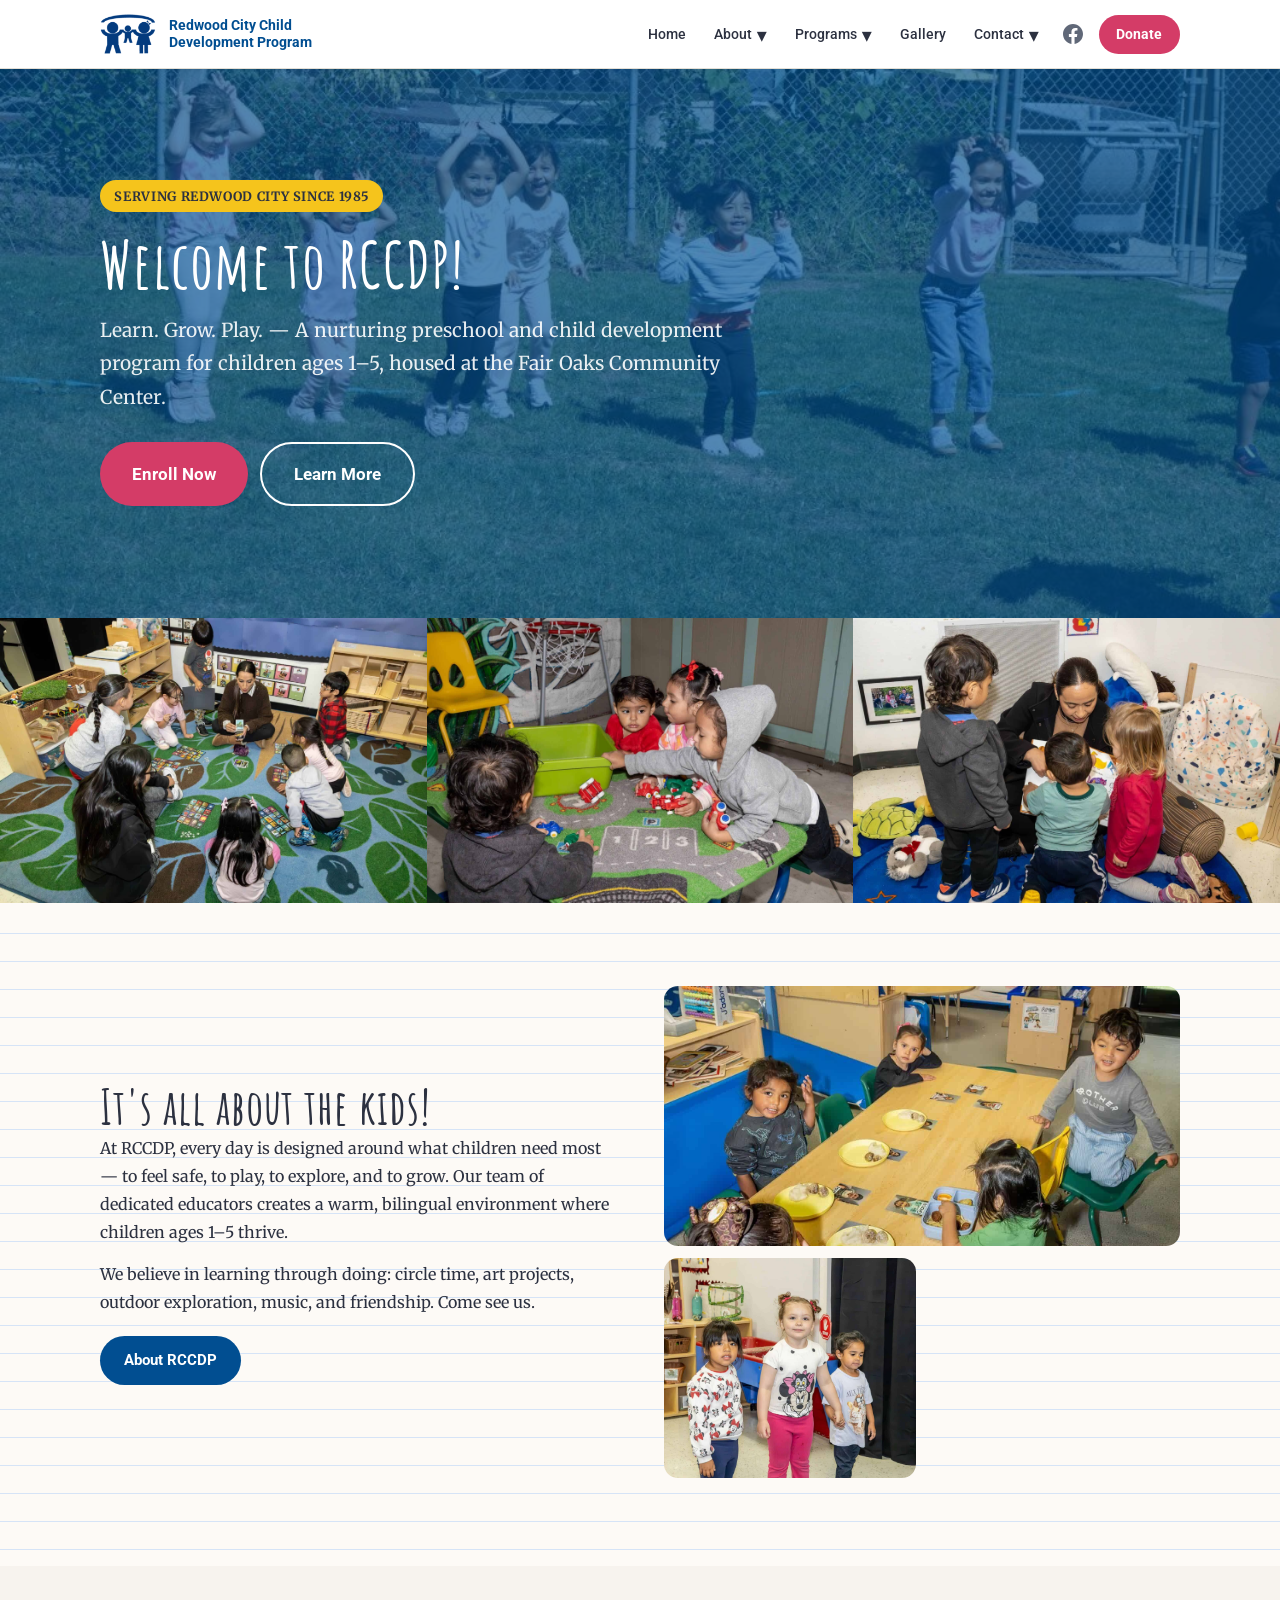
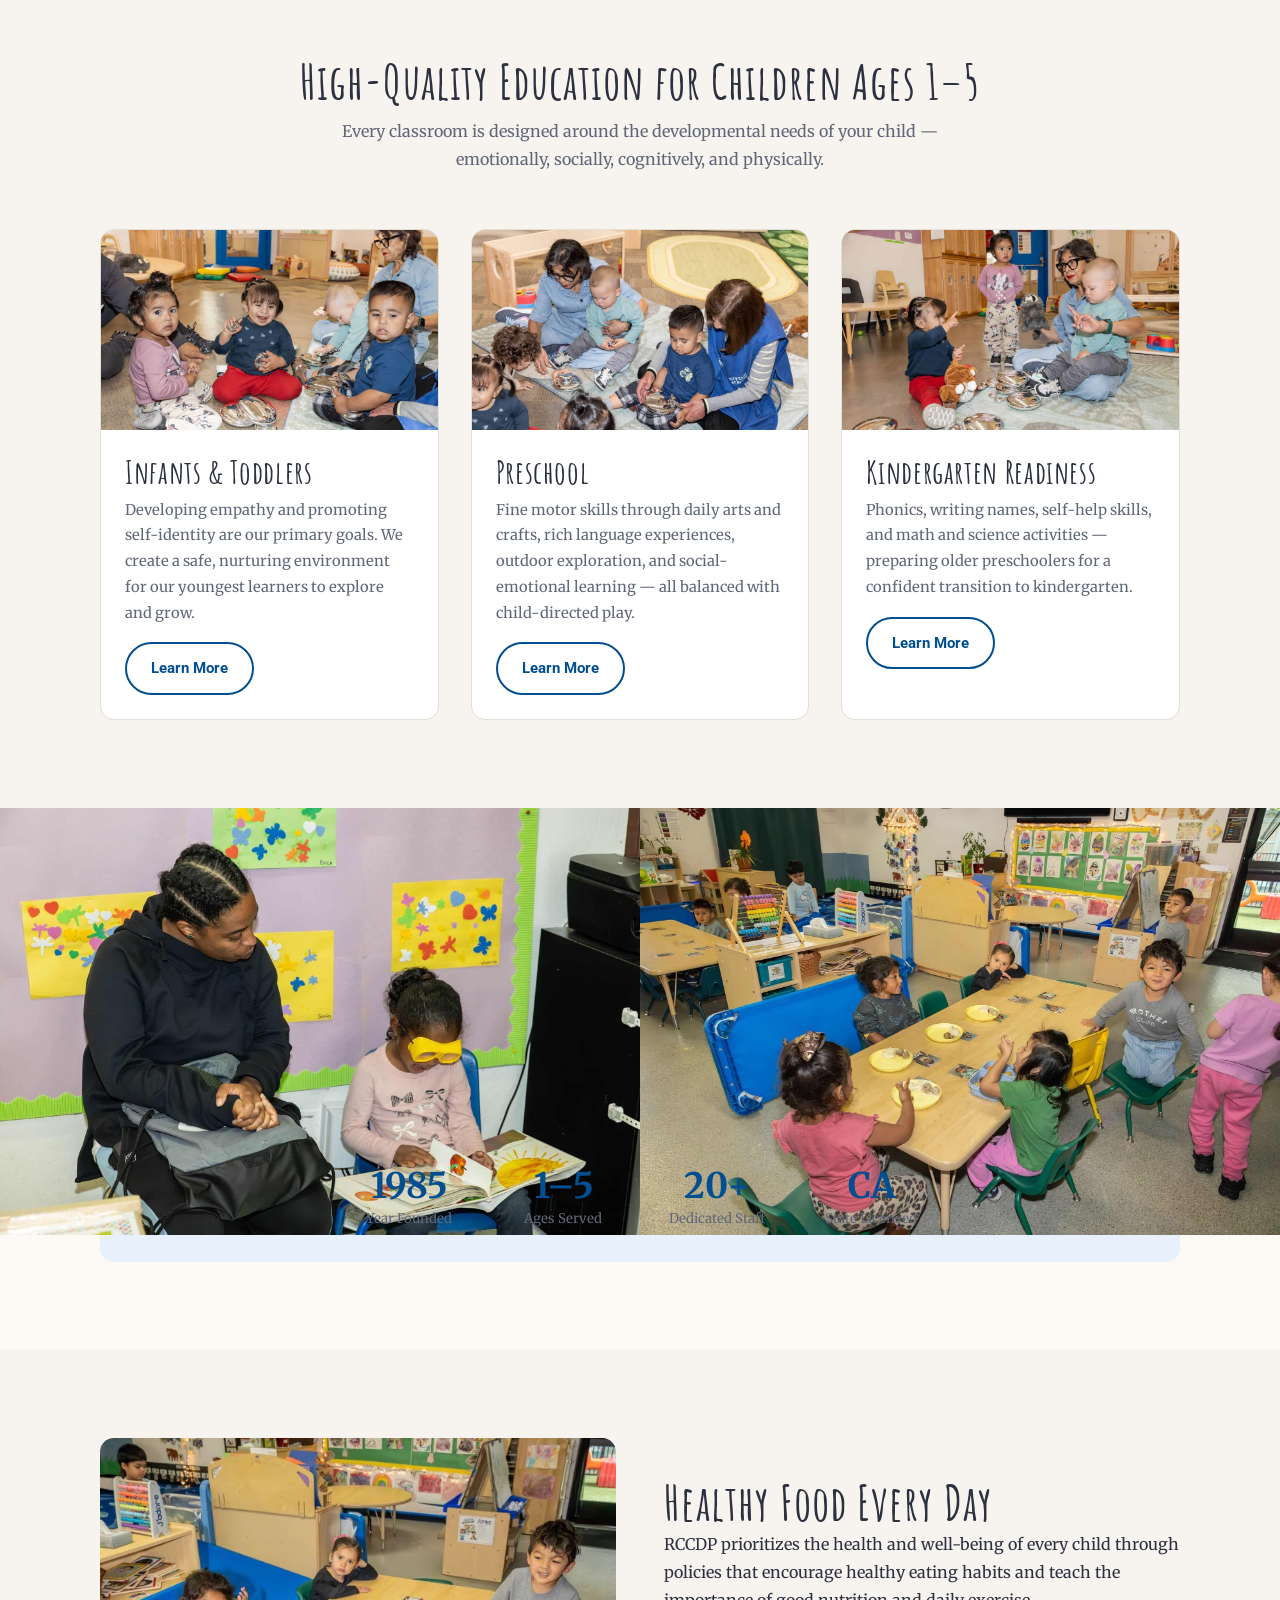
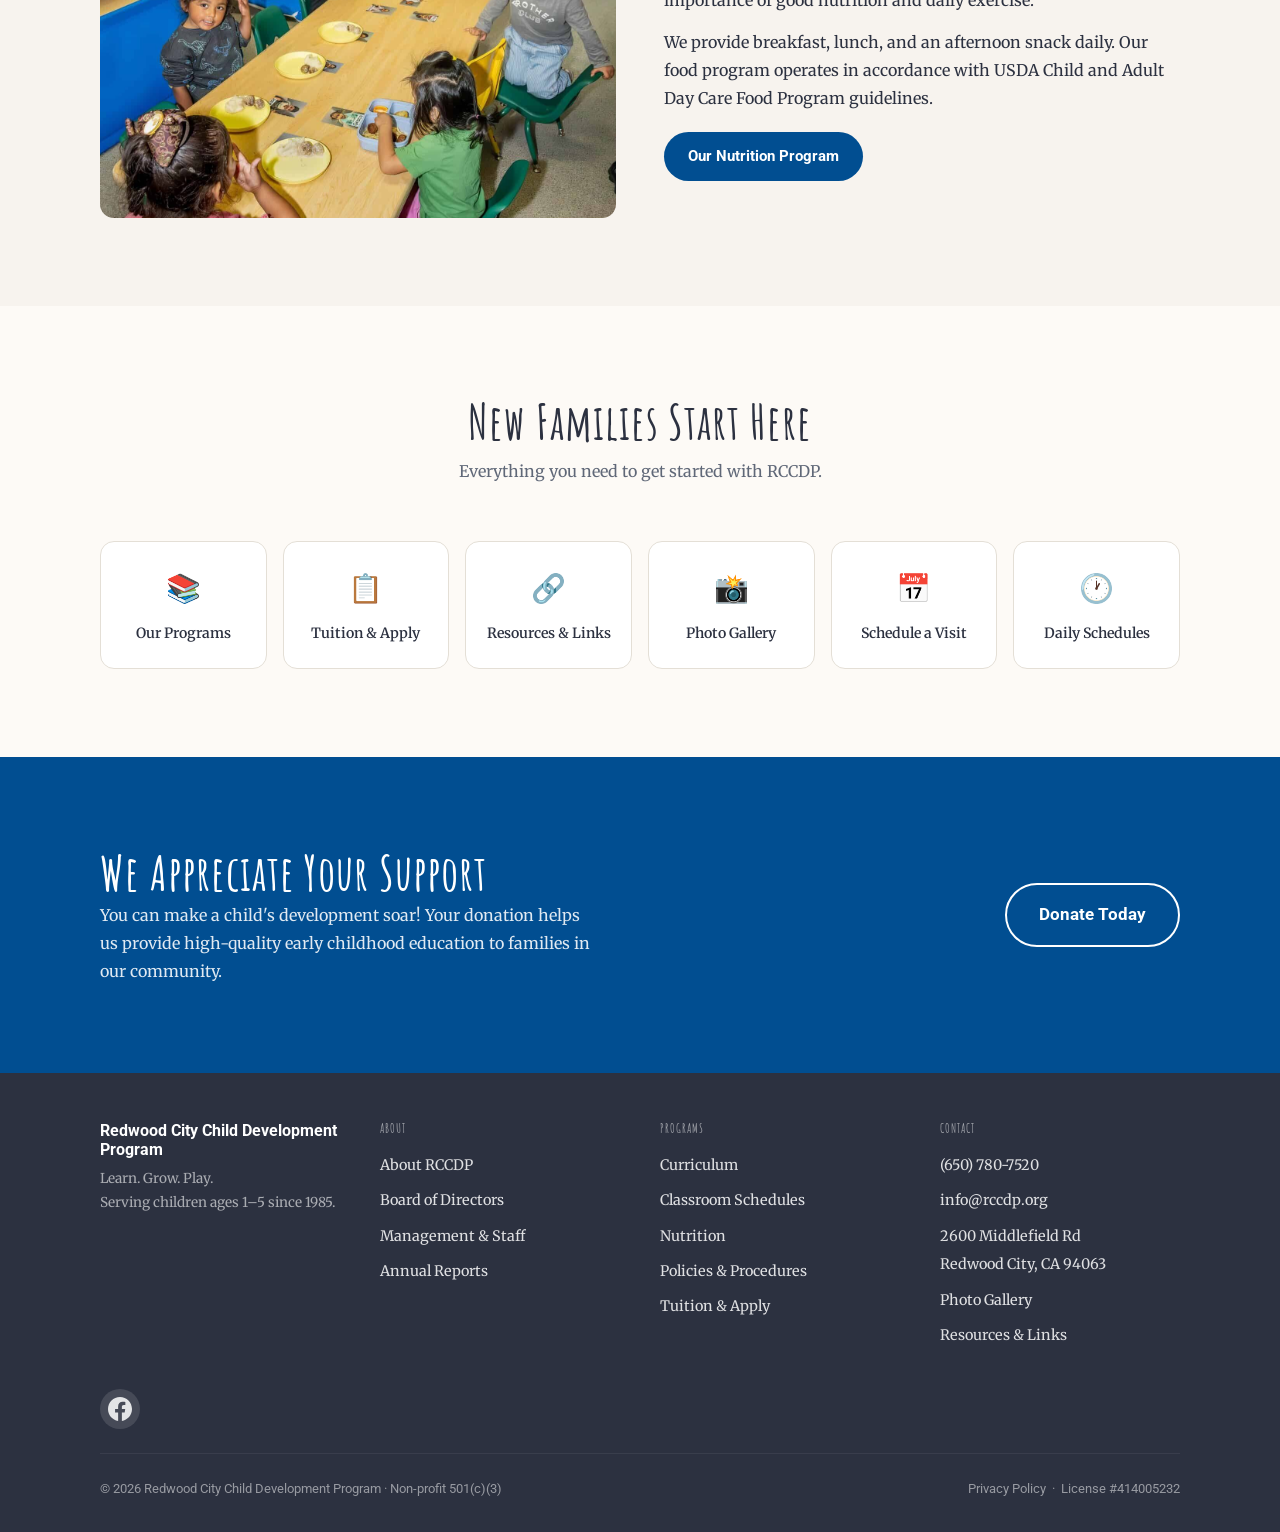
<file: index.html>
<!DOCTYPE html>
<html lang="en">
<head>
  <meta charset="UTF-8">
  <meta name="viewport" content="width=device-width, initial-scale=1.0">
  <title>Redwood City Child Development Program — Learn. Grow. Play.</title>
  <meta name="description" content="RCCDP is a private, non-profit preschool and child development program in Redwood City, CA, serving children ages 1–5 since 1985.">
  <link rel="icon" type="image/png" href="/assets/images/favicon-32.png">
  <link rel="preconnect" href="https://fonts.googleapis.com">
  <link rel="preconnect" href="https://fonts.gstatic.com" crossorigin>
  <link rel="stylesheet" href="/assets/css/style.css">
</head>
<body>

<div id="site-header"></div>

<main id="main">

  <!-- ── Hero ─────────────────────────────────────────────────── -->
  <section class="hero">
    <div class="container hero__inner">
      <div>
        <span class="hero__badge">Serving Redwood City Since 1985</span>
        <h1>Welcome to RCCDP!</h1>
        <p class="hero__sub">Learn. Grow. Play. — A nurturing preschool and child development program for children ages&nbsp;1–5, housed at the Fair&nbsp;Oaks Community Center.</p>
        <div class="hero__ctas">
          <a href="/enroll/" class="btn btn--accent btn--lg">Enroll Now</a>
          <a href="/about/" class="btn btn--outline-white btn--lg">Learn More</a>
        </div>
      </div>
    </div>
  </section>

  <!-- ── Photo strip ───────────────────────────────────────────── -->
  <section class="photo-strip" aria-label="Photos of RCCDP children">
    <img src="/assets/images/SY-0234.jpg" alt="Children in circle time" loading="eager">
    <img src="/assets/images/SY-0052.jpg" alt="Children playing at RCCDP" loading="eager">
    <img src="/assets/images/SY-0155.jpg" alt="Classroom activity at RCCDP" loading="eager">
  </section>

  <!-- ── It's all about the kids ──────────────────────────────── -->
  <section class="section section--notepad">
    <div class="container">
      <div class="grid-2" style="align-items:center; gap:3rem">
        <div>
          <h2>It's all about the kids!</h2>
          <p>At RCCDP, every day is designed around what children need most — to feel safe, to play, to explore, and to grow. Our team of dedicated educators creates a warm, bilingual environment where children ages 1–5 thrive.</p>
          <p>We believe in learning through doing: circle time, art projects, outdoor exploration, music, and friendship. Come see us.</p>
          <a href="/about/" class="btn btn--primary" style="margin-top:1.25rem">About RCCDP</a>
        </div>
        <div class="photo-collage">
          <img src="/assets/images/SY-0374.jpg" alt="Children learning at RCCDP" loading="lazy">
          <img src="/assets/images/SY-0300.jpg" alt="Kids at RCCDP" loading="lazy">
        </div>
      </div>
    </div>
  </section>

  <!-- ── Program Groups ─────────────────────────────────────────── -->
  <section class="section section--alt">
    <div class="container">
      <div class="section__header">
        <h2>High-Quality Education for Children Ages&nbsp;1–5</h2>
        <p>Every classroom is designed around the developmental needs of your child — emotionally, socially, cognitively, and physically.</p>
      </div>
      <div class="grid-3">

        <div class="card">
          <img src="/assets/images/SY-0001.jpg" alt="Infants and toddlers at RCCDP"
               loading="lazy" style="width:100%; height:200px; object-fit:cover;">
          <div class="card__body">
            <h3>Infants &amp; Toddlers</h3>
            <p>Developing empathy and promoting self-identity are our primary goals. We create a safe, nurturing environment for our youngest learners to explore and grow.</p>
            <a href="/programs/curriculum/#toddlers" class="btn btn--outline" style="margin-top:1rem">Learn More</a>
          </div>
        </div>

        <div class="card">
          <img src="/assets/images/SY-0083.jpg" alt="Preschool children at RCCDP"
               loading="lazy" style="width:100%; height:200px; object-fit:cover;">
          <div class="card__body">
            <h3>Preschool</h3>
            <p>Fine motor skills through daily arts and crafts, rich language experiences, outdoor exploration, and social-emotional learning — all balanced with child-directed play.</p>
            <a href="/programs/curriculum/#preschool" class="btn btn--outline" style="margin-top:1rem">Learn More</a>
          </div>
        </div>

        <div class="card">
          <img src="/assets/images/SY-0112.jpg" alt="Kindergarten readiness at RCCDP"
               loading="lazy" style="width:100%; height:200px; object-fit:cover;">
          <div class="card__body">
            <h3>Kindergarten Readiness</h3>
            <p>Phonics, writing names, self-help skills, and math and science activities — preparing older preschoolers for a confident transition to kindergarten.</p>
            <a href="/programs/curriculum/#kready" class="btn btn--outline" style="margin-top:1rem">Learn More</a>
          </div>
        </div>

      </div>
    </div>
  </section>

  <!-- ── Second photo strip ────────────────────────────────────── -->
  <section class="photo-strip photo-strip--2" aria-label="More photos of RCCDP">
    <img src="/assets/images/SY-0200.jpg" alt="RCCDP classroom" loading="lazy">
    <img src="/assets/images/SY-0375.jpg" alt="Children at play" loading="lazy">
  </section>

  <!-- ── By the numbers ─────────────────────────────────────────── -->
  <section class="section">
    <div class="container">
      <div class="highlight-strip">
        <div class="highlight-strip__item">
          <div class="highlight-strip__num">1985</div>
          <div class="highlight-strip__label">Year Founded</div>
        </div>
        <div class="highlight-strip__item">
          <div class="highlight-strip__num">1–5</div>
          <div class="highlight-strip__label">Ages Served</div>
        </div>
        <div class="highlight-strip__item">
          <div class="highlight-strip__num">20+</div>
          <div class="highlight-strip__label">Dedicated Staff</div>
        </div>
        <div class="highlight-strip__item">
          <div class="highlight-strip__num">CA</div>
          <div class="highlight-strip__label">State Licensed</div>
        </div>
      </div>
    </div>
  </section>

  <!-- ── Nutrition ──────────────────────────────────────────────── -->
  <section class="section section--alt">
    <div class="container">
      <div class="grid-2" style="align-items:center; gap:3rem">
        <img src="/assets/images/SY-0374.jpg" alt="RCCDP nutrition and mealtime"
             loading="lazy" style="width:100%; border-radius:var(--radius); max-height:380px; object-fit:cover;">
        <div>
          <h2>Healthy Food Every Day</h2>
          <p>RCCDP prioritizes the health and well-being of every child through policies that encourage healthy eating habits and teach the importance of good nutrition and daily exercise.</p>
          <p>We provide breakfast, lunch, and an afternoon snack daily. Our food program operates in accordance with USDA Child and Adult Day Care Food Program guidelines.</p>
          <a href="/programs/nutrition/" class="btn btn--primary" style="margin-top:1.25rem">Our Nutrition Program</a>
        </div>
      </div>
    </div>
  </section>

  <!-- ── New Families Start Here ───────────────────────────────── -->
  <section class="section">
    <div class="container">
      <div class="section__header">
        <h2>New Families Start Here</h2>
        <p>Everything you need to get started with RCCDP.</p>
      </div>
      <nav class="quicklinks" aria-label="Quick links for new families">
        <a href="/programs/curriculum/" class="quicklink">
          <span class="quicklink__icon">📚</span>
          Our Programs
        </a>
        <a href="/enroll/" class="quicklink">
          <span class="quicklink__icon">📋</span>
          Tuition &amp; Apply
        </a>
        <a href="/resources/" class="quicklink">
          <span class="quicklink__icon">🔗</span>
          Resources &amp; Links
        </a>
        <a href="/gallery/" class="quicklink">
          <span class="quicklink__icon">📸</span>
          Photo Gallery
        </a>
        <a href="/contact/" class="quicklink">
          <span class="quicklink__icon">📅</span>
          Schedule a Visit
        </a>
        <a href="/programs/schedules/" class="quicklink">
          <span class="quicklink__icon">🕐</span>
          Daily Schedules
        </a>
      </nav>
    </div>
  </section>

  <!-- ── CTA ────────────────────────────────────────────────────── -->
  <section class="section section--primary">
    <div class="container">
      <div style="display:flex; flex-wrap:wrap; align-items:center; justify-content:space-between; gap:1.5rem">
        <div>
          <h2 style="color:#fff">We Appreciate Your Support</h2>
          <p style="color:rgba(255,255,255,.88); max-width:50ch">You can make a child's development soar! Your donation helps us provide high-quality early childhood education to families in our community.</p>
        </div>
        <a href="https://givebutter.com/rccdp"
           class="btn btn--outline-white btn--lg"
           target="_blank" rel="noopener noreferrer">Donate Today</a>
      </div>
    </div>
  </section>

</main>

<div id="site-footer"></div>
<script src="/assets/js/components.js"></script>
</body>
</html>
</file>
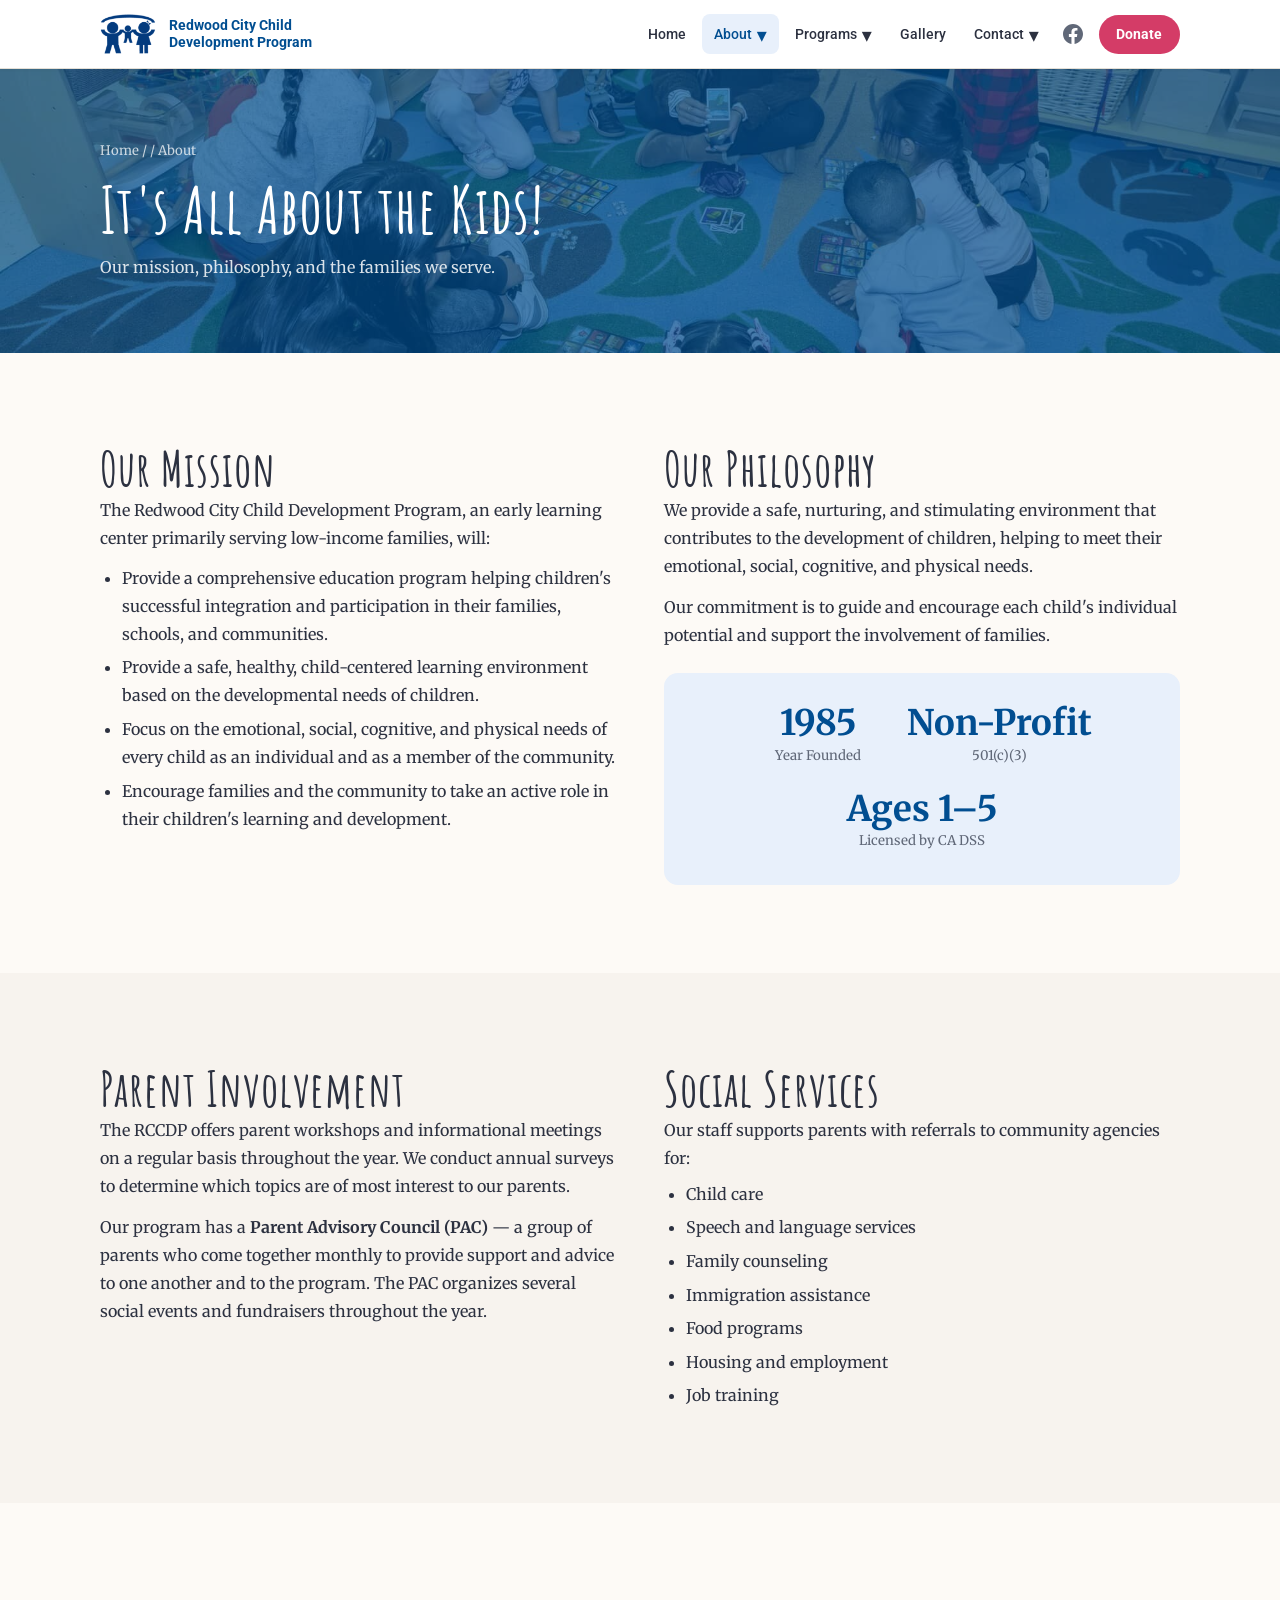
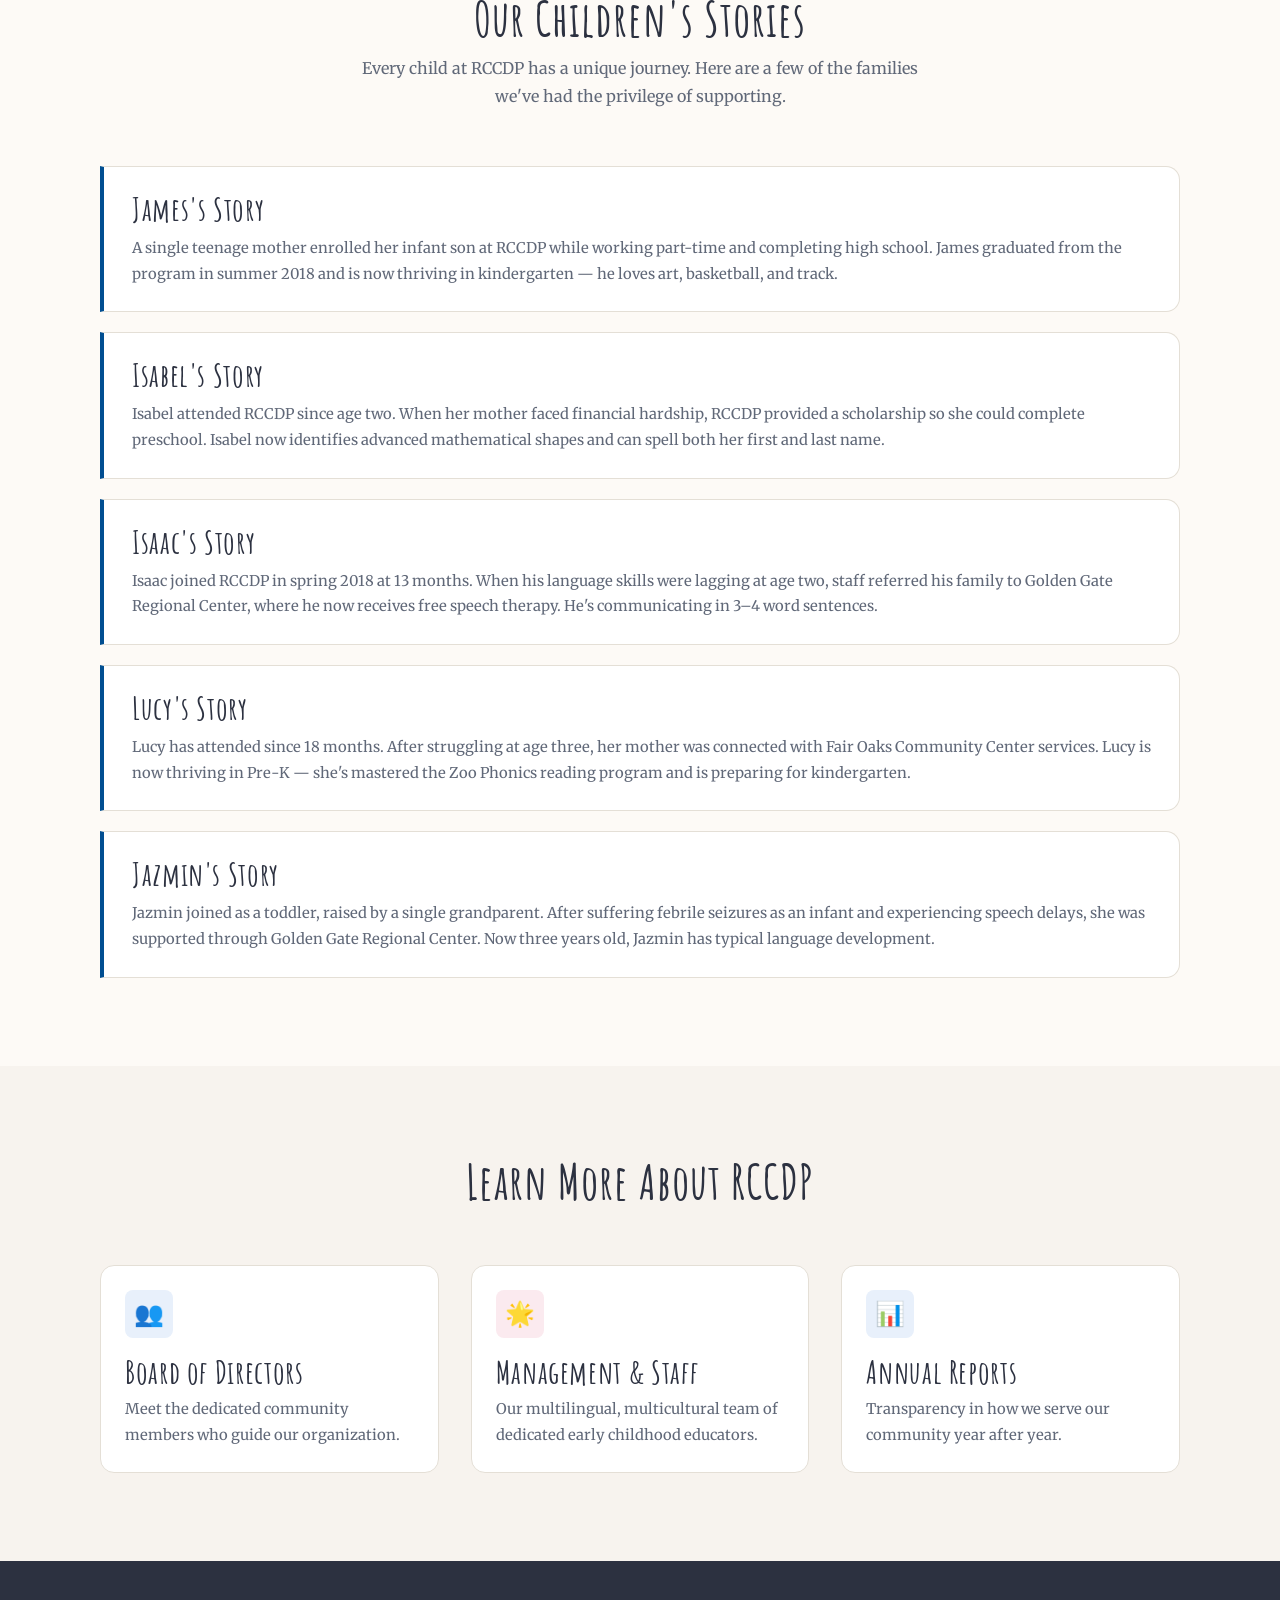
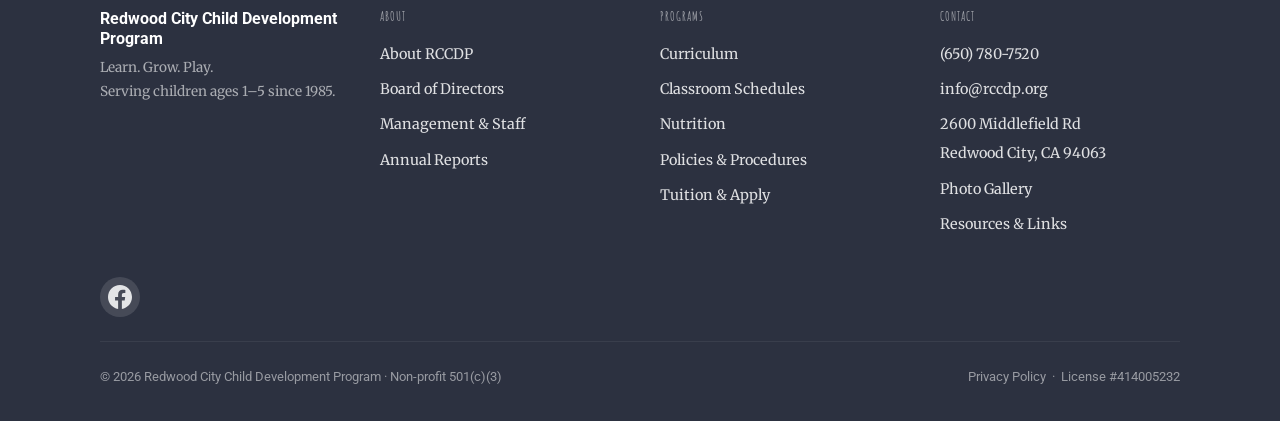
<file: about/index.html>
<!DOCTYPE html>
<html lang="en">
<head>
  <meta charset="UTF-8">
  <meta name="viewport" content="width=device-width, initial-scale=1.0">
  <title>About RCCDP | Redwood City Child Development Program</title>
  <meta name="description" content="Learn about RCCDP's mission, philosophy, parent involvement, social services, and the children we serve.">
  <link rel="icon" type="image/png" href="/assets/images/favicon-32.png">
  <link rel="preconnect" href="https://fonts.googleapis.com">
  <link rel="preconnect" href="https://fonts.gstatic.com" crossorigin>
  <link href="https://fonts.googleapis.com/css2?family=Poppins:wght@400;500;600;700&display=swap" rel="stylesheet">
  <link rel="stylesheet" href="/assets/css/style.css">
</head>
<body>

<div id="site-header"></div>

<main id="main">

  <!-- ── Page hero ─────────────────────────────────────────────── -->
  <section class="page-hero" style="--page-hero-img: url('/assets/images/SY-0234.jpg')">
    <div class="container">
      <nav class="breadcrumb" aria-label="Breadcrumb">
        <a href="/">Home</a><span aria-hidden="true"> / About</span>
      </nav>
      <h1>It's All About the Kids!</h1>
      <p>Our mission, philosophy, and the families we serve.</p>
    </div>
  </section>

  <!-- ── Mission ───────────────────────────────────────────────── -->
  <section class="section">
    <div class="container">
      <div class="grid-2" style="align-items:start; gap:3rem">

        <div>
          <h2>Our Mission</h2>
          <p>The Redwood City Child Development Program, an early learning center primarily serving low-income families, will:</p>
          <ul class="body-list" style="margin-top:.75rem">
            <li>Provide a comprehensive education program helping children's successful integration and participation in their families, schools, and communities.</li>
            <li>Provide a safe, healthy, child-centered learning environment based on the developmental needs of children.</li>
            <li>Focus on the emotional, social, cognitive, and physical needs of every child as an individual and as a member of the community.</li>
            <li>Encourage families and the community to take an active role in their children's learning and development.</li>
          </ul>
        </div>

        <div>
          <h2>Our Philosophy</h2>
          <p>We provide a safe, nurturing, and stimulating environment that contributes to the development of children, helping to meet their emotional, social, cognitive, and physical needs.</p>
          <p>Our commitment is to guide and encourage each child's individual potential and support the involvement of families.</p>

          <div class="highlight-strip" style="margin-top:1.5rem">
            <div class="highlight-strip__item">
              <div class="highlight-strip__num">1985</div>
              <div class="highlight-strip__label">Year Founded</div>
            </div>
            <div class="highlight-strip__item">
              <div class="highlight-strip__num">Non-Profit</div>
              <div class="highlight-strip__label">501(c)(3)</div>
            </div>
            <div class="highlight-strip__item">
              <div class="highlight-strip__num">Ages 1–5</div>
              <div class="highlight-strip__label">Licensed by CA DSS</div>
            </div>
          </div>
        </div>

      </div>
    </div>
  </section>

  <!-- ── Parent Involvement ─────────────────────────────────────── -->
  <section class="section section--alt">
    <div class="container">
      <div class="grid-2" style="align-items:start; gap:3rem">

        <div>
          <h2>Parent Involvement</h2>
          <p>The RCCDP offers parent workshops and informational meetings on a regular basis throughout the year. We conduct annual surveys to determine which topics are of most interest to our parents.</p>
          <p>Our program has a <strong>Parent Advisory Council (PAC)</strong> — a group of parents who come together monthly to provide support and advice to one another and to the program. The PAC organizes several social events and fundraisers throughout the year.</p>
        </div>

        <div>
          <h2>Social Services</h2>
          <p>Our staff supports parents with referrals to community agencies for:</p>
          <ul class="body-list" style="margin-top:.5rem">
            <li>Child care</li>
            <li>Speech and language services</li>
            <li>Family counseling</li>
            <li>Immigration assistance</li>
            <li>Food programs</li>
            <li>Housing and employment</li>
            <li>Job training</li>
          </ul>
        </div>

      </div>
    </div>
  </section>

  <!-- ── Children's Stories ─────────────────────────────────────── -->
  <section class="section" id="stories">
    <div class="container">
      <div class="section__header">
        <h2>Our Children's Stories</h2>
        <p>Every child at RCCDP has a unique journey. Here are a few of the families we've had the privilege of supporting.</p>
      </div>

      <div style="display:grid; gap:1.25rem">

        <div class="story-card">
          <h3>James's Story</h3>
          <p>A single teenage mother enrolled her infant son at RCCDP while working part-time and completing high school. James graduated from the program in summer 2018 and is now thriving in kindergarten — he loves art, basketball, and track.</p>
        </div>

        <div class="story-card">
          <h3>Isabel's Story</h3>
          <p>Isabel attended RCCDP since age two. When her mother faced financial hardship, RCCDP provided a scholarship so she could complete preschool. Isabel now identifies advanced mathematical shapes and can spell both her first and last name.</p>
        </div>

        <div class="story-card">
          <h3>Isaac's Story</h3>
          <p>Isaac joined RCCDP in spring 2018 at 13 months. When his language skills were lagging at age two, staff referred his family to Golden Gate Regional Center, where he now receives free speech therapy. He's communicating in 3–4 word sentences.</p>
        </div>

        <div class="story-card">
          <h3>Lucy's Story</h3>
          <p>Lucy has attended since 18 months. After struggling at age three, her mother was connected with Fair Oaks Community Center services. Lucy is now thriving in Pre-K — she's mastered the Zoo Phonics reading program and is preparing for kindergarten.</p>
        </div>

        <div class="story-card">
          <h3>Jazmin's Story</h3>
          <p>Jazmin joined as a toddler, raised by a single grandparent. After suffering febrile seizures as an infant and experiencing speech delays, she was supported through Golden Gate Regional Center. Now three years old, Jazmin has typical language development.</p>
        </div>

      </div>
    </div>
  </section>

  <!-- ── Navigation shortcuts ───────────────────────────────────── -->
  <section class="section section--alt">
    <div class="container">
      <div class="section__header">
        <h2>Learn More About RCCDP</h2>
      </div>
      <div class="grid-3">
        <a href="/about/board/" class="card" style="text-decoration:none">
          <div class="card__body">
            <div class="card__icon card__icon--primary">👥</div>
            <h3>Board of Directors</h3>
            <p>Meet the dedicated community members who guide our organization.</p>
          </div>
        </a>
        <a href="/about/staff/" class="card" style="text-decoration:none">
          <div class="card__body">
            <div class="card__icon card__icon--accent">🌟</div>
            <h3>Management &amp; Staff</h3>
            <p>Our multilingual, multicultural team of dedicated early childhood educators.</p>
          </div>
        </a>
        <a href="/about/annual-reports/" class="card" style="text-decoration:none">
          <div class="card__body">
            <div class="card__icon card__icon--primary">📊</div>
            <h3>Annual Reports</h3>
            <p>Transparency in how we serve our community year after year.</p>
          </div>
        </a>
      </div>
    </div>
  </section>

</main>

<div id="site-footer"></div>
<script src="/assets/js/components.js"></script>
</body>
</html>
</file>
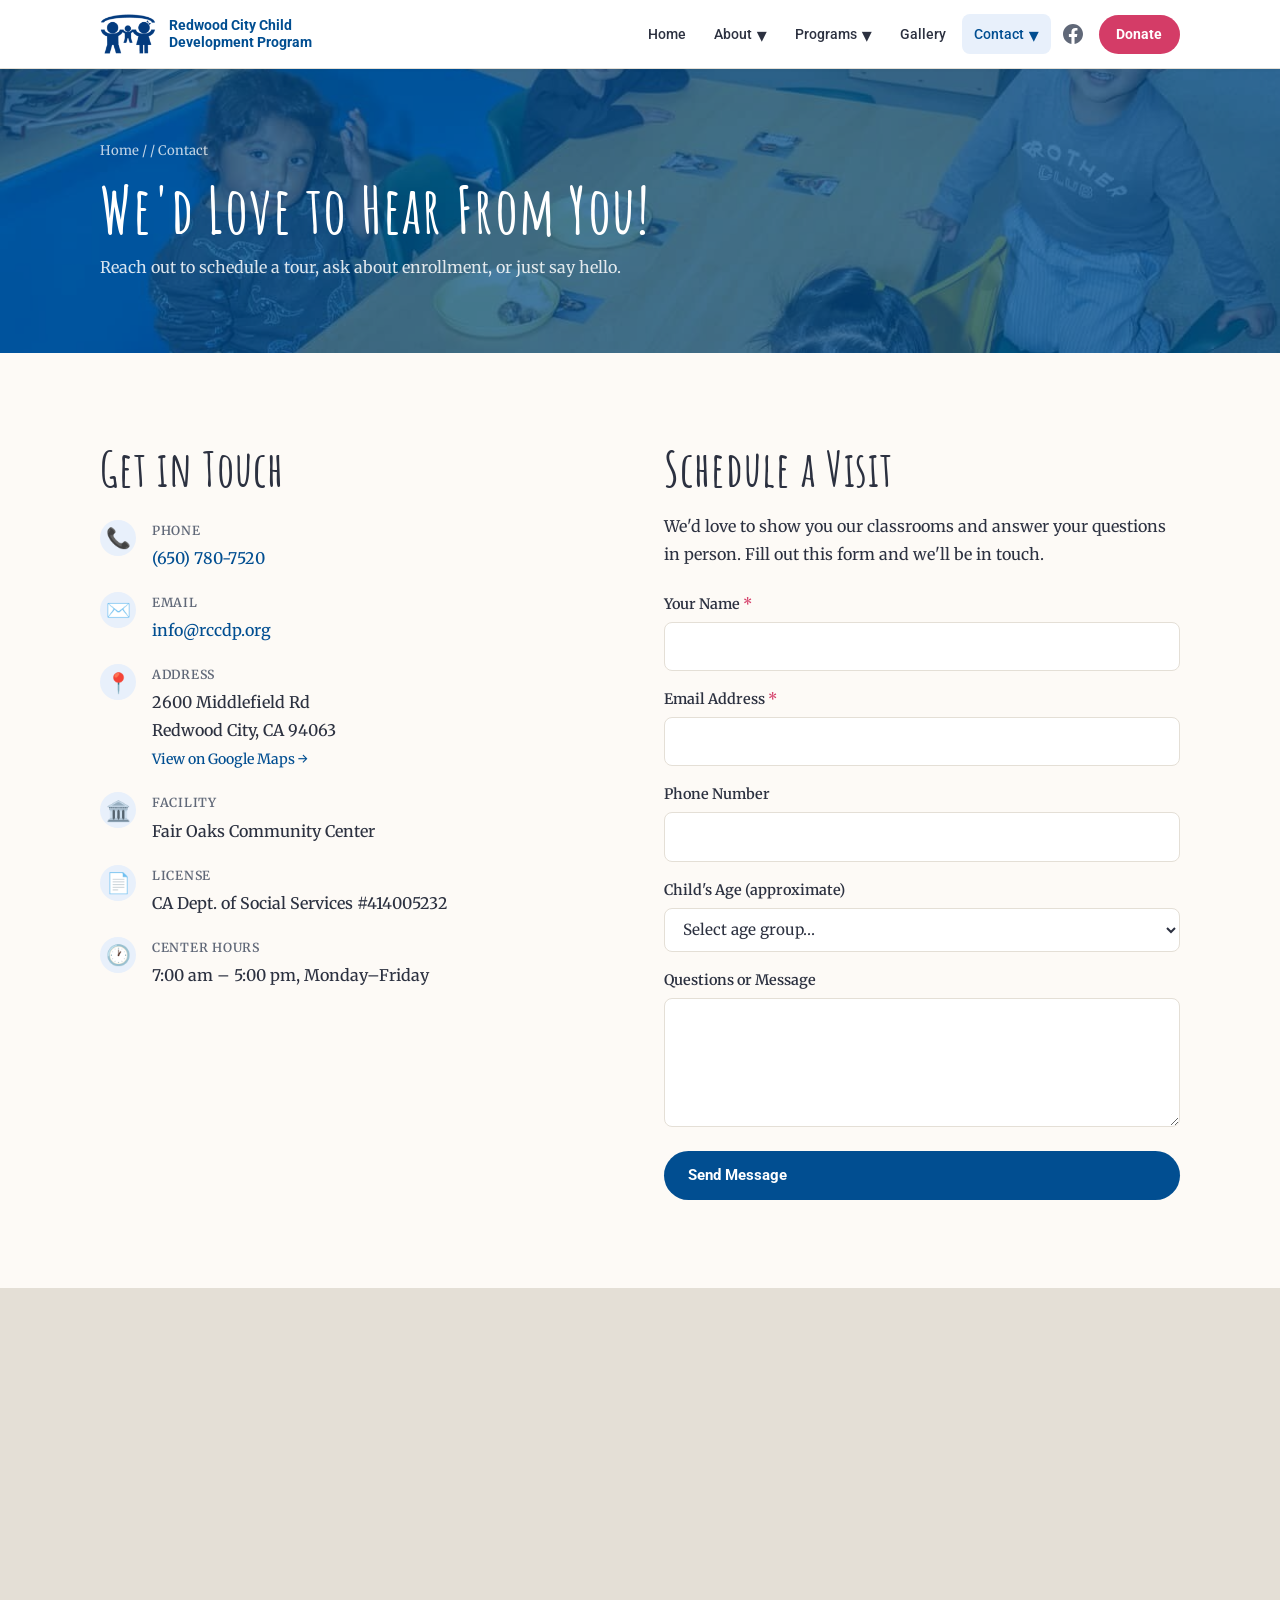
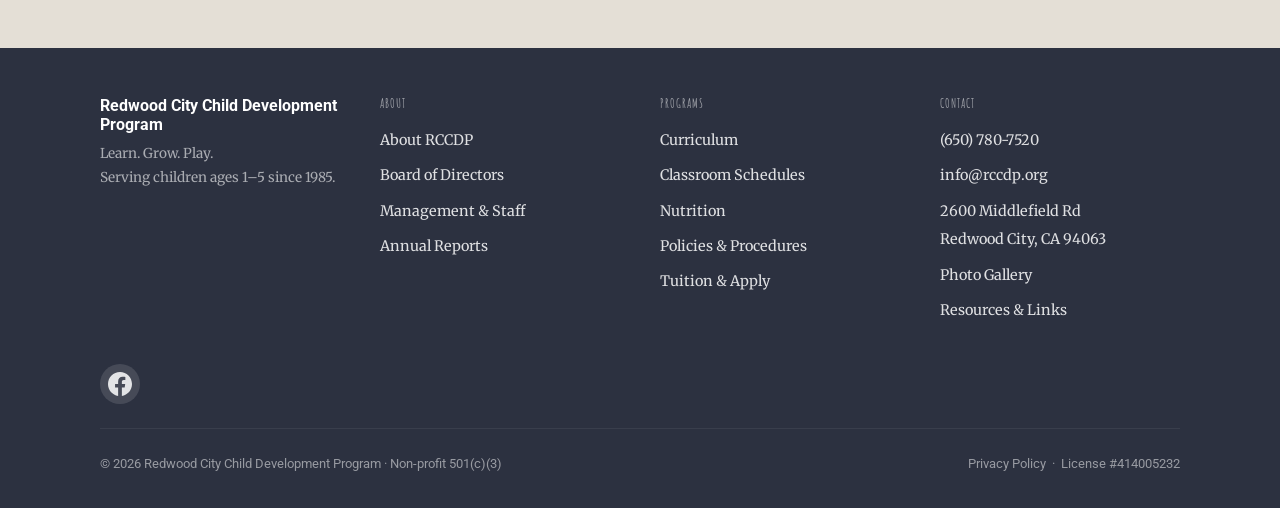
<file: contact/index.html>
<!DOCTYPE html>
<html lang="en">
<head>
  <meta charset="UTF-8">
  <meta name="viewport" content="width=device-width, initial-scale=1.0">
  <title>Contact Us | Redwood City Child Development Program</title>
  <meta name="description" content="Contact RCCDP — phone, email, address, and a way to schedule a visit to our program at the Fair Oaks Community Center.">
  <link rel="icon" type="image/png" href="/assets/images/favicon-32.png">
  <link rel="preconnect" href="https://fonts.googleapis.com">
  <link rel="preconnect" href="https://fonts.gstatic.com" crossorigin>
  <link href="https://fonts.googleapis.com/css2?family=Poppins:wght@400;500;600;700&display=swap" rel="stylesheet">
  <link rel="stylesheet" href="/assets/css/style.css">
</head>
<body>

<div id="site-header"></div>

<main id="main">

  <section class="page-hero" style="--page-hero-img: url('/assets/images/SY-0374.jpg')">
    <div class="container">
      <nav class="breadcrumb" aria-label="Breadcrumb">
        <a href="/">Home</a><span> / Contact</span>
      </nav>
      <h1>We'd Love to Hear From You!</h1>
      <p>Reach out to schedule a tour, ask about enrollment, or just say hello.</p>
    </div>
  </section>

  <section class="section">
    <div class="container">
      <div class="grid-2" style="align-items:start; gap:3rem">

        <!-- Contact info -->
        <div>
          <h2 style="margin-bottom:1.5rem">Get in Touch</h2>

          <div class="contact-block">
            <div class="contact-block__icon" aria-hidden="true">📞</div>
            <div>
              <div class="contact-block__label">Phone</div>
              <div class="contact-block__val"><a href="tel:+16507807520">(650) 780-7520</a></div>
            </div>
          </div>

          <div class="contact-block">
            <div class="contact-block__icon" aria-hidden="true">✉️</div>
            <div>
              <div class="contact-block__label">Email</div>
              <div class="contact-block__val"><a href="mailto:info@rccdp.org">info@rccdp.org</a></div>
            </div>
          </div>

          <div class="contact-block">
            <div class="contact-block__icon" aria-hidden="true">📍</div>
            <div>
              <div class="contact-block__label">Address</div>
              <div class="contact-block__val">
                2600 Middlefield Rd<br>
                Redwood City, CA 94063<br>
                <a href="https://maps.google.com/?q=2600+Middlefield+Rd+Redwood+City+CA+94063"
                   target="_blank" rel="noopener noreferrer"
                   style="font-size:.88rem">View on Google Maps →</a>
              </div>
            </div>
          </div>

          <div class="contact-block">
            <div class="contact-block__icon" aria-hidden="true">🏛️</div>
            <div>
              <div class="contact-block__label">Facility</div>
              <div class="contact-block__val">Fair Oaks Community Center</div>
            </div>
          </div>

          <div class="contact-block">
            <div class="contact-block__icon" aria-hidden="true">📄</div>
            <div>
              <div class="contact-block__label">License</div>
              <div class="contact-block__val">CA Dept. of Social Services #414005232</div>
            </div>
          </div>

          <div class="contact-block">
            <div class="contact-block__icon" aria-hidden="true">🕐</div>
            <div>
              <div class="contact-block__label">Center Hours</div>
              <div class="contact-block__val">7:00 am – 5:00 pm, Monday–Friday</div>
            </div>
          </div>
        </div>

        <!-- Schedule a visit / contact form -->
        <div>
          <h2 style="margin-bottom:1rem">Schedule a Visit</h2>
          <p style="margin-bottom:1.5rem">We'd love to show you our classrooms and answer your questions in person. Fill out this form and we'll be in touch.</p>

          <form name="contact" method="POST" data-netlify="true" netlify-honeypot="bot-field"
                style="display:grid; gap:1rem">

            <input type="hidden" name="form-name" value="contact">
            <!-- Honeypot -->
            <p style="display:none"><label>Don't fill this out: <input name="bot-field"></label></p>

            <div>
              <label for="name" style="display:block; font-weight:600; font-size:.9rem; margin-bottom:.3rem">Your Name <span aria-hidden="true" style="color:var(--clr-accent)">*</span></label>
              <input type="text" id="name" name="name" required
                     style="width:100%; padding:.65rem .9rem; border:1.5px solid var(--clr-border); border-radius:var(--radius-sm); font:inherit; font-size:.95rem; background:var(--clr-surface); color:var(--clr-text); transition:border-color .15s"
                     onfocus="this.style.borderColor='var(--clr-primary)'"
                     onblur="this.style.borderColor='var(--clr-border)'">
            </div>

            <div>
              <label for="email" style="display:block; font-weight:600; font-size:.9rem; margin-bottom:.3rem">Email Address <span aria-hidden="true" style="color:var(--clr-accent)">*</span></label>
              <input type="email" id="email" name="email" required
                     style="width:100%; padding:.65rem .9rem; border:1.5px solid var(--clr-border); border-radius:var(--radius-sm); font:inherit; font-size:.95rem; background:var(--clr-surface); color:var(--clr-text); transition:border-color .15s"
                     onfocus="this.style.borderColor='var(--clr-primary)'"
                     onblur="this.style.borderColor='var(--clr-border)'">
            </div>

            <div>
              <label for="phone" style="display:block; font-weight:600; font-size:.9rem; margin-bottom:.3rem">Phone Number</label>
              <input type="tel" id="phone" name="phone"
                     style="width:100%; padding:.65rem .9rem; border:1.5px solid var(--clr-border); border-radius:var(--radius-sm); font:inherit; font-size:.95rem; background:var(--clr-surface); color:var(--clr-text); transition:border-color .15s"
                     onfocus="this.style.borderColor='var(--clr-primary)'"
                     onblur="this.style.borderColor='var(--clr-border)'">
            </div>

            <div>
              <label for="child-age" style="display:block; font-weight:600; font-size:.9rem; margin-bottom:.3rem">Child's Age (approximate)</label>
              <select id="child-age" name="child-age"
                      style="width:100%; padding:.65rem .9rem; border:1.5px solid var(--clr-border); border-radius:var(--radius-sm); font:inherit; font-size:.95rem; background:var(--clr-surface); color:var(--clr-text)">
                <option value="">Select age group…</option>
                <option value="infant">Under 1 year</option>
                <option value="toddler">1–2 years (Toddler)</option>
                <option value="twos">2–3 years (Twos)</option>
                <option value="preschool">3–4 years (Preschool)</option>
                <option value="kready">4–5 years (Kindergarten Readiness)</option>
              </select>
            </div>

            <div>
              <label for="message" style="display:block; font-weight:600; font-size:.9rem; margin-bottom:.3rem">Questions or Message</label>
              <textarea id="message" name="message" rows="4"
                        style="width:100%; padding:.65rem .9rem; border:1.5px solid var(--clr-border); border-radius:var(--radius-sm); font:inherit; font-size:.95rem; background:var(--clr-surface); color:var(--clr-text); resize:vertical; transition:border-color .15s"
                        onfocus="this.style.borderColor='var(--clr-primary)'"
                        onblur="this.style.borderColor='var(--clr-border)'"></textarea>
            </div>

            <button type="submit" class="btn btn--primary">Send Message</button>
          </form>
        </div>

      </div>
    </div>
  </section>

  <!-- Map embed -->
  <section class="section section--alt" style="padding-block:0">
    <div style="height:360px; background:var(--clr-border)">
      <iframe
        title="RCCDP location map"
        width="100%" height="100%" style="border:0; display:block"
        loading="lazy" referrerpolicy="no-referrer-when-downgrade"
        src="https://www.google.com/maps/embed/v1/place?key=AIzaSyD-placeholder&q=2600+Middlefield+Rd,Redwood+City,CA+94063">
      </iframe>
      <!-- TODO: add a real Google Maps Embed API key, or replace with OpenStreetMap iframe -->
    </div>
  </section>

</main>

<div id="site-footer"></div>
<script src="/assets/js/components.js"></script>
</body>
</html>
</file>
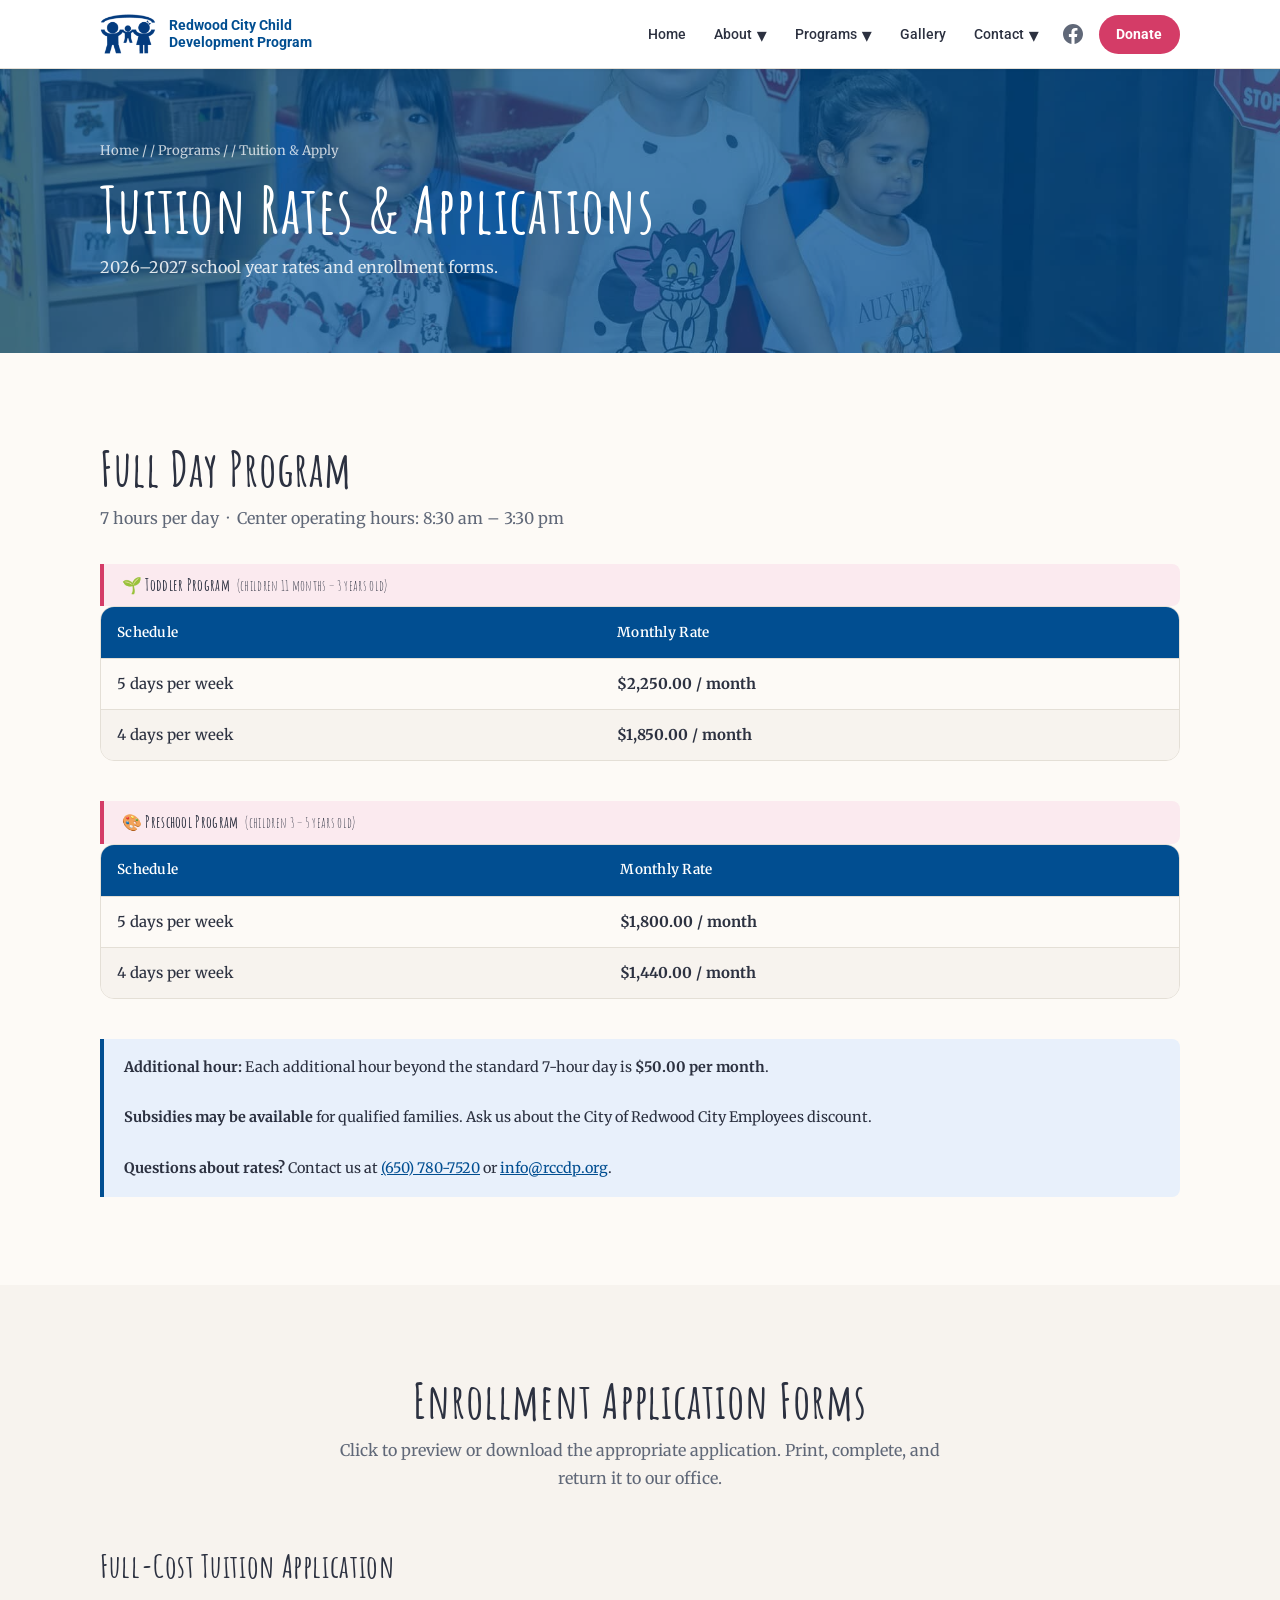
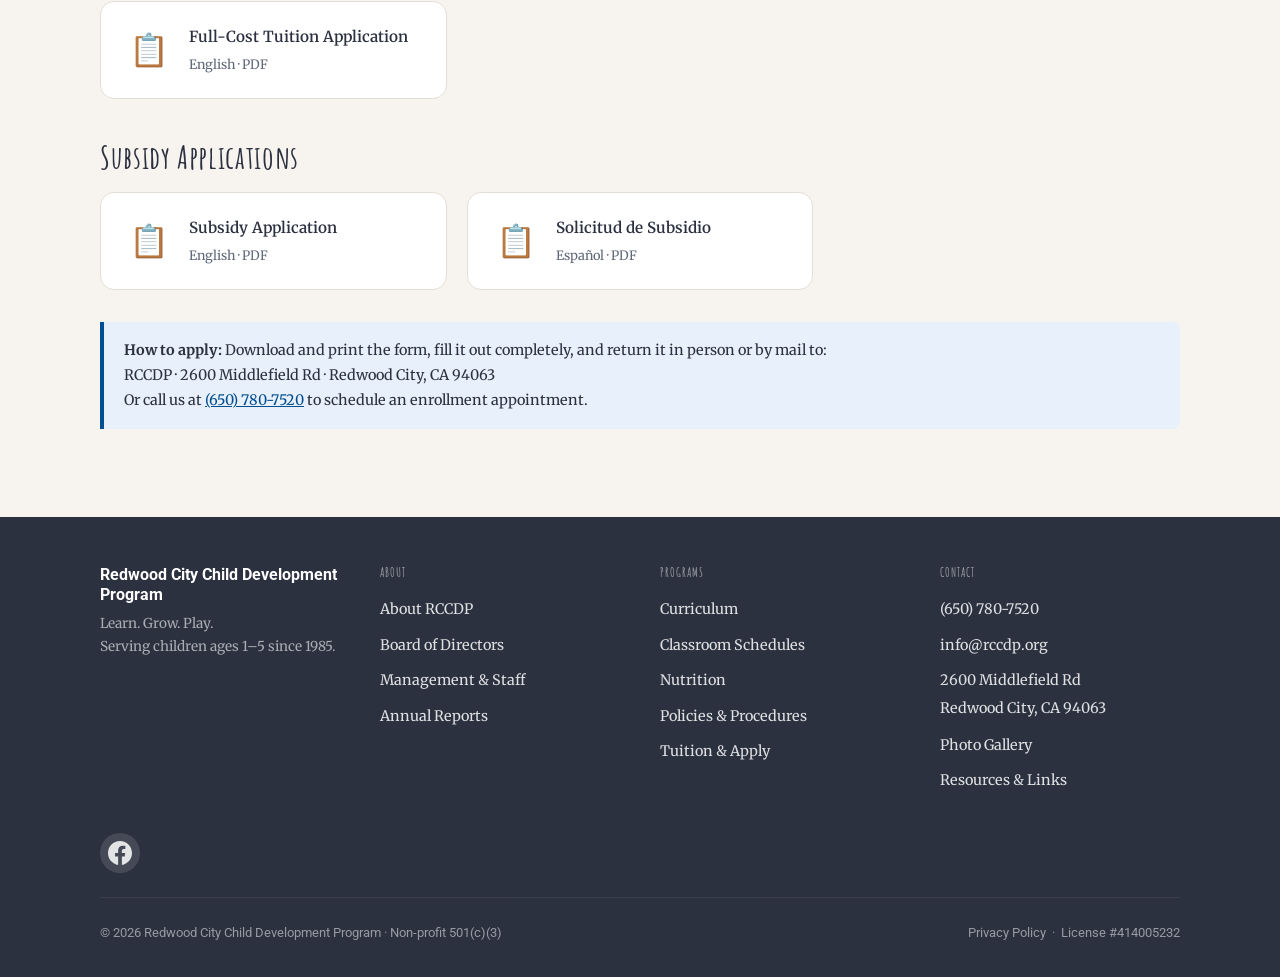
<file: enroll/index.html>
<!DOCTYPE html>
<html lang="en">
<head>
  <meta charset="UTF-8">
  <meta name="viewport" content="width=device-width, initial-scale=1.0">
  <title>Tuition &amp; Apply | Redwood City Child Development Program</title>
  <meta name="description" content="RCCDP tuition rates for the 2026–2027 school year and enrollment application forms in English and Spanish.">
  <link rel="icon" type="image/png" href="/assets/images/favicon-32.png">
  <link rel="preconnect" href="https://fonts.googleapis.com">
  <link rel="preconnect" href="https://fonts.gstatic.com" crossorigin>
  <link href="https://fonts.googleapis.com/css2?family=Poppins:wght@400;500;600;700&display=swap" rel="stylesheet">
  <link rel="stylesheet" href="/assets/css/style.css">
</head>
<body>

<div id="site-header"></div>

<main id="main">

  <section class="page-hero" style="--page-hero-img: url('/assets/images/SY-0300.jpg')">
    <div class="container">
      <nav class="breadcrumb" aria-label="Breadcrumb">
        <a href="/">Home</a><span> / </span><a href="/programs/curriculum/">Programs</a><span> / Tuition &amp; Apply</span>
      </nav>
      <h1>Tuition Rates &amp; Applications</h1>
      <p>2026–2027 school year rates and enrollment forms.</p>
    </div>
  </section>

  <!-- ── Rates ──────────────────────────────────────────────────── -->
  <section class="section">
    <div class="container">

      <h2 style="margin-bottom:.5rem">Full Day Program</h2>
      <p style="color:var(--clr-text-muted); margin-bottom:2rem">7 hours per day &nbsp;·&nbsp; Center operating hours: 8:30 am – 3:30 pm</p>

      <div class="rate-section">
        <h3>🌱 Toddler Program &nbsp;<span style="font-weight:400; font-size:.9rem">(children 11 months – 3 years old)</span></h3>
        <div class="table-wrap">
          <table class="tbl" aria-label="Toddler tuition rates">
            <thead>
              <tr><th scope="col">Schedule</th><th scope="col">Monthly Rate</th></tr>
            </thead>
            <tbody>
              <tr><td>5 days per week</td><td><strong>$2,250.00 / month</strong></td></tr>
              <tr><td>4 days per week</td><td><strong>$1,850.00 / month</strong></td></tr>
            </tbody>
          </table>
        </div>
      </div>

      <div class="rate-section" style="margin-top:2rem">
        <h3>🎨 Preschool Program &nbsp;<span style="font-weight:400; font-size:.9rem">(children 3 – 5 years old)</span></h3>
        <div class="table-wrap">
          <table class="tbl" aria-label="Preschool tuition rates">
            <thead>
              <tr><th scope="col">Schedule</th><th scope="col">Monthly Rate</th></tr>
            </thead>
            <tbody>
              <tr><td>5 days per week</td><td><strong>$1,800.00 / month</strong></td></tr>
              <tr><td>4 days per week</td><td><strong>$1,440.00 / month</strong></td></tr>
            </tbody>
          </table>
        </div>
      </div>

      <div class="notice" style="margin-top:1.75rem">
        <strong>Additional hour:</strong> Each additional hour beyond the standard 7-hour day is <strong>$50.00 per month</strong>.
        <br><br>
        <strong>Subsidies may be available</strong> for qualified families. Ask us about the City of Redwood City Employees discount.
        <br><br>
        <strong>Questions about rates?</strong> Contact us at <a href="tel:+16507807520">(650) 780-7520</a> or <a href="mailto:info@rccdp.org">info@rccdp.org</a>.
      </div>

    </div>
  </section>

  <!-- ── Application Forms ──────────────────────────────────────── -->
  <section class="section section--alt">
    <div class="container">
      <div class="section__header">
        <h2>Enrollment Application Forms</h2>
        <p>Click to preview or download the appropriate application. Print, complete, and return it to our office.</p>
      </div>

      <h3 style="margin-bottom:1rem">Full-Cost Tuition Application</h3>
      <div class="doc-grid" style="margin-bottom:2.5rem">
        <a href="/assets/documents/enrollment/rccdp-application-full-cost.pdf"
           class="doc-card" data-lightbox data-title="RCCDP Full-Cost Tuition Application">
          <div class="doc-card__icon" aria-hidden="true">📋</div>
          <div class="doc-card__text">
            <div class="doc-card__name">Full-Cost Tuition Application</div>
            <div class="doc-card__meta">English · PDF</div>
          </div>
        </a>
      </div>

      <h3 style="margin-bottom:1rem">Subsidy Applications</h3>
      <div class="doc-grid">
        <a href="/assets/documents/enrollment/rccdp-subsidy-application-english.pdf"
           class="doc-card" data-lightbox data-title="RCCDP Subsidy Application (English)">
          <div class="doc-card__icon" aria-hidden="true">📋</div>
          <div class="doc-card__text">
            <div class="doc-card__name">Subsidy Application</div>
            <div class="doc-card__meta">English · PDF</div>
          </div>
        </a>

        <a href="/assets/documents/enrollment/rccdp-subsidy-application-spanish.pdf"
           class="doc-card" data-lightbox data-title="Solicitud de Subsidio RCCDP (Español)">
          <div class="doc-card__icon" aria-hidden="true">📋</div>
          <div class="doc-card__text">
            <div class="doc-card__name">Solicitud de Subsidio</div>
            <div class="doc-card__meta">Español · PDF</div>
          </div>
        </a>
      </div>

      <div class="notice" style="margin-top:2rem">
        <strong>How to apply:</strong> Download and print the form, fill it out completely, and return it in person or by mail to:<br>
        RCCDP · 2600 Middlefield Rd · Redwood City, CA 94063<br>
        Or call us at <a href="tel:+16507807520">(650) 780-7520</a> to schedule an enrollment appointment.
      </div>
    </div>
  </section>

</main>

<!-- PDF Lightbox -->
<div class="lightbox-overlay" id="pdf-lightbox" role="dialog" aria-modal="true" aria-label="PDF Preview">
  <div class="lightbox-box">
    <div class="lightbox-bar">
      <span class="lightbox-title" id="lightbox-title"></span>
      <button class="lightbox-close" id="lightbox-close" aria-label="Close preview">&times;</button>
    </div>
    <iframe class="lightbox-iframe" id="lightbox-iframe" title="PDF preview"></iframe>
    <div class="lightbox-fallback" id="lightbox-fallback" style="display:none">
      PDF preview not available on this device. <a id="lightbox-download" href="#">Download the PDF instead →</a>
    </div>
  </div>
</div>

<div id="site-footer"></div>
<script src="/assets/js/components.js"></script>
<script src="/assets/js/lightbox.js"></script>
</body>
</html>
</file>
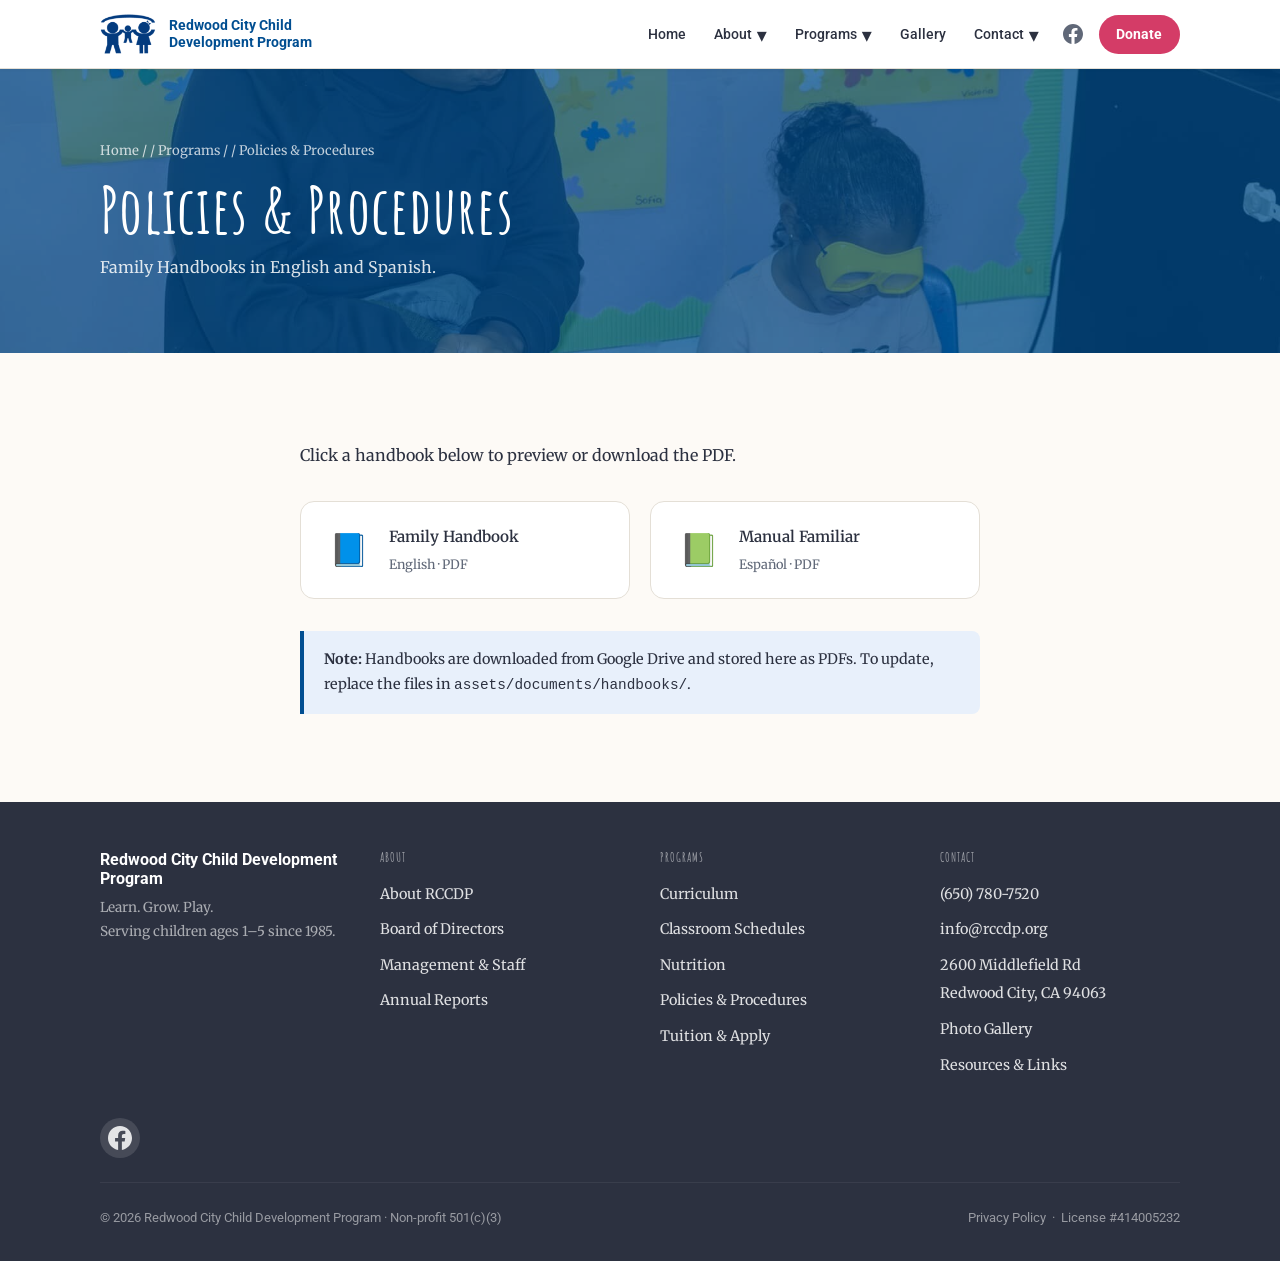
<file: policies/index.html>
<!DOCTYPE html>
<html lang="en">
<head>
  <meta charset="UTF-8">
  <meta name="viewport" content="width=device-width, initial-scale=1.0">
  <title>Policies &amp; Procedures | Redwood City Child Development Program</title>
  <meta name="description" content="Download RCCDP's Family Handbook in English and Spanish.">
  <link rel="icon" type="image/png" href="/assets/images/favicon-32.png">
  <link rel="preconnect" href="https://fonts.googleapis.com">
  <link rel="preconnect" href="https://fonts.gstatic.com" crossorigin>
  <link href="https://fonts.googleapis.com/css2?family=Poppins:wght@400;500;600;700&display=swap" rel="stylesheet">
  <link rel="stylesheet" href="/assets/css/style.css">
</head>
<body>

<div id="site-header"></div>

<main id="main">

  <section class="page-hero" style="--page-hero-img: url('/assets/images/SY-0200.jpg')">
    <div class="container">
      <nav class="breadcrumb" aria-label="Breadcrumb">
        <a href="/">Home</a><span> / </span><a href="/programs/curriculum/">Programs</a><span> / Policies &amp; Procedures</span>
      </nav>
      <h1>Policies &amp; Procedures</h1>
      <p>Family Handbooks in English and Spanish.</p>
    </div>
  </section>

  <section class="section">
    <div class="container" style="max-width:760px">
      <p style="margin-bottom:2rem">Click a handbook below to preview or download the PDF.</p>

      <div class="doc-grid">

        <a href="/assets/documents/handbooks/rccdp-family-handbook-english.pdf"
           class="doc-card" data-lightbox data-title="RCCDP Family Handbook (English)">
          <div class="doc-card__icon" aria-hidden="true">📘</div>
          <div class="doc-card__text">
            <div class="doc-card__name">Family Handbook</div>
            <div class="doc-card__meta">English · PDF</div>
          </div>
        </a>

        <a href="/assets/documents/handbooks/rccdp-family-handbook-spanish.pdf"
           class="doc-card" data-lightbox data-title="Manual Familiar RCCDP (Español)">
          <div class="doc-card__icon" aria-hidden="true">📗</div>
          <div class="doc-card__text">
            <div class="doc-card__name">Manual Familiar</div>
            <div class="doc-card__meta">Español · PDF</div>
          </div>
        </a>

      </div>

      <div class="notice" style="margin-top:2rem">
        <strong>Note:</strong> Handbooks are downloaded from Google Drive and stored here as PDFs. To update, replace the files in <code>assets/documents/handbooks/</code>.
      </div>
    </div>
  </section>

</main>

<!-- PDF Lightbox -->
<div class="lightbox-overlay" id="pdf-lightbox" role="dialog" aria-modal="true" aria-label="PDF Preview">
  <div class="lightbox-box">
    <div class="lightbox-bar">
      <span class="lightbox-title" id="lightbox-title"></span>
      <button class="lightbox-close" id="lightbox-close" aria-label="Close preview">&times;</button>
    </div>
    <iframe class="lightbox-iframe" id="lightbox-iframe" title="PDF preview"></iframe>
    <div class="lightbox-fallback" id="lightbox-fallback" style="display:none">
      PDF preview not available on this device. <a id="lightbox-download" href="#">Download the PDF instead →</a>
    </div>
  </div>
</div>

<div id="site-footer"></div>
<script src="/assets/js/components.js"></script>
<script src="/assets/js/lightbox.js"></script>
</body>
</html>
</file>
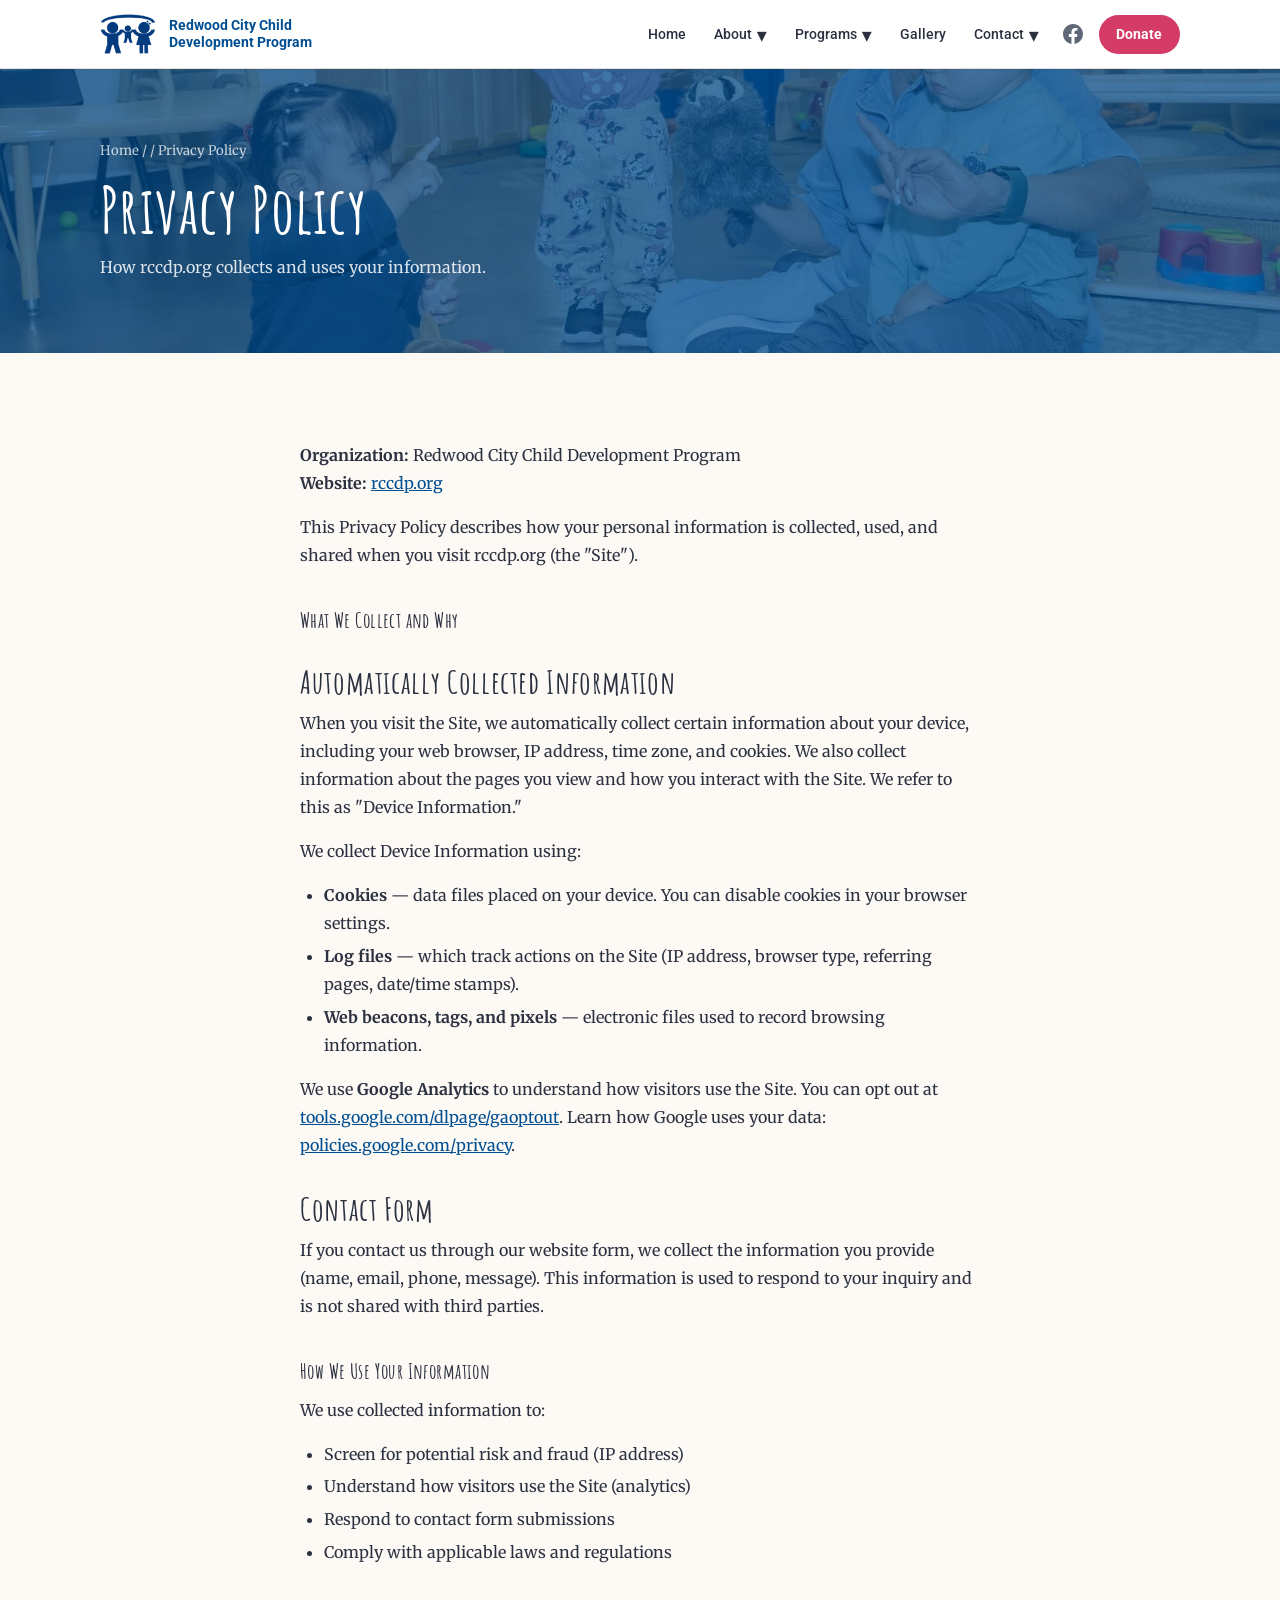
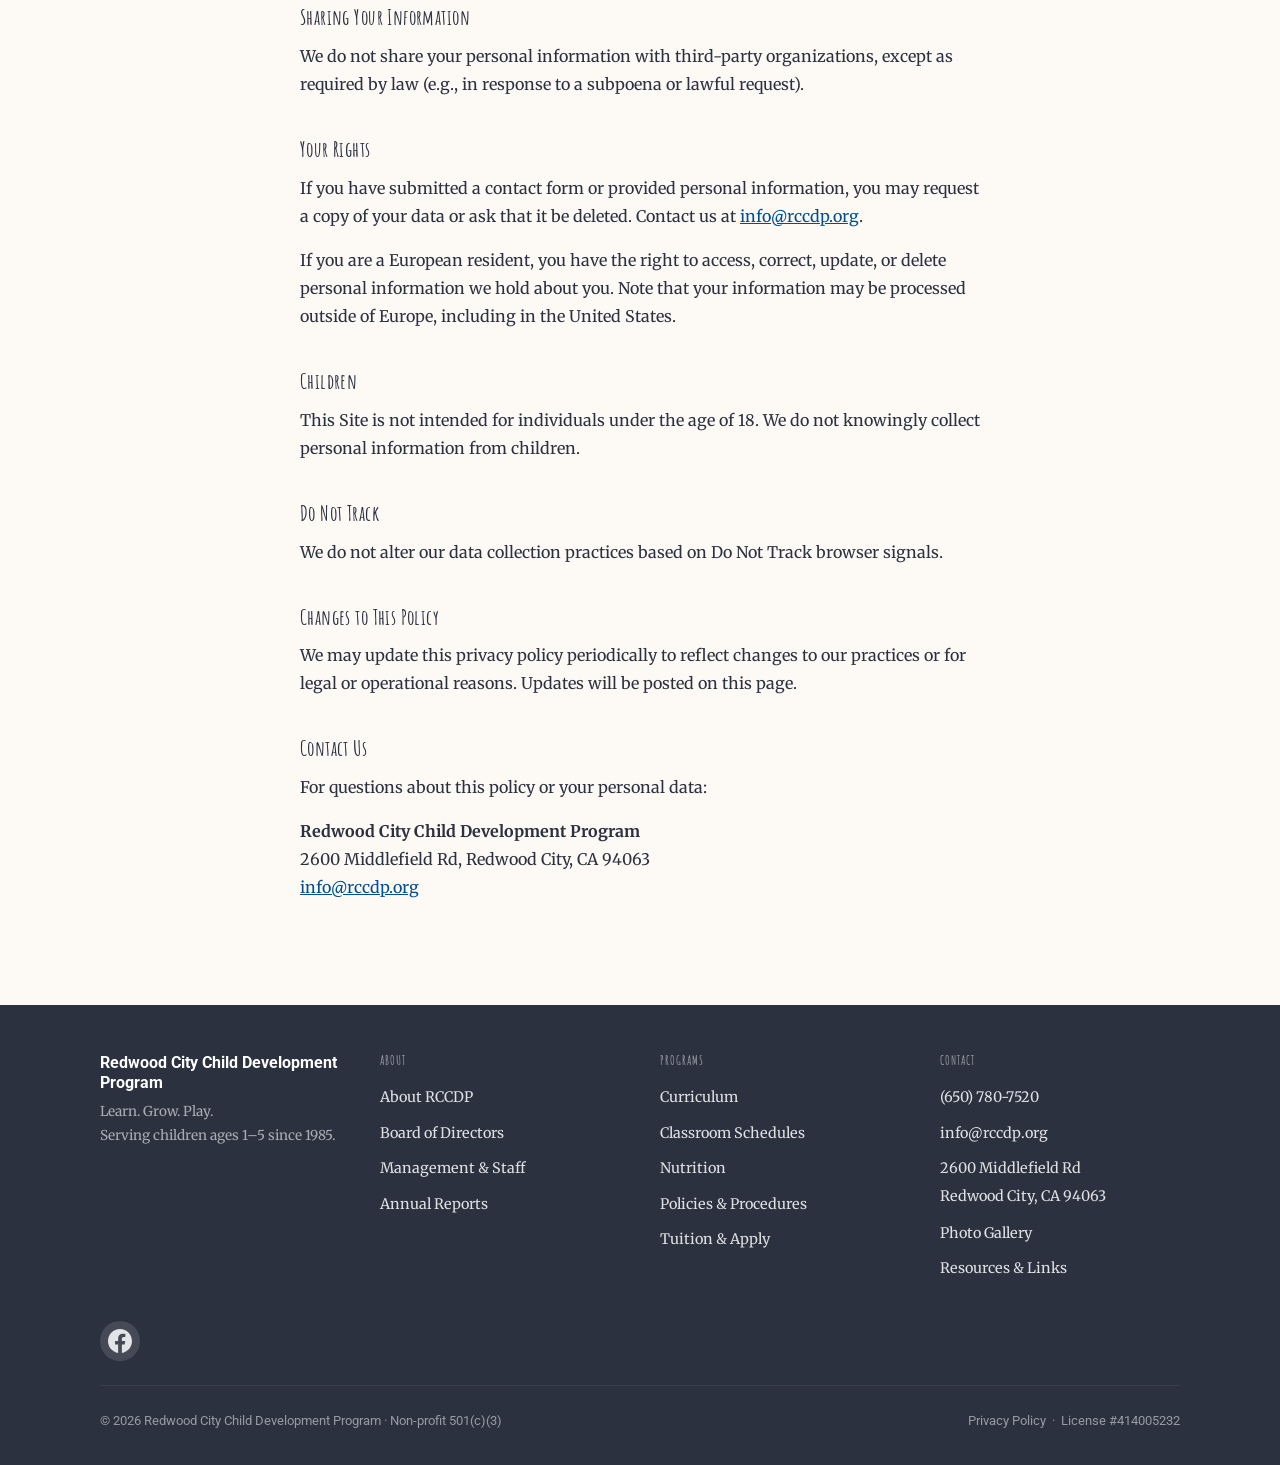
<file: privacy-policy/index.html>
<!DOCTYPE html>
<html lang="en">
<head>
  <meta charset="UTF-8">
  <meta name="viewport" content="width=device-width, initial-scale=1.0">
  <title>Privacy Policy | Redwood City Child Development Program</title>
  <meta name="description" content="RCCDP privacy policy — how we collect and use information on rccdp.org.">
  <link rel="icon" type="image/png" href="/assets/images/favicon-32.png">
  <link rel="preconnect" href="https://fonts.googleapis.com">
  <link rel="preconnect" href="https://fonts.gstatic.com" crossorigin>
  <link href="https://fonts.googleapis.com/css2?family=Poppins:wght@400;500;600;700&display=swap" rel="stylesheet">
  <link rel="stylesheet" href="/assets/css/style.css">
</head>
<body>

<div id="site-header"></div>

<main id="main">

  <section class="page-hero" style="--page-hero-img: url('/assets/images/SY-0112.jpg')">
    <div class="container">
      <nav class="breadcrumb" aria-label="Breadcrumb">
        <a href="/">Home</a><span> / Privacy Policy</span>
      </nav>
      <h1>Privacy Policy</h1>
      <p>How rccdp.org collects and uses your information.</p>
    </div>
  </section>

  <section class="section">
    <div class="container" style="max-width:760px">
      <article class="prose">

        <p><strong>Organization:</strong> Redwood City Child Development Program<br>
        <strong>Website:</strong> <a href="https://rccdp.org">rccdp.org</a></p>

        <p>This Privacy Policy describes how your personal information is collected, used, and shared when you visit rccdp.org (the "Site").</p>

        <h2>What We Collect and Why</h2>

        <h3>Automatically Collected Information</h3>
        <p>When you visit the Site, we automatically collect certain information about your device, including your web browser, IP address, time zone, and cookies. We also collect information about the pages you view and how you interact with the Site. We refer to this as "Device Information."</p>
        <p>We collect Device Information using:</p>
        <ul>
          <li><strong>Cookies</strong> — data files placed on your device. You can disable cookies in your browser settings.</li>
          <li><strong>Log files</strong> — which track actions on the Site (IP address, browser type, referring pages, date/time stamps).</li>
          <li><strong>Web beacons, tags, and pixels</strong> — electronic files used to record browsing information.</li>
        </ul>
        <p>We use <strong>Google Analytics</strong> to understand how visitors use the Site. You can opt out at <a href="https://tools.google.com/dlpage/gaoptout" target="_blank" rel="noopener noreferrer">tools.google.com/dlpage/gaoptout</a>. Learn how Google uses your data: <a href="https://policies.google.com/privacy" target="_blank" rel="noopener noreferrer">policies.google.com/privacy</a>.</p>

        <h3>Contact Form</h3>
        <p>If you contact us through our website form, we collect the information you provide (name, email, phone, message). This information is used to respond to your inquiry and is not shared with third parties.</p>

        <h2>How We Use Your Information</h2>
        <p>We use collected information to:</p>
        <ul>
          <li>Screen for potential risk and fraud (IP address)</li>
          <li>Understand how visitors use the Site (analytics)</li>
          <li>Respond to contact form submissions</li>
          <li>Comply with applicable laws and regulations</li>
        </ul>

        <h2>Sharing Your Information</h2>
        <p>We do not share your personal information with third-party organizations, except as required by law (e.g., in response to a subpoena or lawful request).</p>

        <h2>Your Rights</h2>
        <p>If you have submitted a contact form or provided personal information, you may request a copy of your data or ask that it be deleted. Contact us at <a href="mailto:info@rccdp.org">info@rccdp.org</a>.</p>
        <p>If you are a European resident, you have the right to access, correct, update, or delete personal information we hold about you. Note that your information may be processed outside of Europe, including in the United States.</p>

        <h2>Children</h2>
        <p>This Site is not intended for individuals under the age of 18. We do not knowingly collect personal information from children.</p>

        <h2>Do Not Track</h2>
        <p>We do not alter our data collection practices based on Do Not Track browser signals.</p>

        <h2>Changes to This Policy</h2>
        <p>We may update this privacy policy periodically to reflect changes to our practices or for legal or operational reasons. Updates will be posted on this page.</p>

        <h2>Contact Us</h2>
        <p>For questions about this policy or your personal data:</p>
        <p>
          <strong>Redwood City Child Development Program</strong><br>
          2600 Middlefield Rd, Redwood City, CA 94063<br>
          <a href="mailto:info@rccdp.org">info@rccdp.org</a>
        </p>

      </article>
    </div>
  </section>

</main>

<div id="site-footer"></div>
<script src="/assets/js/components.js"></script>
</body>
</html>
</file>
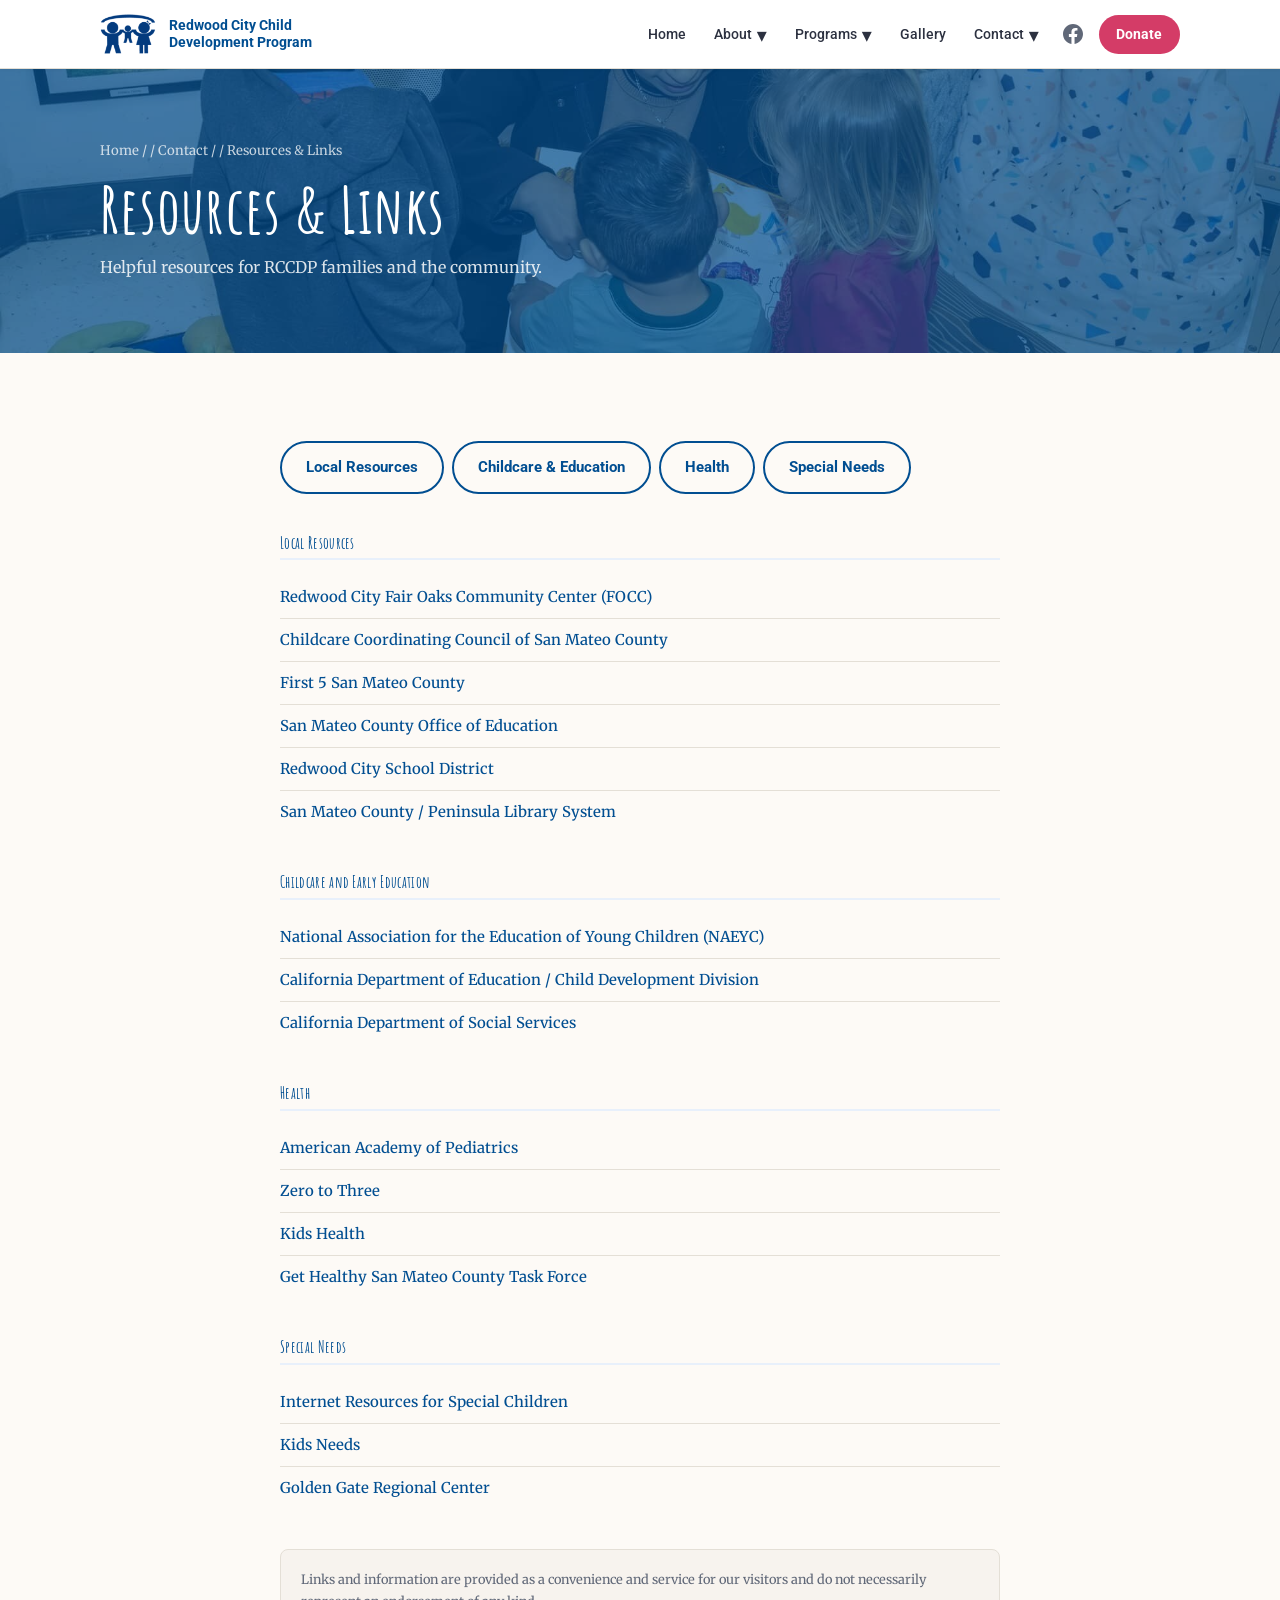
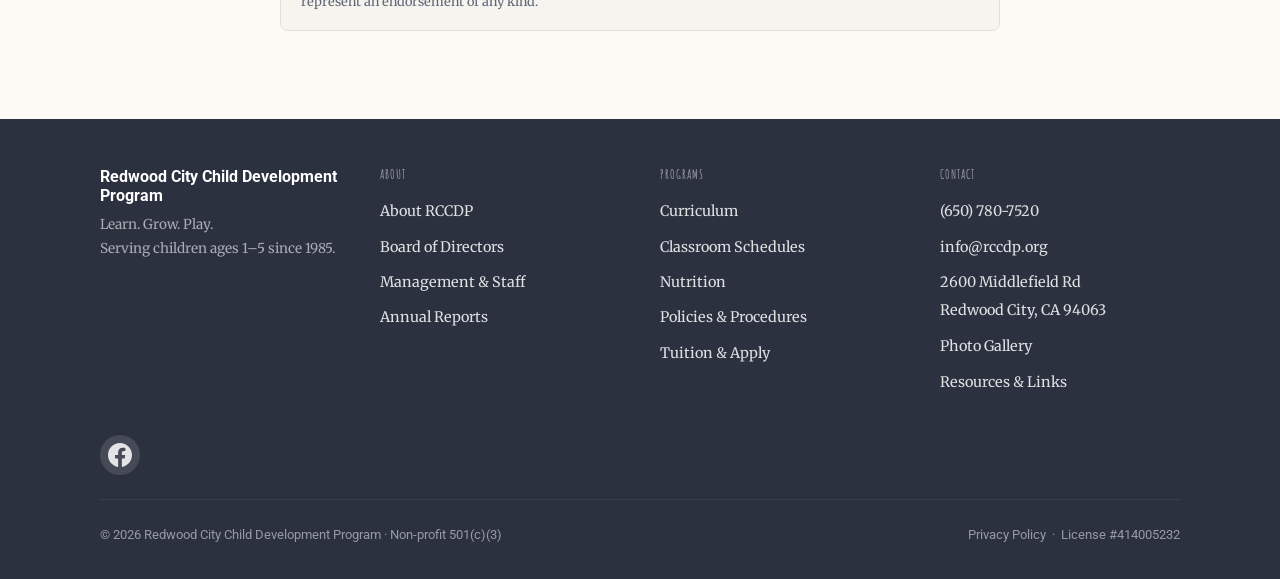
<file: resources/index.html>
<!DOCTYPE html>
<html lang="en">
<head>
  <meta charset="UTF-8">
  <meta name="viewport" content="width=device-width, initial-scale=1.0">
  <title>Resources &amp; Links | Redwood City Child Development Program</title>
  <meta name="description" content="Helpful resources for RCCDP families — local services, childcare, health, special needs, and education links.">
  <link rel="icon" type="image/png" href="/assets/images/favicon-32.png">
  <link rel="preconnect" href="https://fonts.googleapis.com">
  <link rel="preconnect" href="https://fonts.gstatic.com" crossorigin>
  <link href="https://fonts.googleapis.com/css2?family=Poppins:wght@400;500;600;700&display=swap" rel="stylesheet">
  <link rel="stylesheet" href="/assets/css/style.css">
</head>
<body>

<div id="site-header"></div>

<main id="main">

  <section class="page-hero" style="--page-hero-img: url('/assets/images/SY-0155.jpg')">
    <div class="container">
      <nav class="breadcrumb" aria-label="Breadcrumb">
        <a href="/">Home</a><span> / </span><a href="/contact/">Contact</a><span> / Resources &amp; Links</span>
      </nav>
      <h1>Resources &amp; Links</h1>
      <p>Helpful resources for RCCDP families and the community.</p>
    </div>
  </section>

  <section class="section">
    <div class="container" style="max-width:800px">

      <!-- Jump links -->
      <nav aria-label="Jump to section" style="margin-bottom:2.5rem">
        <ul style="display:flex; flex-wrap:wrap; gap:.5rem; list-style:none">
          <li><a href="#local" class="btn btn--outline">Local Resources</a></li>
          <li><a href="#childcare" class="btn btn--outline">Childcare &amp; Education</a></li>
          <li><a href="#health" class="btn btn--outline">Health</a></li>
          <li><a href="#special-needs" class="btn btn--outline">Special Needs</a></li>
        </ul>
      </nav>

      <div class="resource-group" id="local">
        <h3>Local Resources</h3>
        <ul class="resource-list">
          <li><a href="https://www.redwoodcity.org/parks/cc/fairoaks.html" target="_blank" rel="noopener noreferrer">Redwood City Fair Oaks Community Center (FOCC)</a></li>
          <li><a href="https://www.sanmateo4cs.org" target="_blank" rel="noopener noreferrer">Childcare Coordinating Council of San Mateo County</a></li>
          <li><a href="https://www.smcgov.org/first5" target="_blank" rel="noopener noreferrer">First 5 San Mateo County</a></li>
          <li><a href="https://www.smcoe.org/" target="_blank" rel="noopener noreferrer">San Mateo County Office of Education</a></li>
          <li><a href="https://www.rcsd.k12.ca.us" target="_blank" rel="noopener noreferrer">Redwood City School District</a></li>
          <li><a href="https://plsinfo.org" target="_blank" rel="noopener noreferrer">San Mateo County / Peninsula Library System</a></li>
        </ul>
      </div>

      <div class="resource-group" id="childcare">
        <h3>Childcare and Early Education</h3>
        <ul class="resource-list">
          <li><a href="https://www.naeyc.org" target="_blank" rel="noopener noreferrer">National Association for the Education of Young Children (NAEYC)</a></li>
          <li><a href="https://www.cde.ca.gov/sp/cd/" target="_blank" rel="noopener noreferrer">California Department of Education / Child Development Division</a></li>
          <li><a href="https://www.cdss.ca.gov/" target="_blank" rel="noopener noreferrer">California Department of Social Services</a></li>
        </ul>
      </div>

      <div class="resource-group" id="health">
        <h3>Health</h3>
        <ul class="resource-list">
          <li><a href="https://www.aap.org" target="_blank" rel="noopener noreferrer">American Academy of Pediatrics</a></li>
          <li><a href="https://www.zerotothree.org" target="_blank" rel="noopener noreferrer">Zero to Three</a></li>
          <li><a href="https://kidshealth.org/" target="_blank" rel="noopener noreferrer">Kids Health</a></li>
          <li><a href="https://www.gethealthysmc.org" target="_blank" rel="noopener noreferrer">Get Healthy San Mateo County Task Force</a></li>
        </ul>
      </div>

      <div class="resource-group" id="special-needs">
        <h3>Special Needs</h3>
        <ul class="resource-list">
          <li><a href="https://www.iser.com/CA.html" target="_blank" rel="noopener noreferrer">Internet Resources for Special Children</a></li>
          <li><a href="https://www.kidneeds.com" target="_blank" rel="noopener noreferrer">Kids Needs</a></li>
          <li><a href="https://www.ggrc.org" target="_blank" rel="noopener noreferrer">Golden Gate Regional Center</a></li>
        </ul>
      </div>

      <div class="usda-notice" style="margin-top:1.5rem">
        Links and information are provided as a convenience and service for our visitors and do not necessarily represent an endorsement of any kind.
      </div>

    </div>
  </section>

</main>

<div id="site-footer"></div>
<script src="/assets/js/components.js"></script>
</body>
</html>
</file>
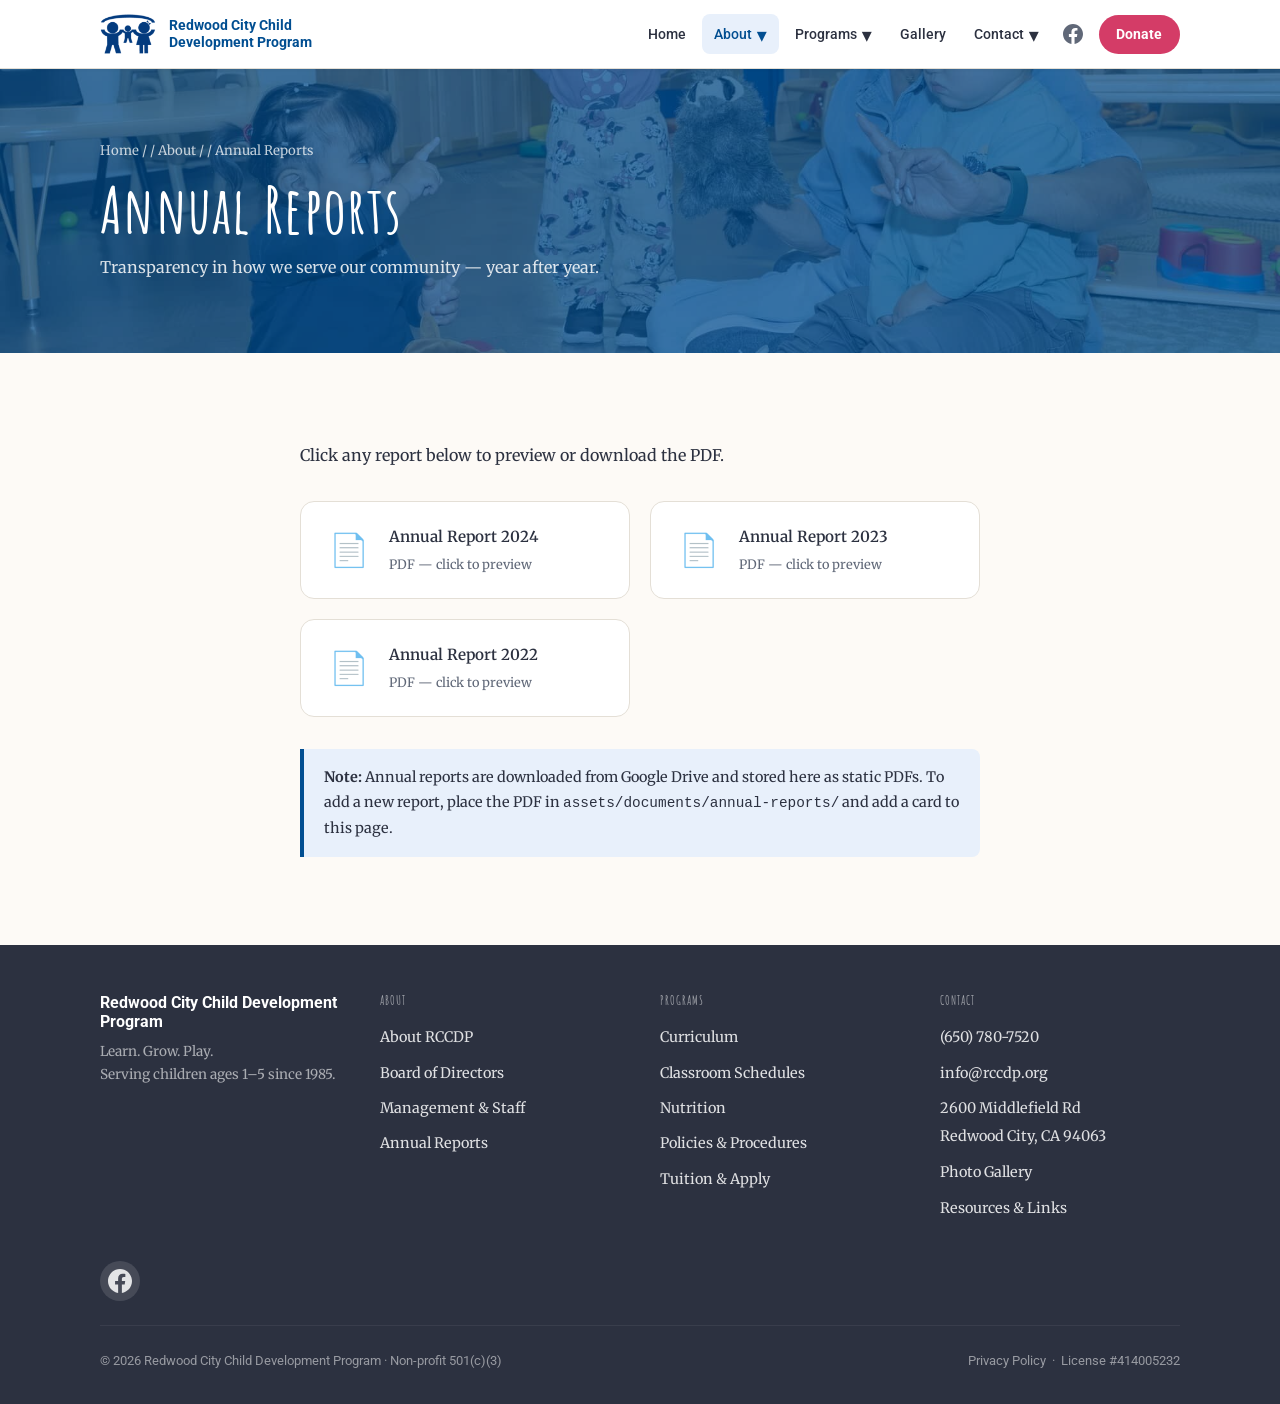
<file: about/annual-reports/index.html>
<!DOCTYPE html>
<html lang="en">
<head>
  <meta charset="UTF-8">
  <meta name="viewport" content="width=device-width, initial-scale=1.0">
  <title>Annual Reports | Redwood City Child Development Program</title>
  <meta name="description" content="Download RCCDP's annual reports to learn how we serve our community.">
  <link rel="icon" type="image/png" href="/assets/images/favicon-32.png">
  <link rel="preconnect" href="https://fonts.googleapis.com">
  <link rel="preconnect" href="https://fonts.gstatic.com" crossorigin>
  <link href="https://fonts.googleapis.com/css2?family=Poppins:wght@400;500;600;700&display=swap" rel="stylesheet">
  <link rel="stylesheet" href="/assets/css/style.css">
</head>
<body>

<div id="site-header"></div>

<main id="main">

  <section class="page-hero" style="--page-hero-img: url('/assets/images/SY-0112.jpg')">
    <div class="container">
      <nav class="breadcrumb" aria-label="Breadcrumb">
        <a href="/">Home</a><span> / </span><a href="/about/">About</a><span> / Annual Reports</span>
      </nav>
      <h1>Annual Reports</h1>
      <p>Transparency in how we serve our community — year after year.</p>
    </div>
  </section>

  <section class="section">
    <div class="container" style="max-width:760px">
      <p style="margin-bottom:2rem">Click any report below to preview or download the PDF.</p>

      <div class="doc-grid" id="annual-reports-list">
        <!-- Reports will be added here as PDFs arrive from Google Drive -->
        <!-- Placeholder example structure: -->
        <a href="/assets/documents/annual-reports/rccdp-annual-report-2024.pdf"
           class="doc-card" data-lightbox data-title="RCCDP Annual Report 2024">
          <div class="doc-card__icon" aria-hidden="true">📄</div>
          <div class="doc-card__text">
            <div class="doc-card__name">Annual Report 2024</div>
            <div class="doc-card__meta">PDF — click to preview</div>
          </div>
        </a>

        <a href="/assets/documents/annual-reports/rccdp-annual-report-2023.pdf"
           class="doc-card" data-lightbox data-title="RCCDP Annual Report 2023">
          <div class="doc-card__icon" aria-hidden="true">📄</div>
          <div class="doc-card__text">
            <div class="doc-card__name">Annual Report 2023</div>
            <div class="doc-card__meta">PDF — click to preview</div>
          </div>
        </a>

        <a href="/assets/documents/annual-reports/rccdp-annual-report-2022.pdf"
           class="doc-card" data-lightbox data-title="RCCDP Annual Report 2022">
          <div class="doc-card__icon" aria-hidden="true">📄</div>
          <div class="doc-card__text">
            <div class="doc-card__name">Annual Report 2022</div>
            <div class="doc-card__meta">PDF — click to preview</div>
          </div>
        </a>
      </div>

      <div class="notice" style="margin-top:2rem">
        <strong>Note:</strong> Annual reports are downloaded from Google Drive and stored here as static PDFs. To add a new report, place the PDF in <code>assets/documents/annual-reports/</code> and add a card to this page.
      </div>
    </div>
  </section>

</main>

<!-- PDF Lightbox -->
<div class="lightbox-overlay" id="pdf-lightbox" role="dialog" aria-modal="true" aria-label="PDF Preview">
  <div class="lightbox-box">
    <div class="lightbox-bar">
      <span class="lightbox-title" id="lightbox-title"></span>
      <button class="lightbox-close" id="lightbox-close" aria-label="Close preview">&times;</button>
    </div>
    <iframe class="lightbox-iframe" id="lightbox-iframe" title="PDF preview"></iframe>
    <div class="lightbox-fallback" id="lightbox-fallback" style="display:none">
      PDF preview not available on this device. <a id="lightbox-download" href="#">Download the PDF instead →</a>
    </div>
  </div>
</div>

<div id="site-footer"></div>
<script src="/assets/js/components.js"></script>
<script src="/assets/js/lightbox.js"></script>
</body>
</html>
</file>
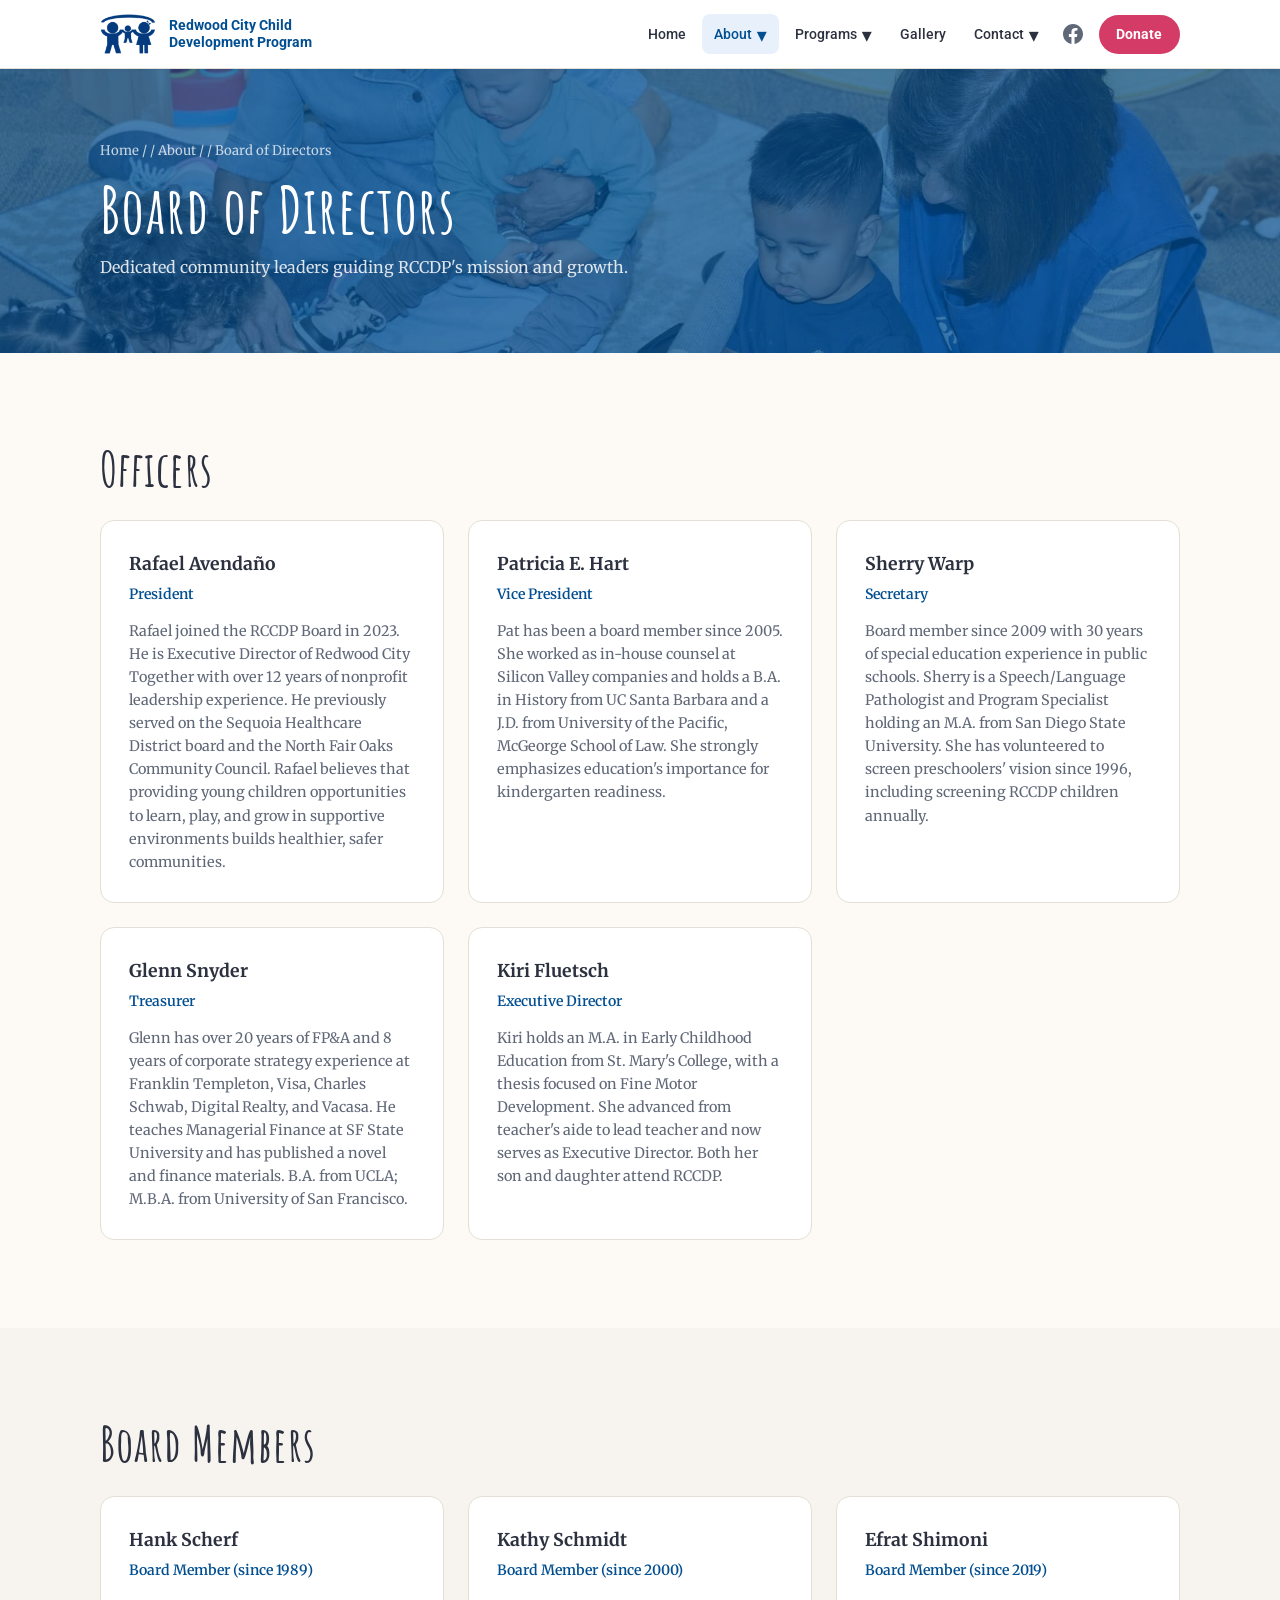
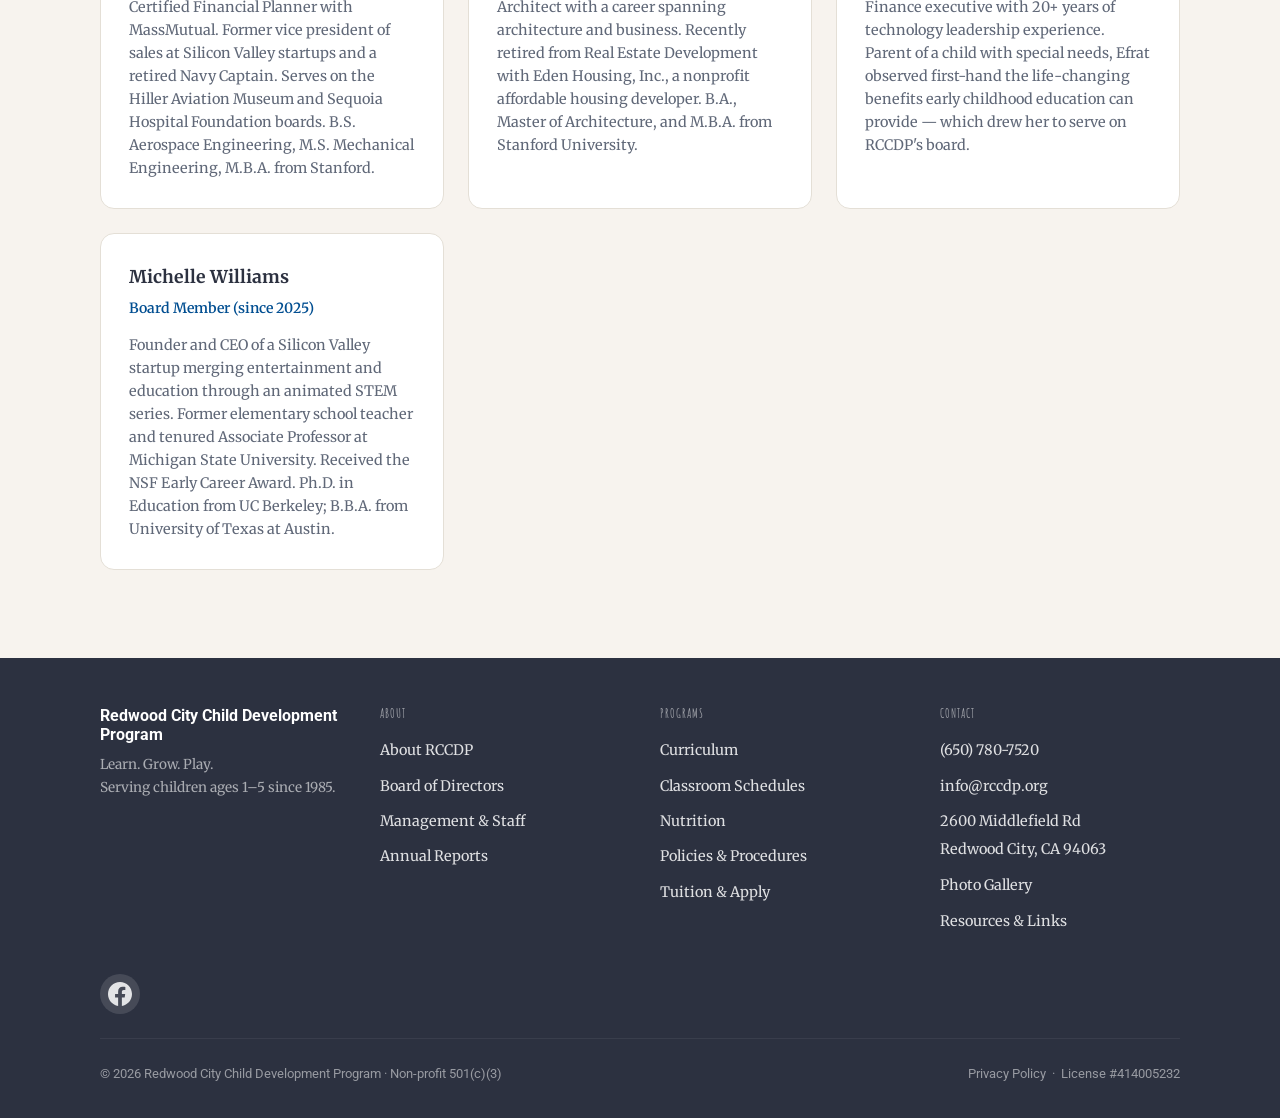
<file: about/board/index.html>
<!DOCTYPE html>
<html lang="en">
<head>
  <meta charset="UTF-8">
  <meta name="viewport" content="width=device-width, initial-scale=1.0">
  <title>Board of Directors | Redwood City Child Development Program</title>
  <meta name="description" content="Meet the RCCDP Board of Directors — community leaders committed to quality early childhood education in Redwood City.">
  <link rel="icon" type="image/png" href="/assets/images/favicon-32.png">
  <link rel="preconnect" href="https://fonts.googleapis.com">
  <link rel="preconnect" href="https://fonts.gstatic.com" crossorigin>
  <link href="https://fonts.googleapis.com/css2?family=Poppins:wght@400;500;600;700&display=swap" rel="stylesheet">
  <link rel="stylesheet" href="/assets/css/style.css">
</head>
<body>

<div id="site-header"></div>

<main id="main">

  <section class="page-hero" style="--page-hero-img: url('/assets/images/SY-0083.jpg')">
    <div class="container">
      <nav class="breadcrumb" aria-label="Breadcrumb">
        <a href="/">Home</a><span> / </span><a href="/about/">About</a><span> / Board of Directors</span>
      </nav>
      <h1>Board of Directors</h1>
      <p>Dedicated community leaders guiding RCCDP's mission and growth.</p>
    </div>
  </section>

  <!-- ── Officers ──────────────────────────────────────────────── -->
  <section class="section">
    <div class="container">
      <h2 style="margin-bottom:1.5rem">Officers</h2>
      <div class="board-grid">

        <div class="board-card">
          <div class="board-card__name">Rafael Avendaño</div>
          <div class="board-card__role">President</div>
          <p>Rafael joined the RCCDP Board in 2023. He is Executive Director of Redwood City Together with over 12 years of nonprofit leadership experience. He previously served on the Sequoia Healthcare District board and the North Fair Oaks Community Council. Rafael believes that providing young children opportunities to learn, play, and grow in supportive environments builds healthier, safer communities.</p>
        </div>

        <div class="board-card">
          <div class="board-card__name">Patricia E. Hart</div>
          <div class="board-card__role">Vice President</div>
          <p>Pat has been a board member since 2005. She worked as in-house counsel at Silicon Valley companies and holds a B.A. in History from UC Santa Barbara and a J.D. from University of the Pacific, McGeorge School of Law. She strongly emphasizes education's importance for kindergarten readiness.</p>
        </div>

        <div class="board-card">
          <div class="board-card__name">Sherry Warp</div>
          <div class="board-card__role">Secretary</div>
          <p>Board member since 2009 with 30 years of special education experience in public schools. Sherry is a Speech/Language Pathologist and Program Specialist holding an M.A. from San Diego State University. She has volunteered to screen preschoolers' vision since 1996, including screening RCCDP children annually.</p>
        </div>

        <div class="board-card">
          <div class="board-card__name">Glenn Snyder</div>
          <div class="board-card__role">Treasurer</div>
          <p>Glenn has over 20 years of FP&A and 8 years of corporate strategy experience at Franklin Templeton, Visa, Charles Schwab, Digital Realty, and Vacasa. He teaches Managerial Finance at SF State University and has published a novel and finance materials. B.A. from UCLA; M.B.A. from University of San Francisco.</p>
        </div>

        <div class="board-card">
          <div class="board-card__name">Kiri Fluetsch</div>
          <div class="board-card__role">Executive Director</div>
          <p>Kiri holds an M.A. in Early Childhood Education from St. Mary's College, with a thesis focused on Fine Motor Development. She advanced from teacher's aide to lead teacher and now serves as Executive Director. Both her son and daughter attend RCCDP.</p>
        </div>

      </div>
    </div>
  </section>

  <!-- ── Board Members ──────────────────────────────────────────── -->
  <section class="section section--alt">
    <div class="container">
      <h2 style="margin-bottom:1.5rem">Board Members</h2>
      <div class="board-grid">

        <div class="board-card">
          <div class="board-card__name">Hank Scherf</div>
          <div class="board-card__role">Board Member (since 1989)</div>
          <p>Certified Financial Planner with MassMutual. Former vice president of sales at Silicon Valley startups and a retired Navy Captain. Serves on the Hiller Aviation Museum and Sequoia Hospital Foundation boards. B.S. Aerospace Engineering, M.S. Mechanical Engineering, M.B.A. from Stanford.</p>
        </div>

        <div class="board-card">
          <div class="board-card__name">Kathy Schmidt</div>
          <div class="board-card__role">Board Member (since 2000)</div>
          <p>Architect with a career spanning architecture and business. Recently retired from Real Estate Development with Eden Housing, Inc., a nonprofit affordable housing developer. B.A., Master of Architecture, and M.B.A. from Stanford University.</p>
        </div>

        <div class="board-card">
          <div class="board-card__name">Efrat Shimoni</div>
          <div class="board-card__role">Board Member (since 2019)</div>
          <p>Finance executive with 20+ years of technology leadership experience. Parent of a child with special needs, Efrat observed first-hand the life-changing benefits early childhood education can provide — which drew her to serve on RCCDP's board.</p>
        </div>

        <div class="board-card">
          <div class="board-card__name">Michelle Williams</div>
          <div class="board-card__role">Board Member (since 2025)</div>
          <p>Founder and CEO of a Silicon Valley startup merging entertainment and education through an animated STEM series. Former elementary school teacher and tenured Associate Professor at Michigan State University. Received the NSF Early Career Award. Ph.D. in Education from UC Berkeley; B.B.A. from University of Texas at Austin.</p>
        </div>

      </div>
    </div>
  </section>

</main>

<div id="site-footer"></div>
<script src="/assets/js/components.js"></script>
</body>
</html>
</file>
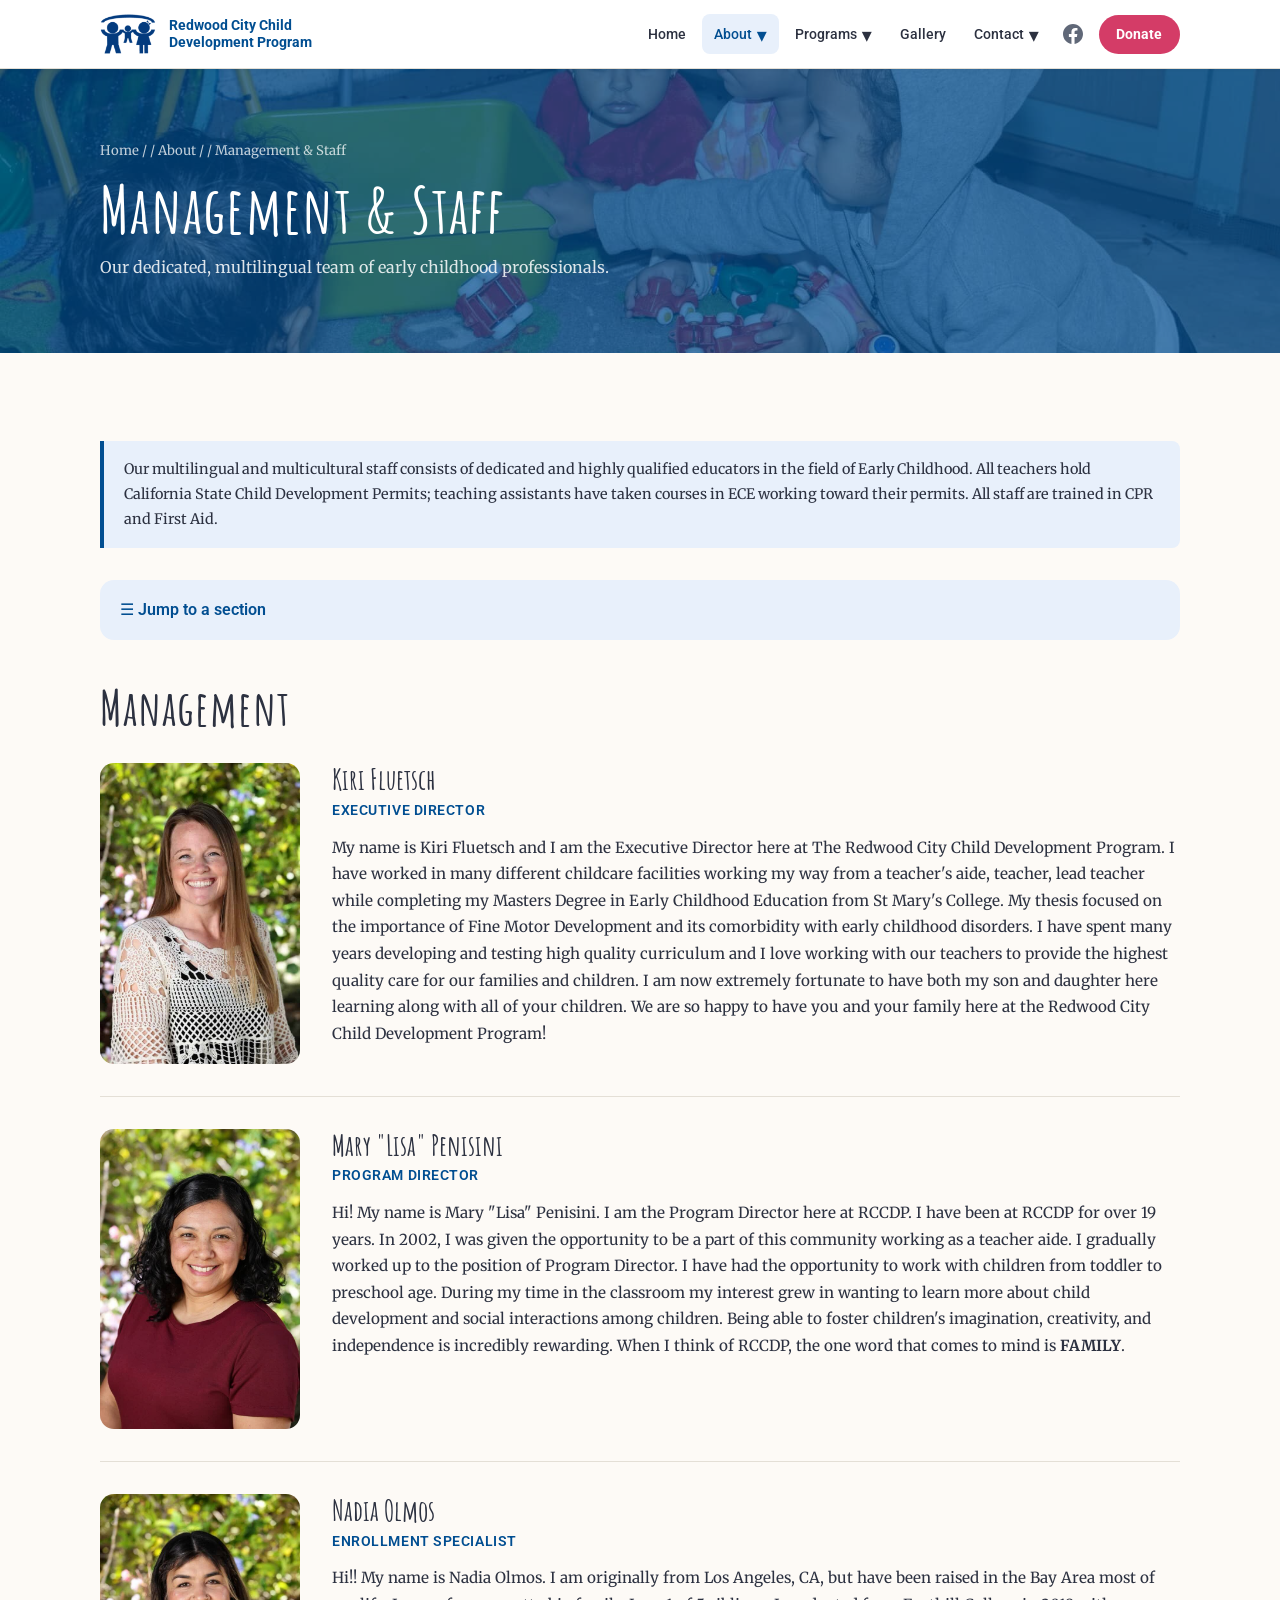
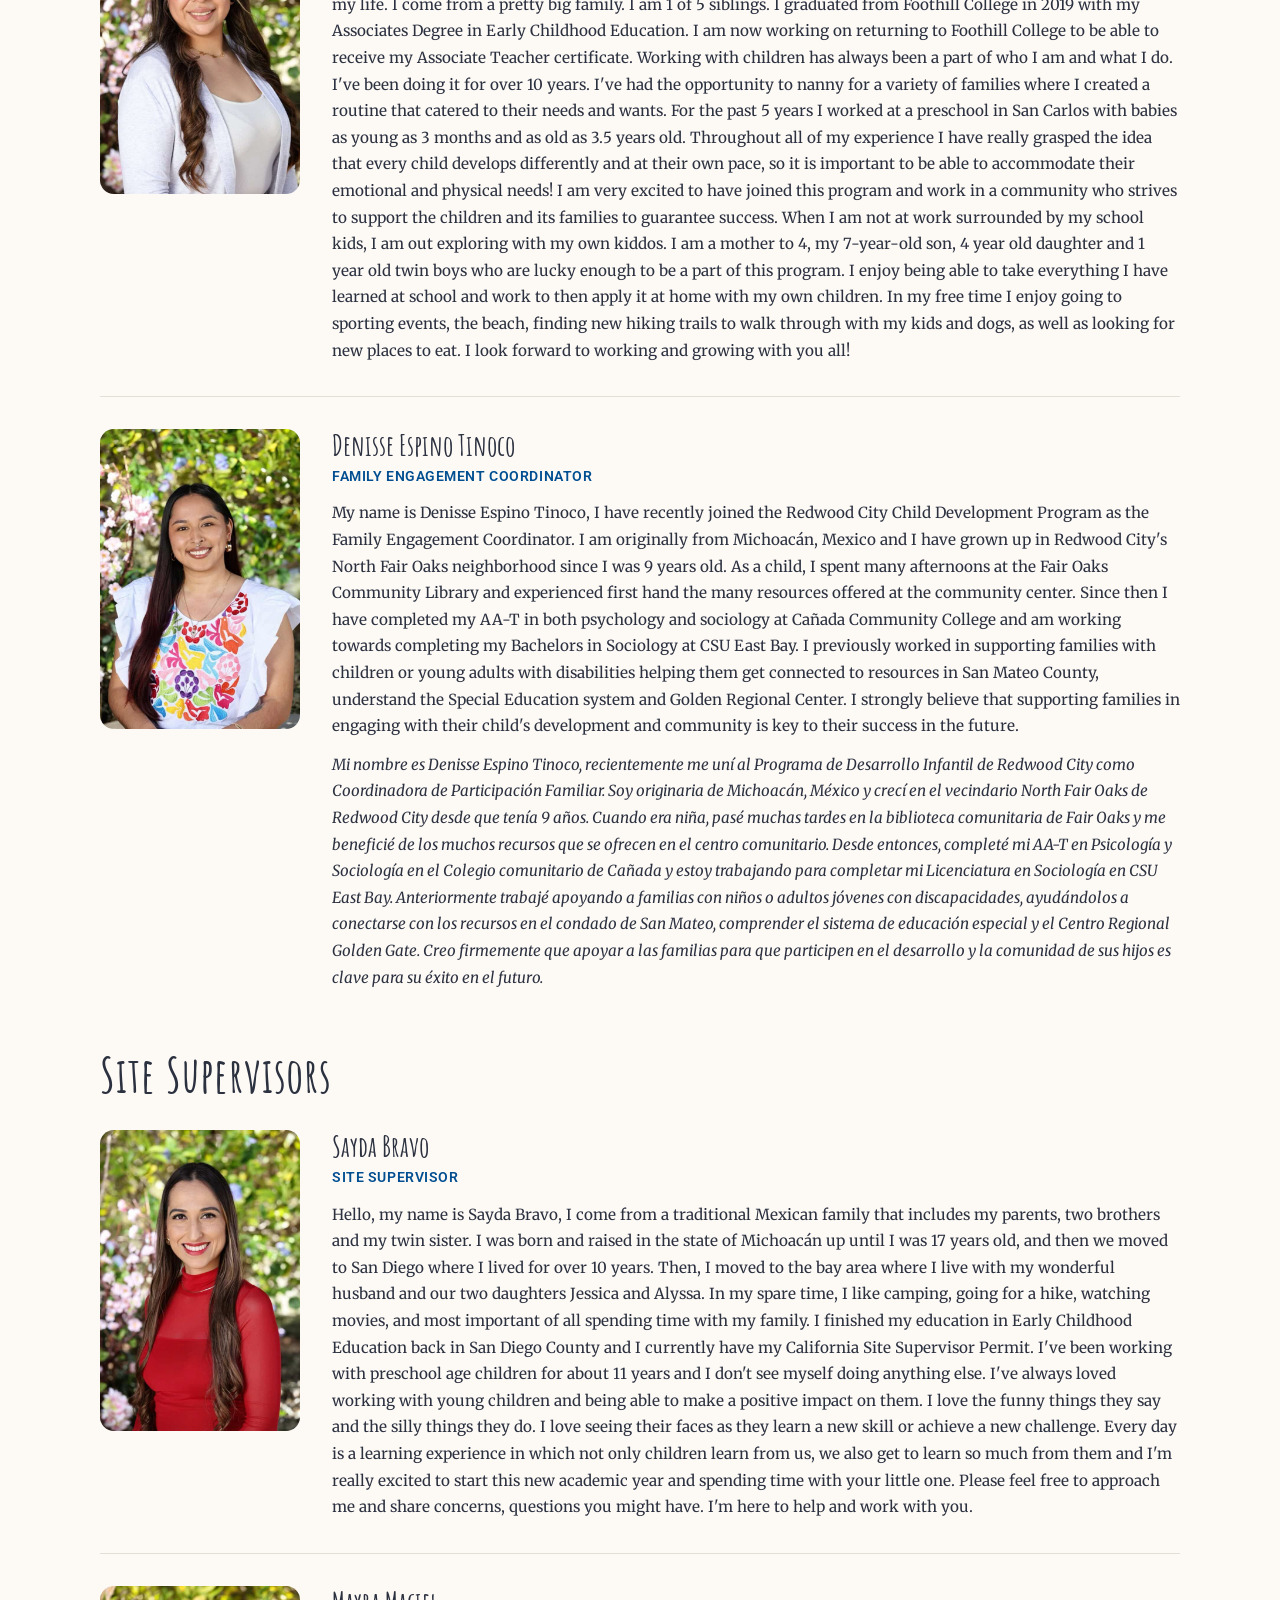
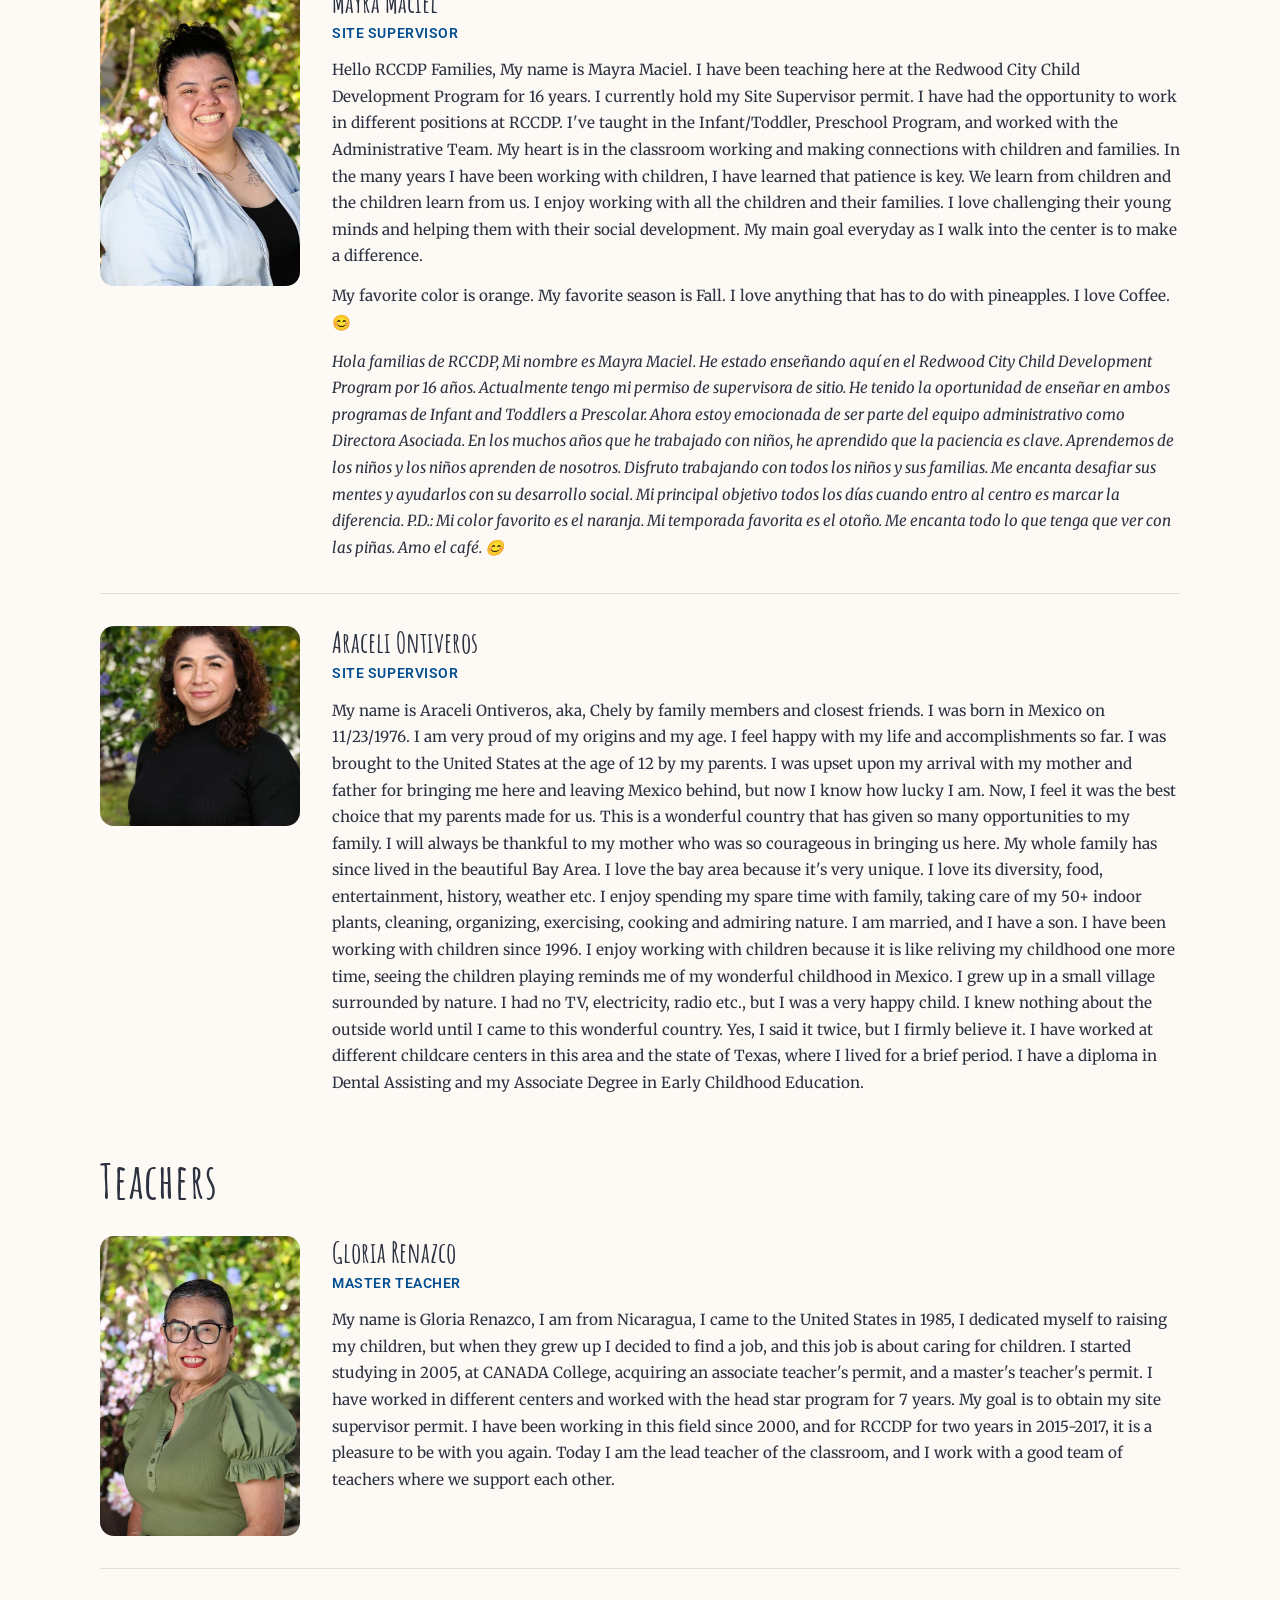
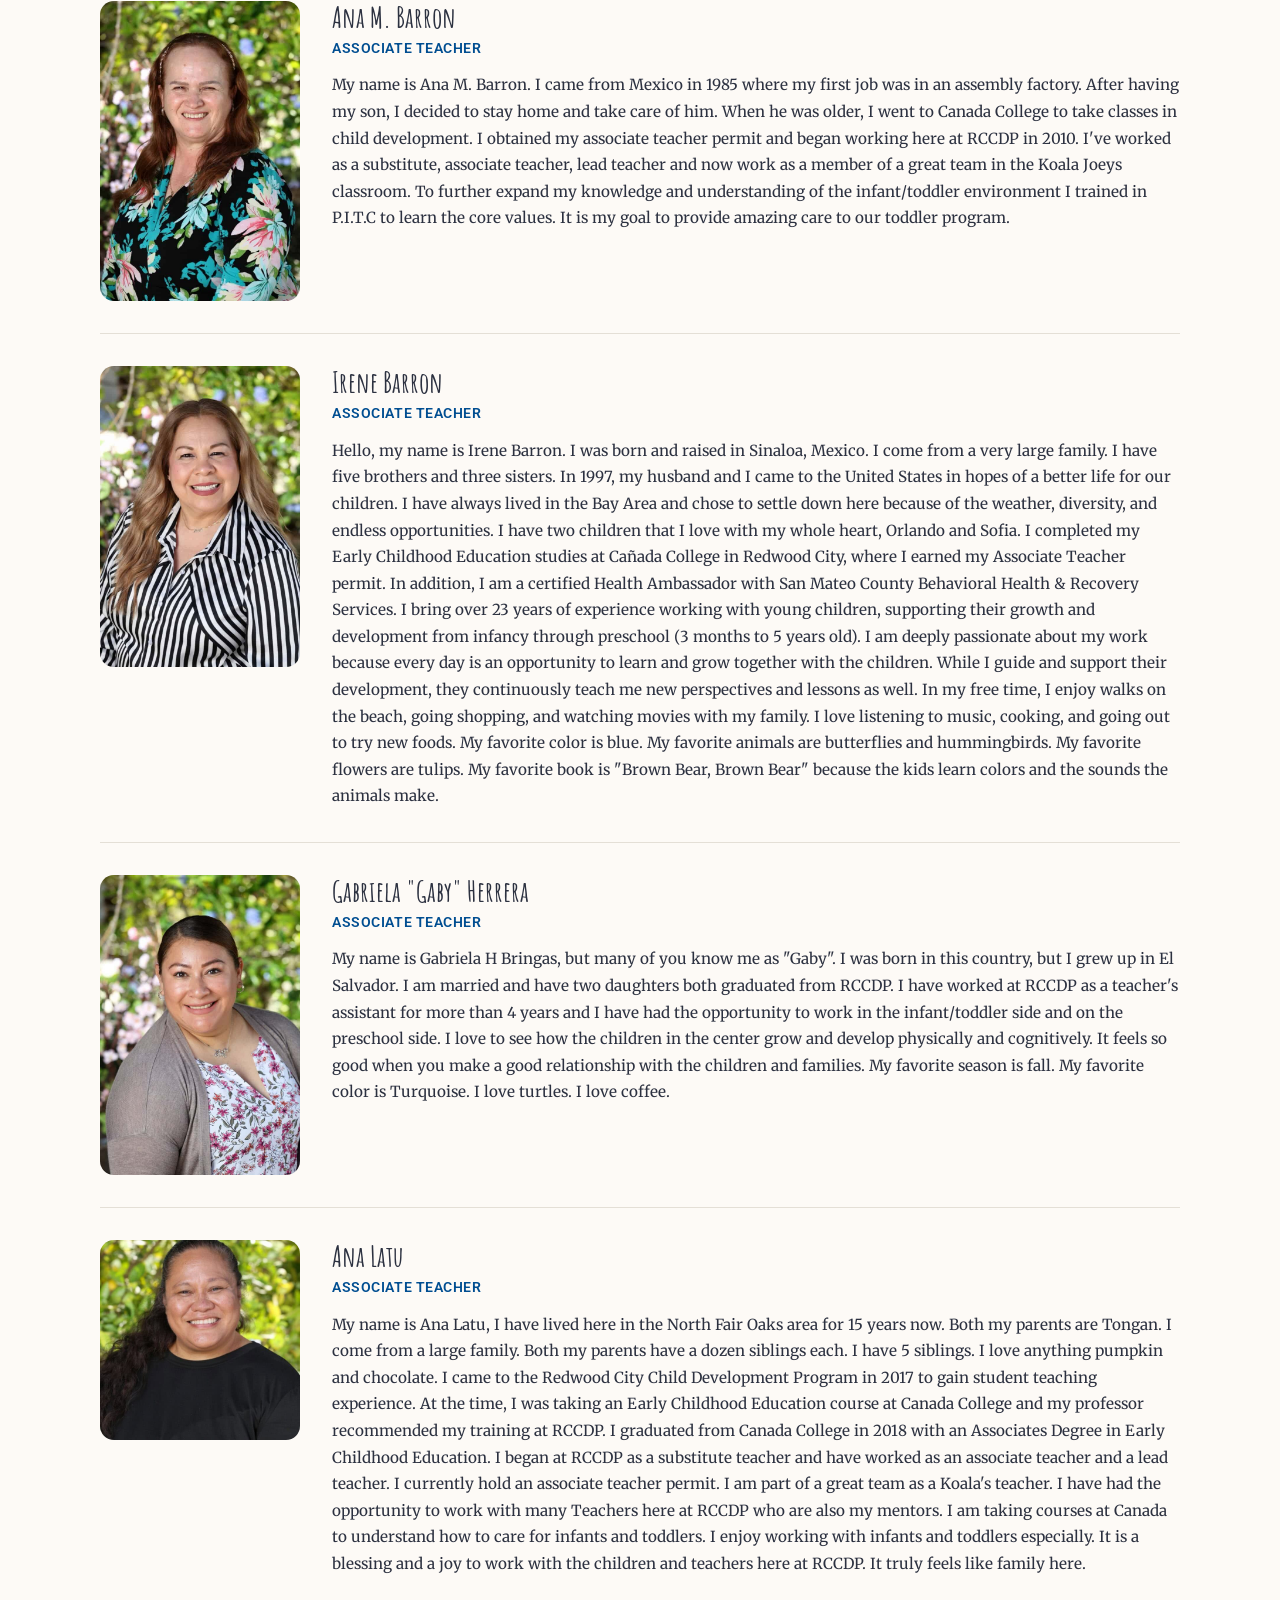
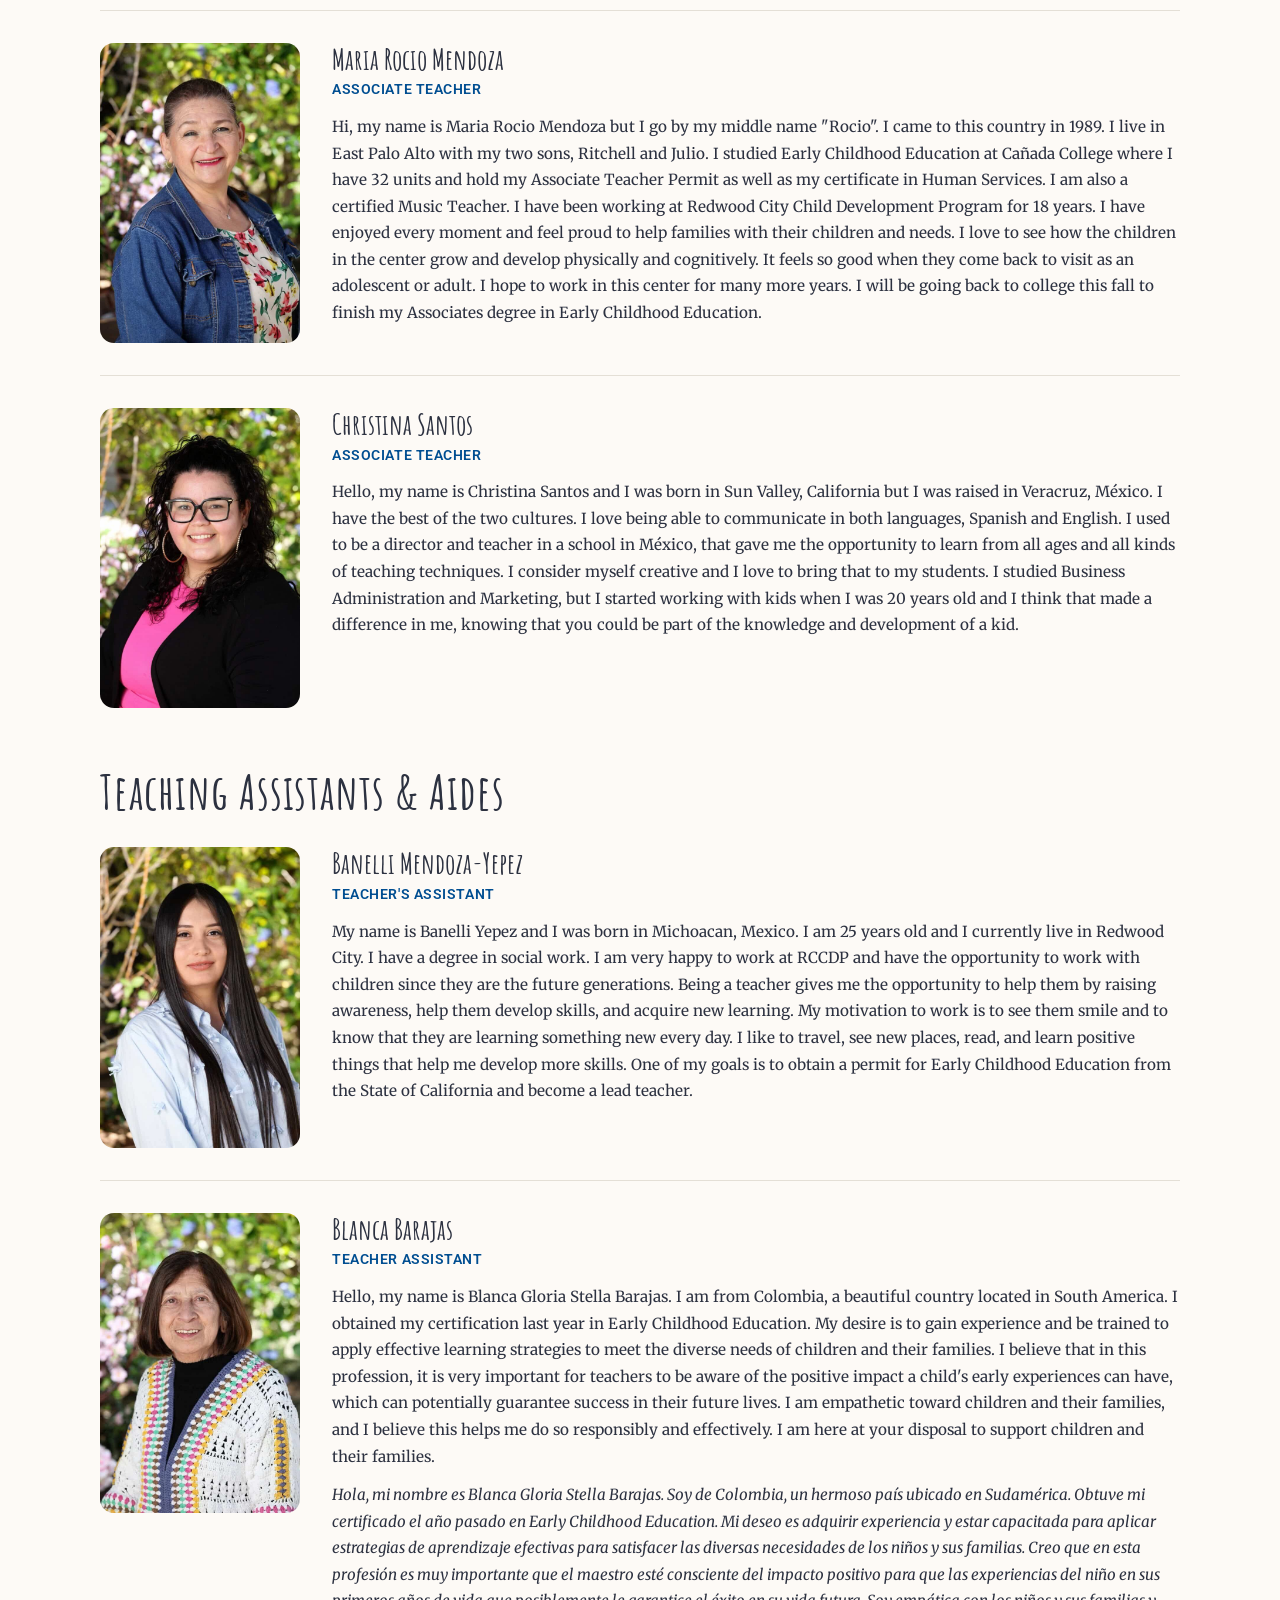
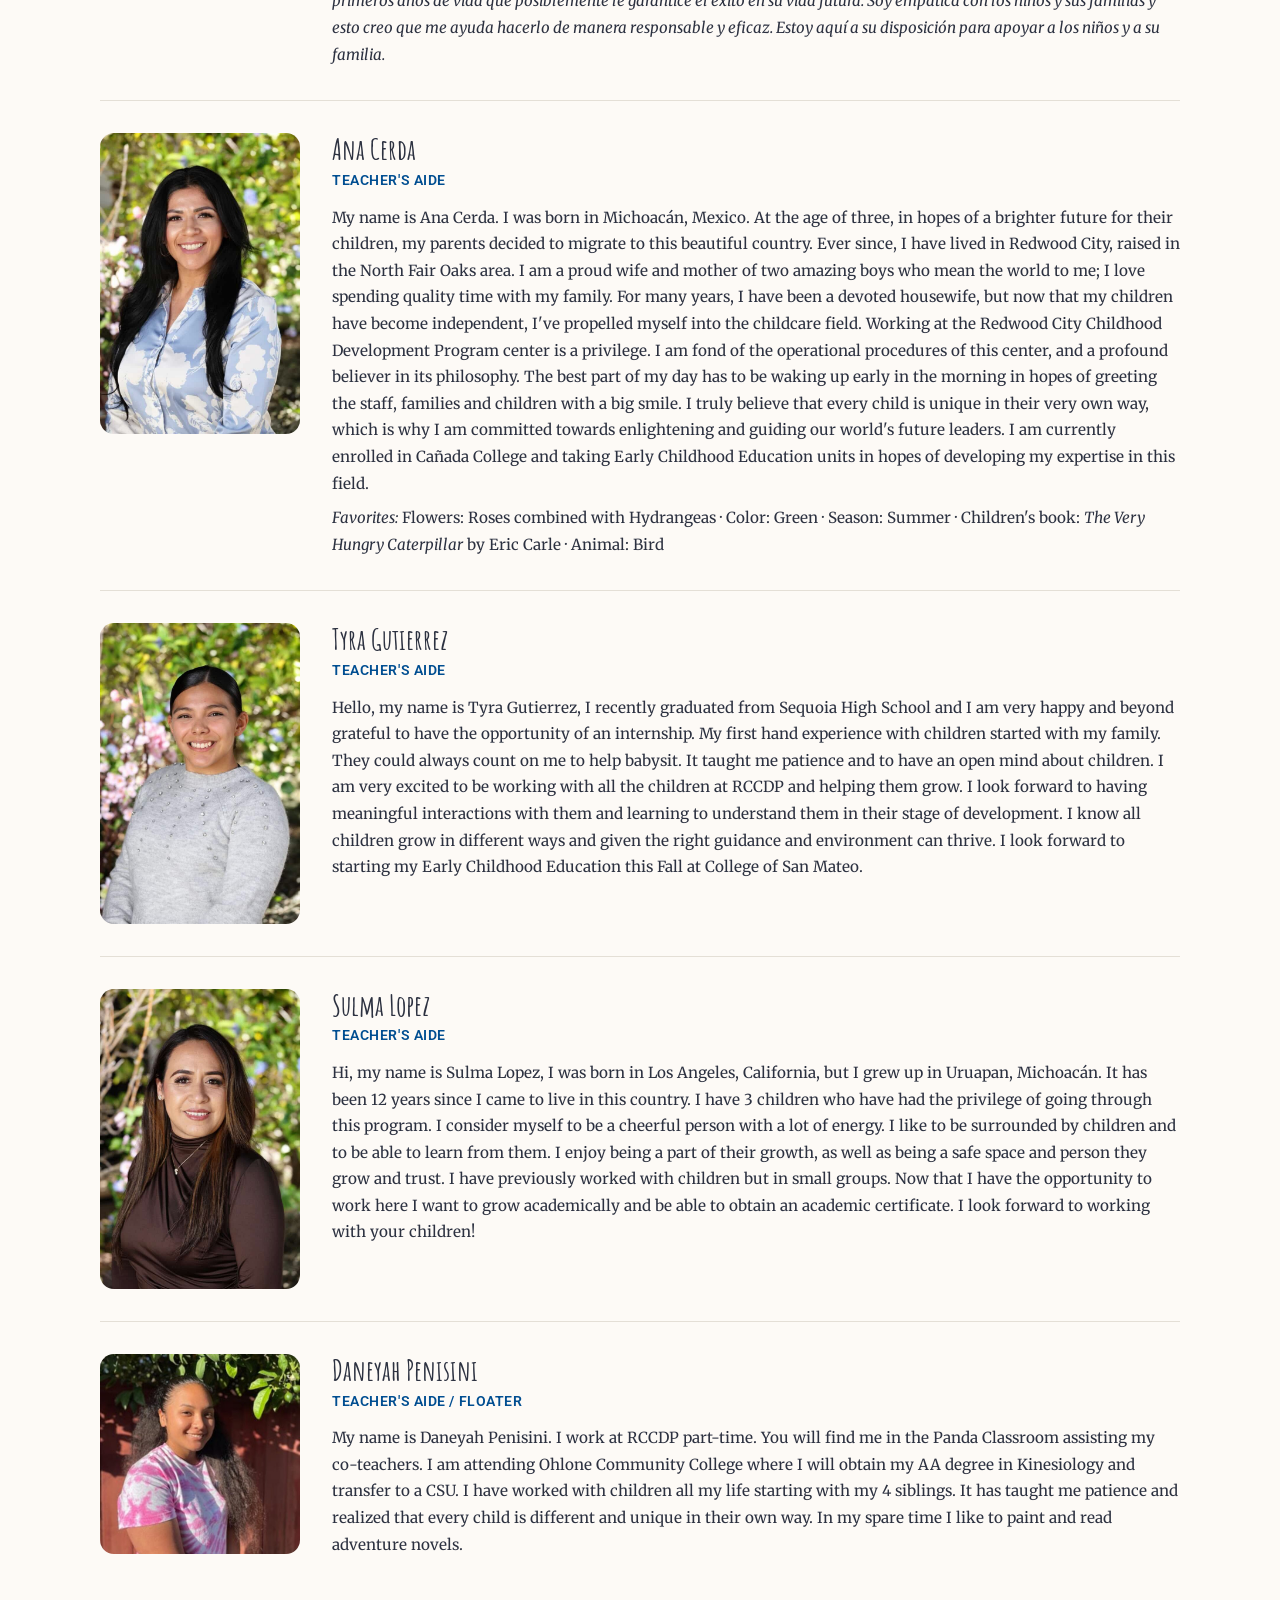
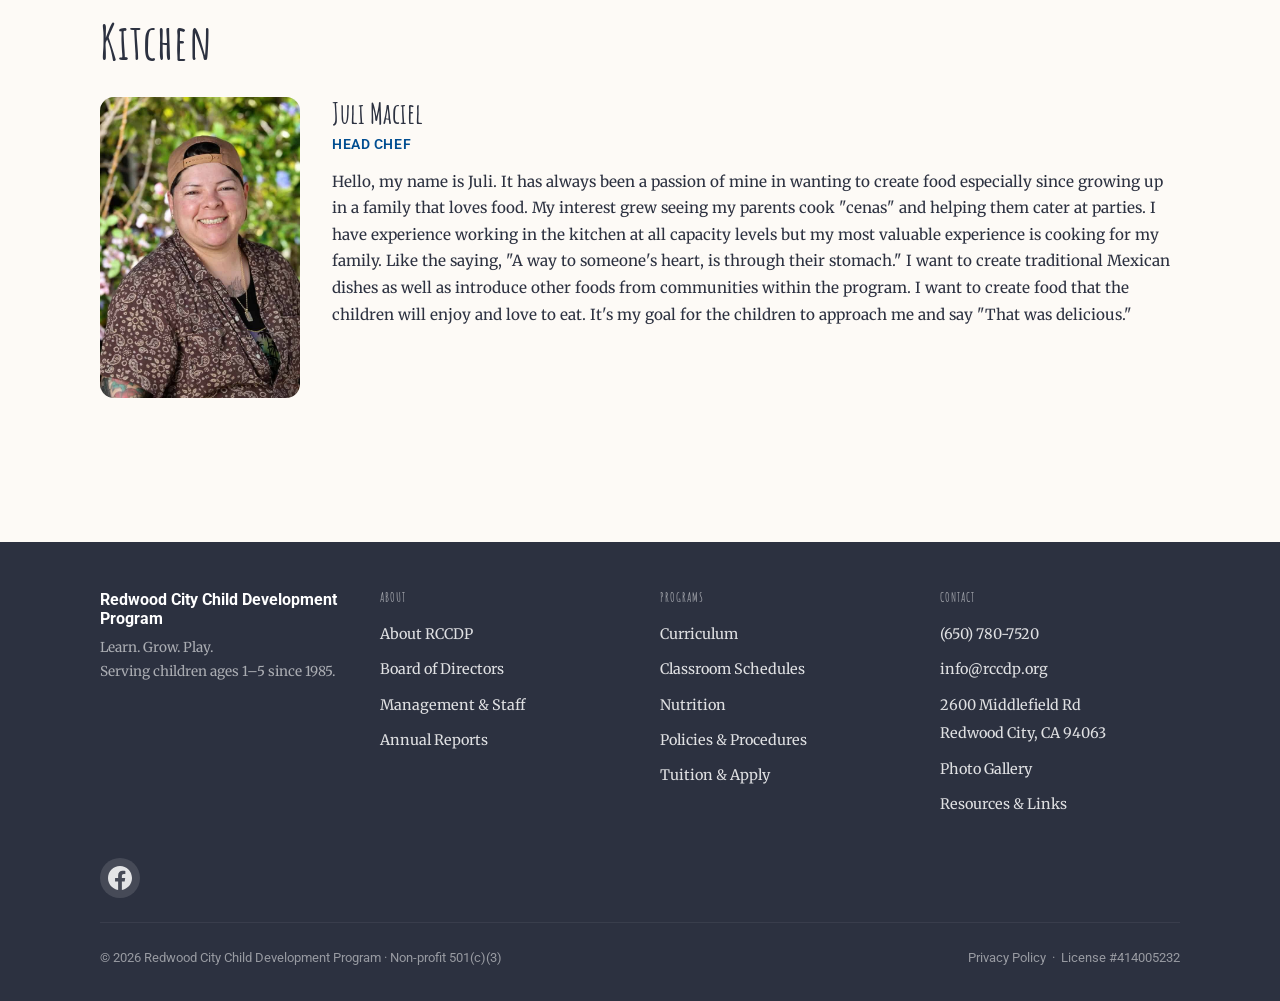
<file: about/staff/index.html>
<!DOCTYPE html>
<html lang="en">
<head>
  <meta charset="UTF-8">
  <meta name="viewport" content="width=device-width, initial-scale=1.0">
  <title>Management &amp; Staff | Redwood City Child Development Program</title>
  <meta name="description" content="Meet the multilingual, multicultural team of early childhood educators at RCCDP.">
  <link rel="icon" type="image/png" href="/assets/images/favicon-32.png">
  <link rel="preconnect" href="https://fonts.googleapis.com">
  <link rel="preconnect" href="https://fonts.gstatic.com" crossorigin>
  <link rel="stylesheet" href="/assets/css/style.css">
</head>
<body>

<div id="site-header"></div>

<main id="main">

  <section class="page-hero" style="--page-hero-img: url('/assets/images/SY-0052.jpg')">
    <div class="container">
      <nav class="breadcrumb" aria-label="Breadcrumb">
        <a href="/">Home</a><span> / </span><a href="/about/">About</a><span> / Management &amp; Staff</span>
      </nav>
      <h1>Management &amp; Staff</h1>
      <p>Our dedicated, multilingual team of early childhood professionals.</p>
    </div>
  </section>

  <section class="section">
    <div class="container">

      <div class="notice" style="margin-bottom:2rem">
        Our multilingual and multicultural staff consists of dedicated and highly qualified educators in the field of Early Childhood. All teachers hold California State Child Development Permits; teaching assistants have taken courses in ECE working toward their permits. All staff are trained in CPR and First Aid.
      </div>

      <details class="staff-toc">
        <summary>Jump to a section</summary>
        <nav aria-label="Staff sections">
          <ul>
            <li><a href="#management">Management</a></li>
            <li><a href="#supervisors">Site Supervisors</a></li>
            <li><a href="#teachers">Teachers</a></li>
            <li><a href="#assistants">Teaching Assistants &amp; Aides</a></li>
            <li><a href="#kitchen">Kitchen</a></li>
          </ul>
        </nav>
      </details>

      <!-- Management -->
      <div class="staff-section" id="management">
        <h2>Management</h2>

        <div class="staff-row">
          <img class="staff-row__photo" src="/assets/images/staff/kiri-fluetsch.jpg"
               alt="Kiri Fluetsch" loading="lazy" width="682" height="1024">
          <div class="staff-row__info">
            <div class="staff-row__name">Kiri Fluetsch</div>
            <div class="staff-row__title">Executive Director</div>
            <p class="staff-row__bio">My name is Kiri Fluetsch and I am the Executive Director here at The Redwood City Child Development Program. I have worked in many different childcare facilities working my way from a teacher's aide, teacher, lead teacher while completing my Masters Degree in Early Childhood Education from St Mary's College. My thesis focused on the importance of Fine Motor Development and its comorbidity with early childhood disorders. I have spent many years developing and testing high quality curriculum and I love working with our teachers to provide the highest quality care for our families and children. I am now extremely fortunate to have both my son and daughter here learning along with all of your children. We are so happy to have you and your family here at the Redwood City Child Development Program!</p>
          </div>
        </div>

        <div class="staff-row">
          <img class="staff-row__photo" src="/assets/images/staff/lisa-penisini.jpg"
               alt="Mary Lisa Penisini" loading="lazy" width="682" height="1024">
          <div class="staff-row__info">
            <div class="staff-row__name">Mary "Lisa" Penisini</div>
            <div class="staff-row__title">Program Director</div>
            <p class="staff-row__bio">Hi! My name is Mary "Lisa" Penisini. I am the Program Director here at RCCDP. I have been at RCCDP for over 19 years. In 2002, I was given the opportunity to be a part of this community working as a teacher aide. I gradually worked up to the position of Program Director. I have had the opportunity to work with children from toddler to preschool age. During my time in the classroom my interest grew in wanting to learn more about child development and social interactions among children. Being able to foster children's imagination, creativity, and independence is incredibly rewarding. When I think of RCCDP, the one word that comes to mind is <strong>FAMILY</strong>.</p>
          </div>
        </div>

        <div class="staff-row">
          <img class="staff-row__photo" src="/assets/images/staff/nadia-olmos.jpg"
               alt="Nadia Olmos" loading="lazy" width="682" height="1024">
          <div class="staff-row__info">
            <div class="staff-row__name">Nadia Olmos</div>
            <div class="staff-row__title">Enrollment Specialist</div>
            <p class="staff-row__bio">Hi!! My name is Nadia Olmos. I am originally from Los Angeles, CA, but have been raised in the Bay Area most of my life. I come from a pretty big family. I am 1 of 5 siblings. I graduated from Foothill College in 2019 with my Associates Degree in Early Childhood Education. I am now working on returning to Foothill College to be able to receive my Associate Teacher certificate. Working with children has always been a part of who I am and what I do. I've been doing it for over 10 years. I've had the opportunity to nanny for a variety of families where I created a routine that catered to their needs and wants. For the past 5 years I worked at a preschool in San Carlos with babies as young as 3 months and as old as 3.5 years old. Throughout all of my experience I have really grasped the idea that every child develops differently and at their own pace, so it is important to be able to accommodate their emotional and physical needs! I am very excited to have joined this program and work in a community who strives to support the children and its families to guarantee success. When I am not at work surrounded by my school kids, I am out exploring with my own kiddos. I am a mother to 4, my 7-year-old son, 4 year old daughter and 1 year old twin boys who are lucky enough to be a part of this program. I enjoy being able to take everything I have learned at school and work to then apply it at home with my own children. In my free time I enjoy going to sporting events, the beach, finding new hiking trails to walk through with my kids and dogs, as well as looking for new places to eat. I look forward to working and growing with you all!</p>
          </div>
        </div>

        <div class="staff-row">
          <img class="staff-row__photo" src="/assets/images/staff/denisse-espino.jpg"
               alt="Denisse Espino Tinoco" loading="lazy" width="682" height="1024">
          <div class="staff-row__info">
            <div class="staff-row__name">Denisse Espino Tinoco</div>
            <div class="staff-row__title">Family Engagement Coordinator</div>
            <p class="staff-row__bio">My name is Denisse Espino Tinoco, I have recently joined the Redwood City Child Development Program as the Family Engagement Coordinator. I am originally from Michoacán, Mexico and I have grown up in Redwood City's North Fair Oaks neighborhood since I was 9 years old. As a child, I spent many afternoons at the Fair Oaks Community Library and experienced first hand the many resources offered at the community center. Since then I have completed my AA-T in both psychology and sociology at Cañada Community College and am working towards completing my Bachelors in Sociology at CSU East Bay. I previously worked in supporting families with children or young adults with disabilities helping them get connected to resources in San Mateo County, understand the Special Education system and Golden Regional Center. I strongly believe that supporting families in engaging with their child's development and community is key to their success in the future.</p>
            <p class="staff-row__bio" lang="es" style="margin-top:.75rem; font-style:italic">Mi nombre es Denisse Espino Tinoco, recientemente me uní al Programa de Desarrollo Infantil de Redwood City como Coordinadora de Participación Familiar. Soy originaria de Michoacán, México y crecí en el vecindario North Fair Oaks de Redwood City desde que tenía 9 años. Cuando era niña, pasé muchas tardes en la biblioteca comunitaria de Fair Oaks y me beneficié de los muchos recursos que se ofrecen en el centro comunitario. Desde entonces, completé mi AA-T en Psicología y Sociología en el Colegio comunitario de Cañada y estoy trabajando para completar mi Licenciatura en Sociología en CSU East Bay. Anteriormente trabajé apoyando a familias con niños o adultos jóvenes con discapacidades, ayudándolos a conectarse con los recursos en el condado de San Mateo, comprender el sistema de educación especial y el Centro Regional Golden Gate. Creo firmemente que apoyar a las familias para que participen en el desarrollo y la comunidad de sus hijos es clave para su éxito en el futuro.</p>
          </div>
        </div>

      </div><!-- /#management -->

      <!-- Site Supervisors -->
      <div class="staff-section" id="supervisors">
        <h2>Site Supervisors</h2>

        <div class="staff-row">
          <img class="staff-row__photo" src="/assets/images/staff/sayda-bravo.jpg"
               alt="Sayda Bravo" loading="lazy" width="682" height="1024">
          <div class="staff-row__info">
            <div class="staff-row__name">Sayda Bravo</div>
            <div class="staff-row__title">Site Supervisor</div>
            <p class="staff-row__bio">Hello, my name is Sayda Bravo, I come from a traditional Mexican family that includes my parents, two brothers and my twin sister. I was born and raised in the state of Michoacán up until I was 17 years old, and then we moved to San Diego where I lived for over 10 years. Then, I moved to the bay area where I live with my wonderful husband and our two daughters Jessica and Alyssa. In my spare time, I like camping, going for a hike, watching movies, and most important of all spending time with my family. I finished my education in Early Childhood Education back in San Diego County and I currently have my California Site Supervisor Permit. I've been working with preschool age children for about 11 years and I don't see myself doing anything else. I've always loved working with young children and being able to make a positive impact on them. I love the funny things they say and the silly things they do. I love seeing their faces as they learn a new skill or achieve a new challenge. Every day is a learning experience in which not only children learn from us, we also get to learn so much from them and I'm really excited to start this new academic year and spending time with your little one. Please feel free to approach me and share concerns, questions you might have. I'm here to help and work with you.</p>
          </div>
        </div>

        <div class="staff-row">
          <img class="staff-row__photo" src="/assets/images/staff/mayra-maciel.jpg"
               alt="Mayra Maciel" loading="lazy" width="682" height="1024">
          <div class="staff-row__info">
            <div class="staff-row__name">Mayra Maciel</div>
            <div class="staff-row__title">Site Supervisor</div>
            <p class="staff-row__bio">Hello RCCDP Families, My name is Mayra Maciel. I have been teaching here at the Redwood City Child Development Program for 16 years. I currently hold my Site Supervisor permit. I have had the opportunity to work in different positions at RCCDP. I've taught in the Infant/Toddler, Preschool Program, and worked with the Administrative Team. My heart is in the classroom working and making connections with children and families. In the many years I have been working with children, I have learned that patience is key. We learn from children and the children learn from us. I enjoy working with all the children and their families. I love challenging their young minds and helping them with their social development. My main goal everyday as I walk into the center is to make a difference.</p>
            <p class="staff-row__bio">My favorite color is orange. My favorite season is Fall. I love anything that has to do with pineapples. I love Coffee. 😊</p>
            <p class="staff-row__bio" lang="es" style="margin-top:.75rem; font-style:italic">Hola familias de RCCDP, Mi nombre es Mayra Maciel. He estado enseñando aquí en el Redwood City Child Development Program por 16 años. Actualmente tengo mi permiso de supervisora de sitio. He tenido la oportunidad de enseñar en ambos programas de Infant and Toddlers a Prescolar. Ahora estoy emocionada de ser parte del equipo administrativo como Directora Asociada. En los muchos años que he trabajado con niños, he aprendido que la paciencia es clave. Aprendemos de los niños y los niños aprenden de nosotros. Disfruto trabajando con todos los niños y sus familias. Me encanta desafiar sus mentes y ayudarlos con su desarrollo social. Mi principal objetivo todos los días cuando entro al centro es marcar la diferencia. P.D.: Mi color favorito es el naranja. Mi temporada favorita es el otoño. Me encanta todo lo que tenga que ver con las piñas. Amo el café. 😊</p>
          </div>
        </div>

        <div class="staff-row">
          <img class="staff-row__photo" src="/assets/images/staff/araceli-ontiveros.jpg"
               alt="Araceli Ontiveros" loading="lazy" width="600" height="600">
          <div class="staff-row__info">
            <div class="staff-row__name">Araceli Ontiveros</div>
            <div class="staff-row__title">Site Supervisor</div>
            <p class="staff-row__bio">My name is Araceli Ontiveros, aka, Chely by family members and closest friends. I was born in Mexico on 11/23/1976. I am very proud of my origins and my age. I feel happy with my life and accomplishments so far. I was brought to the United States at the age of 12 by my parents. I was upset upon my arrival with my mother and father for bringing me here and leaving Mexico behind, but now I know how lucky I am. Now, I feel it was the best choice that my parents made for us. This is a wonderful country that has given so many opportunities to my family. I will always be thankful to my mother who was so courageous in bringing us here. My whole family has since lived in the beautiful Bay Area. I love the bay area because it's very unique. I love its diversity, food, entertainment, history, weather etc. I enjoy spending my spare time with family, taking care of my 50+ indoor plants, cleaning, organizing, exercising, cooking and admiring nature. I am married, and I have a son. I have been working with children since 1996. I enjoy working with children because it is like reliving my childhood one more time, seeing the children playing reminds me of my wonderful childhood in Mexico. I grew up in a small village surrounded by nature. I had no TV, electricity, radio etc., but I was a very happy child. I knew nothing about the outside world until I came to this wonderful country. Yes, I said it twice, but I firmly believe it. I have worked at different childcare centers in this area and the state of Texas, where I lived for a brief period. I have a diploma in Dental Assisting and my Associate Degree in Early Childhood Education.</p>
          </div>
        </div>

      </div><!-- /#supervisors -->

      <!-- Teachers -->
      <div class="staff-section" id="teachers">
        <h2>Teachers</h2>

        <div class="staff-row">
          <img class="staff-row__photo" src="/assets/images/staff/gloria-renazco.jpg"
               alt="Gloria Renazco" loading="lazy" width="682" height="1024">
          <div class="staff-row__info">
            <div class="staff-row__name">Gloria Renazco</div>
            <div class="staff-row__title">Master Teacher</div>
            <p class="staff-row__bio">My name is Gloria Renazco, I am from Nicaragua, I came to the United States in 1985, I dedicated myself to raising my children, but when they grew up I decided to find a job, and this job is about caring for children. I started studying in 2005, at CANADA College, acquiring an associate teacher's permit, and a master's teacher's permit. I have worked in different centers and worked with the head star program for 7 years. My goal is to obtain my site supervisor permit. I have been working in this field since 2000, and for RCCDP for two years in 2015-2017, it is a pleasure to be with you again. Today I am the lead teacher of the classroom, and I work with a good team of teachers where we support each other.</p>
          </div>
        </div>

        <div class="staff-row">
          <img class="staff-row__photo" src="/assets/images/staff/ana-barron.jpg"
               alt="Ana M. Barron" loading="lazy" width="682" height="1024">
          <div class="staff-row__info">
            <div class="staff-row__name">Ana M. Barron</div>
            <div class="staff-row__title">Associate Teacher</div>
            <p class="staff-row__bio">My name is Ana M. Barron. I came from Mexico in 1985 where my first job was in an assembly factory. After having my son, I decided to stay home and take care of him. When he was older, I went to Canada College to take classes in child development. I obtained my associate teacher permit and began working here at RCCDP in 2010. I've worked as a substitute, associate teacher, lead teacher and now work as a member of a great team in the Koala Joeys classroom. To further expand my knowledge and understanding of the infant/toddler environment I trained in P.I.T.C to learn the core values. It is my goal to provide amazing care to our toddler program.</p>
          </div>
        </div>

        <div class="staff-row">
          <img class="staff-row__photo" src="/assets/images/staff/irene-barron.jpg"
               alt="Irene Barron" loading="lazy" width="682" height="1024">
          <div class="staff-row__info">
            <div class="staff-row__name">Irene Barron</div>
            <div class="staff-row__title">Associate Teacher</div>
            <p class="staff-row__bio">Hello, my name is Irene Barron. I was born and raised in Sinaloa, Mexico. I come from a very large family. I have five brothers and three sisters. In 1997, my husband and I came to the United States in hopes of a better life for our children. I have always lived in the Bay Area and chose to settle down here because of the weather, diversity, and endless opportunities. I have two children that I love with my whole heart, Orlando and Sofia. I completed my Early Childhood Education studies at Cañada College in Redwood City, where I earned my Associate Teacher permit. In addition, I am a certified Health Ambassador with San Mateo County Behavioral Health &amp; Recovery Services. I bring over 23 years of experience working with young children, supporting their growth and development from infancy through preschool (3 months to 5 years old). I am deeply passionate about my work because every day is an opportunity to learn and grow together with the children. While I guide and support their development, they continuously teach me new perspectives and lessons as well. In my free time, I enjoy walks on the beach, going shopping, and watching movies with my family. I love listening to music, cooking, and going out to try new foods. My favorite color is blue. My favorite animals are butterflies and hummingbirds. My favorite flowers are tulips. My favorite book is "Brown Bear, Brown Bear" because the kids learn colors and the sounds the animals make.</p>
          </div>
        </div>

        <div class="staff-row">
          <img class="staff-row__photo" src="/assets/images/staff/gaby-herrera.jpg"
               alt="Gabriela Gaby Herrera" loading="lazy" width="682" height="1024">
          <div class="staff-row__info">
            <div class="staff-row__name">Gabriela "Gaby" Herrera</div>
            <div class="staff-row__title">Associate Teacher</div>
            <p class="staff-row__bio">My name is Gabriela H Bringas, but many of you know me as "Gaby". I was born in this country, but I grew up in El Salvador. I am married and have two daughters both graduated from RCCDP. I have worked at RCCDP as a teacher's assistant for more than 4 years and I have had the opportunity to work in the infant/toddler side and on the preschool side. I love to see how the children in the center grow and develop physically and cognitively. It feels so good when you make a good relationship with the children and families. My favorite season is fall. My favorite color is Turquoise. I love turtles. I love coffee.</p>
          </div>
        </div>

        <div class="staff-row">
          <img class="staff-row__photo" src="/assets/images/staff/ana-latu.jpg"
               alt="Ana Latu" loading="lazy" width="600" height="600">
          <div class="staff-row__info">
            <div class="staff-row__name">Ana Latu</div>
            <div class="staff-row__title">Associate Teacher</div>
            <p class="staff-row__bio">My name is Ana Latu, I have lived here in the North Fair Oaks area for 15 years now. Both my parents are Tongan. I come from a large family. Both my parents have a dozen siblings each. I have 5 siblings. I love anything pumpkin and chocolate. I came to the Redwood City Child Development Program in 2017 to gain student teaching experience. At the time, I was taking an Early Childhood Education course at Canada College and my professor recommended my training at RCCDP. I graduated from Canada College in 2018 with an Associates Degree in Early Childhood Education. I began at RCCDP as a substitute teacher and have worked as an associate teacher and a lead teacher. I currently hold an associate teacher permit. I am part of a great team as a Koala's teacher. I have had the opportunity to work with many Teachers here at RCCDP who are also my mentors. I am taking courses at Canada to understand how to care for infants and toddlers. I enjoy working with infants and toddlers especially. It is a blessing and a joy to work with the children and teachers here at RCCDP. It truly feels like family here.</p>
          </div>
        </div>

        <div class="staff-row">
          <img class="staff-row__photo" src="/assets/images/staff/rocio-mendoza.jpg"
               alt="Maria Rocio Mendoza" loading="lazy" width="682" height="1024">
          <div class="staff-row__info">
            <div class="staff-row__name">Maria Rocio Mendoza</div>
            <div class="staff-row__title">Associate Teacher</div>
            <p class="staff-row__bio">Hi, my name is Maria Rocio Mendoza but I go by my middle name "Rocio". I came to this country in 1989. I live in East Palo Alto with my two sons, Ritchell and Julio. I studied Early Childhood Education at Cañada College where I have 32 units and hold my Associate Teacher Permit as well as my certificate in Human Services. I am also a certified Music Teacher. I have been working at Redwood City Child Development Program for 18 years. I have enjoyed every moment and feel proud to help families with their children and needs. I love to see how the children in the center grow and develop physically and cognitively. It feels so good when they come back to visit as an adolescent or adult. I hope to work in this center for many more years. I will be going back to college this fall to finish my Associates degree in Early Childhood Education.</p>
          </div>
        </div>

        <div class="staff-row">
          <img class="staff-row__photo" src="/assets/images/staff/christina-santos.jpg"
               alt="Christina Santos" loading="lazy" width="682" height="1024">
          <div class="staff-row__info">
            <div class="staff-row__name">Christina Santos</div>
            <div class="staff-row__title">Associate Teacher</div>
            <p class="staff-row__bio">Hello, my name is Christina Santos and I was born in Sun Valley, California but I was raised in Veracruz, México. I have the best of the two cultures. I love being able to communicate in both languages, Spanish and English. I used to be a director and teacher in a school in México, that gave me the opportunity to learn from all ages and all kinds of teaching techniques. I consider myself creative and I love to bring that to my students. I studied Business Administration and Marketing, but I started working with kids when I was 20 years old and I think that made a difference in me, knowing that you could be part of the knowledge and development of a kid.</p>
          </div>
        </div>

      </div><!-- /#teachers -->

      <!-- Teaching Assistants & Aides -->
      <div class="staff-section" id="assistants">
        <h2>Teaching Assistants &amp; Aides</h2>

        <div class="staff-row">
          <img class="staff-row__photo" src="/assets/images/staff/banelli-mendoza.jpg"
               alt="Banelli Mendoza-Yepez" loading="lazy" width="682" height="1024">
          <div class="staff-row__info">
            <div class="staff-row__name">Banelli Mendoza-Yepez</div>
            <div class="staff-row__title">Teacher's Assistant</div>
            <p class="staff-row__bio">My name is Banelli Yepez and I was born in Michoacan, Mexico. I am 25 years old and I currently live in Redwood City. I have a degree in social work. I am very happy to work at RCCDP and have the opportunity to work with children since they are the future generations. Being a teacher gives me the opportunity to help them by raising awareness, help them develop skills, and acquire new learning. My motivation to work is to see them smile and to know that they are learning something new every day. I like to travel, see new places, read, and learn positive things that help me develop more skills. One of my goals is to obtain a permit for Early Childhood Education from the State of California and become a lead teacher.</p>
          </div>
        </div>

        <div class="staff-row">
          <img class="staff-row__photo" src="/assets/images/staff/blanca-barajas.jpg"
               alt="Blanca Barajas" loading="lazy" width="682" height="1024">
          <div class="staff-row__info">
            <div class="staff-row__name">Blanca Barajas</div>
            <div class="staff-row__title">Teacher Assistant</div>
            <p class="staff-row__bio">Hello, my name is Blanca Gloria Stella Barajas. I am from Colombia, a beautiful country located in South America. I obtained my certification last year in Early Childhood Education. My desire is to gain experience and be trained to apply effective learning strategies to meet the diverse needs of children and their families. I believe that in this profession, it is very important for teachers to be aware of the positive impact a child's early experiences can have, which can potentially guarantee success in their future lives. I am empathetic toward children and their families, and I believe this helps me do so responsibly and effectively. I am here at your disposal to support children and their families.</p>
            <p class="staff-row__bio" lang="es" style="margin-top:.75rem; font-style:italic">Hola, mi nombre es Blanca Gloria Stella Barajas. Soy de Colombia, un hermoso país ubicado en Sudamérica. Obtuve mi certificado el año pasado en Early Childhood Education. Mi deseo es adquirir experiencia y estar capacitada para aplicar estrategias de aprendizaje efectivas para satisfacer las diversas necesidades de los niños y sus familias. Creo que en esta profesión es muy importante que el maestro esté consciente del impacto positivo para que las experiencias del niño en sus primeros años de vida que posiblemente le garantice el éxito en su vida futura. Soy empática con los niños y sus familias y esto creo que me ayuda hacerlo de manera responsable y eficaz. Estoy aquí a su disposición para apoyar a los niños y a su familia.</p>
          </div>
        </div>

        <div class="staff-row">
          <img class="staff-row__photo" src="/assets/images/staff/ana-cerda.jpg"
               alt="Ana Cerda" loading="lazy" width="682" height="1024">
          <div class="staff-row__info">
            <div class="staff-row__name">Ana Cerda</div>
            <div class="staff-row__title">Teacher's Aide</div>
            <p class="staff-row__bio">My name is Ana Cerda. I was born in Michoacán, Mexico. At the age of three, in hopes of a brighter future for their children, my parents decided to migrate to this beautiful country. Ever since, I have lived in Redwood City, raised in the North Fair Oaks area. I am a proud wife and mother of two amazing boys who mean the world to me; I love spending quality time with my family. For many years, I have been a devoted housewife, but now that my children have become independent, I've propelled myself into the childcare field. Working at the Redwood City Childhood Development Program center is a privilege. I am fond of the operational procedures of this center, and a profound believer in its philosophy. The best part of my day has to be waking up early in the morning in hopes of greeting the staff, families and children with a big smile. I truly believe that every child is unique in their very own way, which is why I am committed towards enlightening and guiding our world's future leaders. I am currently enrolled in Cañada College and taking Early Childhood Education units in hopes of developing my expertise in this field.</p>
            <p class="staff-row__bio" style="margin-top:.5rem"><em>Favorites:</em> Flowers: Roses combined with Hydrangeas &middot; Color: Green &middot; Season: Summer &middot; Children's book: <em>The Very Hungry Caterpillar</em> by Eric Carle &middot; Animal: Bird</p>
          </div>
        </div>

        <div class="staff-row">
          <img class="staff-row__photo" src="/assets/images/staff/tyra-gutierrez.jpg"
               alt="Tyra Gutierrez" loading="lazy" width="682" height="1024">
          <div class="staff-row__info">
            <div class="staff-row__name">Tyra Gutierrez</div>
            <div class="staff-row__title">Teacher's Aide</div>
            <p class="staff-row__bio">Hello, my name is Tyra Gutierrez, I recently graduated from Sequoia High School and I am very happy and beyond grateful to have the opportunity of an internship. My first hand experience with children started with my family. They could always count on me to help babysit. It taught me patience and to have an open mind about children. I am very excited to be working with all the children at RCCDP and helping them grow. I look forward to having meaningful interactions with them and learning to understand them in their stage of development. I know all children grow in different ways and given the right guidance and environment can thrive. I look forward to starting my Early Childhood Education this Fall at College of San Mateo.</p>
          </div>
        </div>

        <div class="staff-row">
          <img class="staff-row__photo" src="/assets/images/staff/sulma-lopez.jpg"
               alt="Sulma Lopez" loading="lazy" width="682" height="1024">
          <div class="staff-row__info">
            <div class="staff-row__name">Sulma Lopez</div>
            <div class="staff-row__title">Teacher's Aide</div>
            <p class="staff-row__bio">Hi, my name is Sulma Lopez, I was born in Los Angeles, California, but I grew up in Uruapan, Michoacán. It has been 12 years since I came to live in this country. I have 3 children who have had the privilege of going through this program. I consider myself to be a cheerful person with a lot of energy. I like to be surrounded by children and to be able to learn from them. I enjoy being a part of their growth, as well as being a safe space and person they grow and trust. I have previously worked with children but in small groups. Now that I have the opportunity to work here I want to grow academically and be able to obtain an academic certificate. I look forward to working with your children!</p>
          </div>
        </div>

        <div class="staff-row">
          <img class="staff-row__photo" src="/assets/images/staff/daneyah-penisini.jpg"
               alt="Daneyah Penisini" loading="lazy" width="600" height="600">
          <div class="staff-row__info">
            <div class="staff-row__name">Daneyah Penisini</div>
            <div class="staff-row__title">Teacher's Aide / Floater</div>
            <p class="staff-row__bio">My name is Daneyah Penisini. I work at RCCDP part-time. You will find me in the Panda Classroom assisting my co-teachers. I am attending Ohlone Community College where I will obtain my AA degree in Kinesiology and transfer to a CSU. I have worked with children all my life starting with my 4 siblings. It has taught me patience and realized that every child is different and unique in their own way. In my spare time I like to paint and read adventure novels.</p>
          </div>
        </div>

      </div><!-- /#assistants -->

      <!-- Kitchen -->
      <div class="staff-section" id="kitchen">
        <h2>Kitchen</h2>

        <div class="staff-row">
          <img class="staff-row__photo" src="/assets/images/staff/juli-maciel.jpg"
               alt="Juli Maciel" loading="lazy" width="682" height="1024">
          <div class="staff-row__info">
            <div class="staff-row__name">Juli Maciel</div>
            <div class="staff-row__title">Head Chef</div>
            <p class="staff-row__bio">Hello, my name is Juli. It has always been a passion of mine in wanting to create food especially since growing up in a family that loves food. My interest grew seeing my parents cook "cenas" and helping them cater at parties. I have experience working in the kitchen at all capacity levels but my most valuable experience is cooking for my family. Like the saying, "A way to someone's heart, is through their stomach." I want to create traditional Mexican dishes as well as introduce other foods from communities within the program. I want to create food that the children will enjoy and love to eat. It's my goal for the children to approach me and say "That was delicious."</p>
          </div>
        </div>

      </div><!-- /#kitchen -->

    </div>
  </section>

</main>

<div id="site-footer"></div>
<script src="/assets/js/components.js"></script>
</body>
</html>
</file>
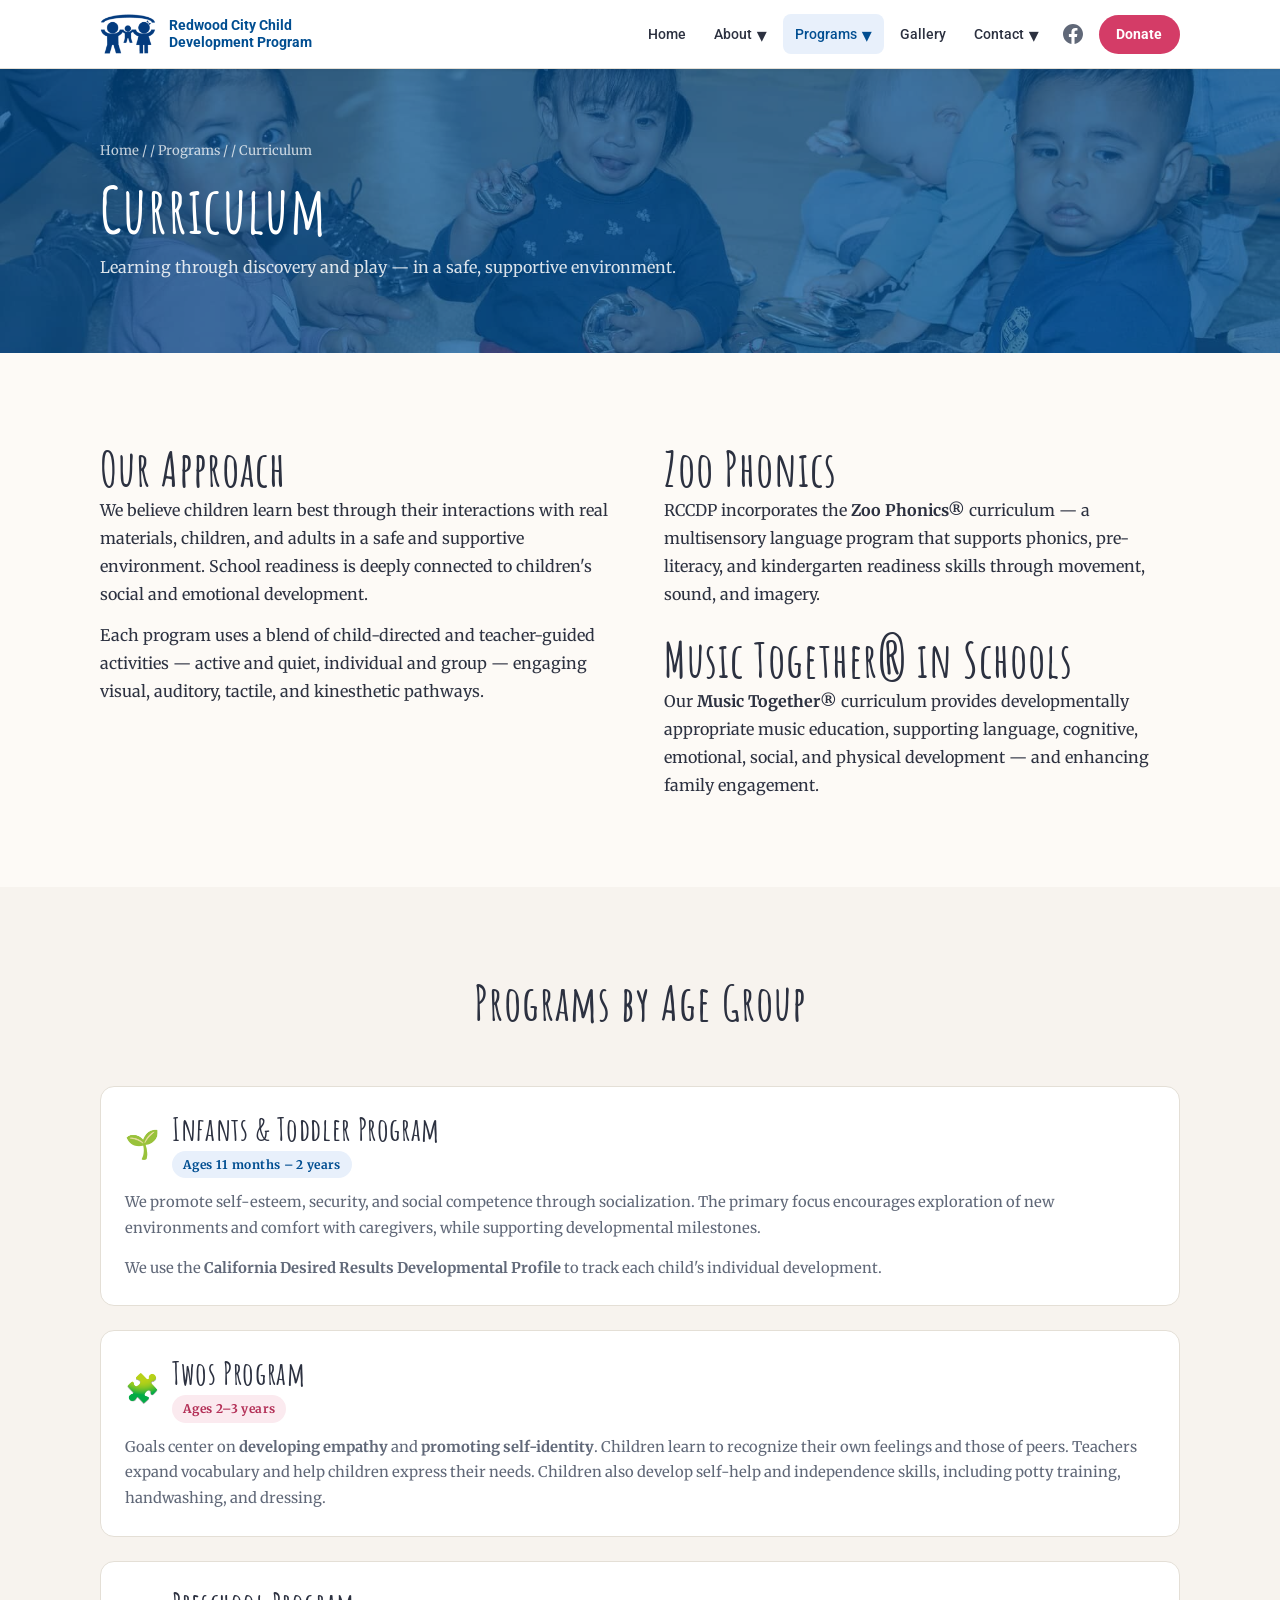
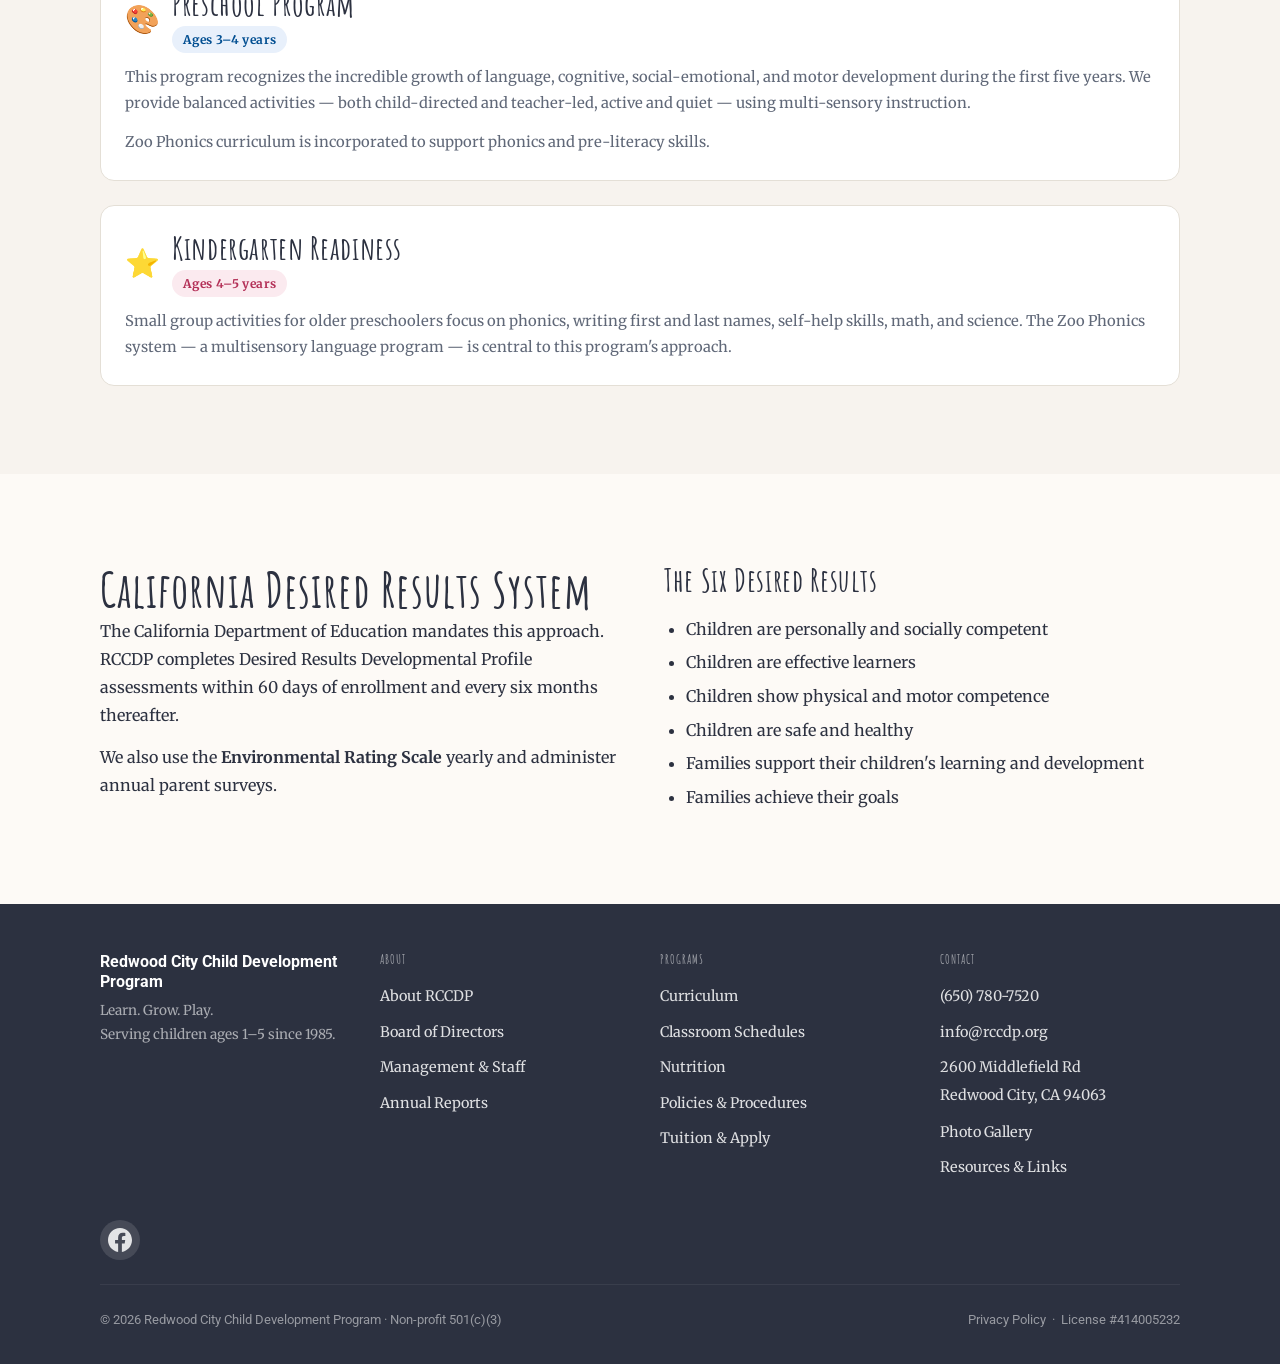
<file: programs/curriculum/index.html>
<!DOCTYPE html>
<html lang="en">
<head>
  <meta charset="UTF-8">
  <meta name="viewport" content="width=device-width, initial-scale=1.0">
  <title>Curriculum | Redwood City Child Development Program</title>
  <meta name="description" content="RCCDP's developmentally appropriate curriculum for infants, toddlers, preschoolers, and kindergarten-ready children.">
  <link rel="icon" type="image/png" href="/assets/images/favicon-32.png">
  <link rel="preconnect" href="https://fonts.googleapis.com">
  <link rel="preconnect" href="https://fonts.gstatic.com" crossorigin>
  <link href="https://fonts.googleapis.com/css2?family=Poppins:wght@400;500;600;700&display=swap" rel="stylesheet">
  <link rel="stylesheet" href="/assets/css/style.css">
</head>
<body>

<div id="site-header"></div>

<main id="main">

  <section class="page-hero" style="--page-hero-img: url('/assets/images/SY-0001.jpg')">
    <div class="container">
      <nav class="breadcrumb" aria-label="Breadcrumb">
        <a href="/">Home</a><span> / </span><a href="/programs/curriculum/">Programs</a><span> / Curriculum</span>
      </nav>
      <h1>Curriculum</h1>
      <p>Learning through discovery and play — in a safe, supportive environment.</p>
    </div>
  </section>

  <!-- ── Overview ──────────────────────────────────────────────── -->
  <section class="section">
    <div class="container">
      <div class="grid-2" style="align-items:start; gap:3rem">
        <div>
          <h2>Our Approach</h2>
          <p>We believe children learn best through their interactions with real materials, children, and adults in a safe and supportive environment. School readiness is deeply connected to children's social and emotional development.</p>
          <p>Each program uses a blend of child-directed and teacher-guided activities — active and quiet, individual and group — engaging visual, auditory, tactile, and kinesthetic pathways.</p>
        </div>
        <div>
          <h2>Zoo Phonics</h2>
          <p>RCCDP incorporates the <strong>Zoo Phonics®</strong> curriculum — a multisensory language program that supports phonics, pre-literacy, and kindergarten readiness skills through movement, sound, and imagery.</p>
          <h2 style="margin-top:1.5rem">Music Together® in Schools</h2>
          <p>Our <strong>Music Together®</strong> curriculum provides developmentally appropriate music education, supporting language, cognitive, emotional, social, and physical development — and enhancing family engagement.</p>
        </div>
      </div>
    </div>
  </section>

  <!-- ── Programs by Age ───────────────────────────────────────── -->
  <section class="section section--alt">
    <div class="container">
      <div class="section__header">
        <h2>Programs by Age Group</h2>
      </div>
      <div style="display:grid; gap:1.5rem">

        <div class="card" id="toddlers">
          <div class="card__body">
            <div style="display:flex; align-items:center; gap:.75rem; margin-bottom:.75rem">
              <span style="font-size:1.75rem">🌱</span>
              <div>
                <h3 style="margin:0">Infants &amp; Toddler Program</h3>
                <span class="chip chip--primary" style="margin-top:.2rem">Ages 11 months – 2 years</span>
              </div>
            </div>
            <p>We promote self-esteem, security, and social competence through socialization. The primary focus encourages exploration of new environments and comfort with caregivers, while supporting developmental milestones.</p>
            <p>We use the <strong>California Desired Results Developmental Profile</strong> to track each child's individual development.</p>
          </div>
        </div>

        <div class="card">
          <div class="card__body">
            <div style="display:flex; align-items:center; gap:.75rem; margin-bottom:.75rem">
              <span style="font-size:1.75rem">🧩</span>
              <div>
                <h3 style="margin:0">Twos Program</h3>
                <span class="chip chip--accent" style="margin-top:.2rem">Ages 2–3 years</span>
              </div>
            </div>
            <p>Goals center on <strong>developing empathy</strong> and <strong>promoting self-identity</strong>. Children learn to recognize their own feelings and those of peers. Teachers expand vocabulary and help children express their needs. Children also develop self-help and independence skills, including potty training, handwashing, and dressing.</p>
          </div>
        </div>

        <div class="card" id="preschool">
          <div class="card__body">
            <div style="display:flex; align-items:center; gap:.75rem; margin-bottom:.75rem">
              <span style="font-size:1.75rem">🎨</span>
              <div>
                <h3 style="margin:0">Preschool Program</h3>
                <span class="chip chip--primary" style="margin-top:.2rem">Ages 3–4 years</span>
              </div>
            </div>
            <p>This program recognizes the incredible growth of language, cognitive, social-emotional, and motor development during the first five years. We provide balanced activities — both child-directed and teacher-led, active and quiet — using multi-sensory instruction.</p>
            <p>Zoo Phonics curriculum is incorporated to support phonics and pre-literacy skills.</p>
          </div>
        </div>

        <div class="card" id="kready">
          <div class="card__body">
            <div style="display:flex; align-items:center; gap:.75rem; margin-bottom:.75rem">
              <span style="font-size:1.75rem">⭐</span>
              <div>
                <h3 style="margin:0">Kindergarten Readiness</h3>
                <span class="chip chip--accent" style="margin-top:.2rem">Ages 4–5 years</span>
              </div>
            </div>
            <p>Small group activities for older preschoolers focus on phonics, writing first and last names, self-help skills, math, and science. The Zoo Phonics system — a multisensory language program — is central to this program's approach.</p>
          </div>
        </div>

      </div>
    </div>
  </section>

  <!-- ── Desired Results ───────────────────────────────────────── -->
  <section class="section">
    <div class="container">
      <div class="grid-2" style="align-items:start; gap:3rem">
        <div>
          <h2>California Desired Results System</h2>
          <p>The California Department of Education mandates this approach. RCCDP completes Desired Results Developmental Profile assessments within 60 days of enrollment and every six months thereafter.</p>
          <p>We also use the <strong>Environmental Rating Scale</strong> yearly and administer annual parent surveys.</p>
        </div>
        <div>
          <h3 style="margin-bottom:1rem">The Six Desired Results</h3>
          <ul class="body-list">
            <li>Children are personally and socially competent</li>
            <li>Children are effective learners</li>
            <li>Children show physical and motor competence</li>
            <li>Children are safe and healthy</li>
            <li>Families support their children's learning and development</li>
            <li>Families achieve their goals</li>
          </ul>
        </div>
      </div>
    </div>
  </section>

</main>

<div id="site-footer"></div>
<script src="/assets/js/components.js"></script>
</body>
</html>
</file>
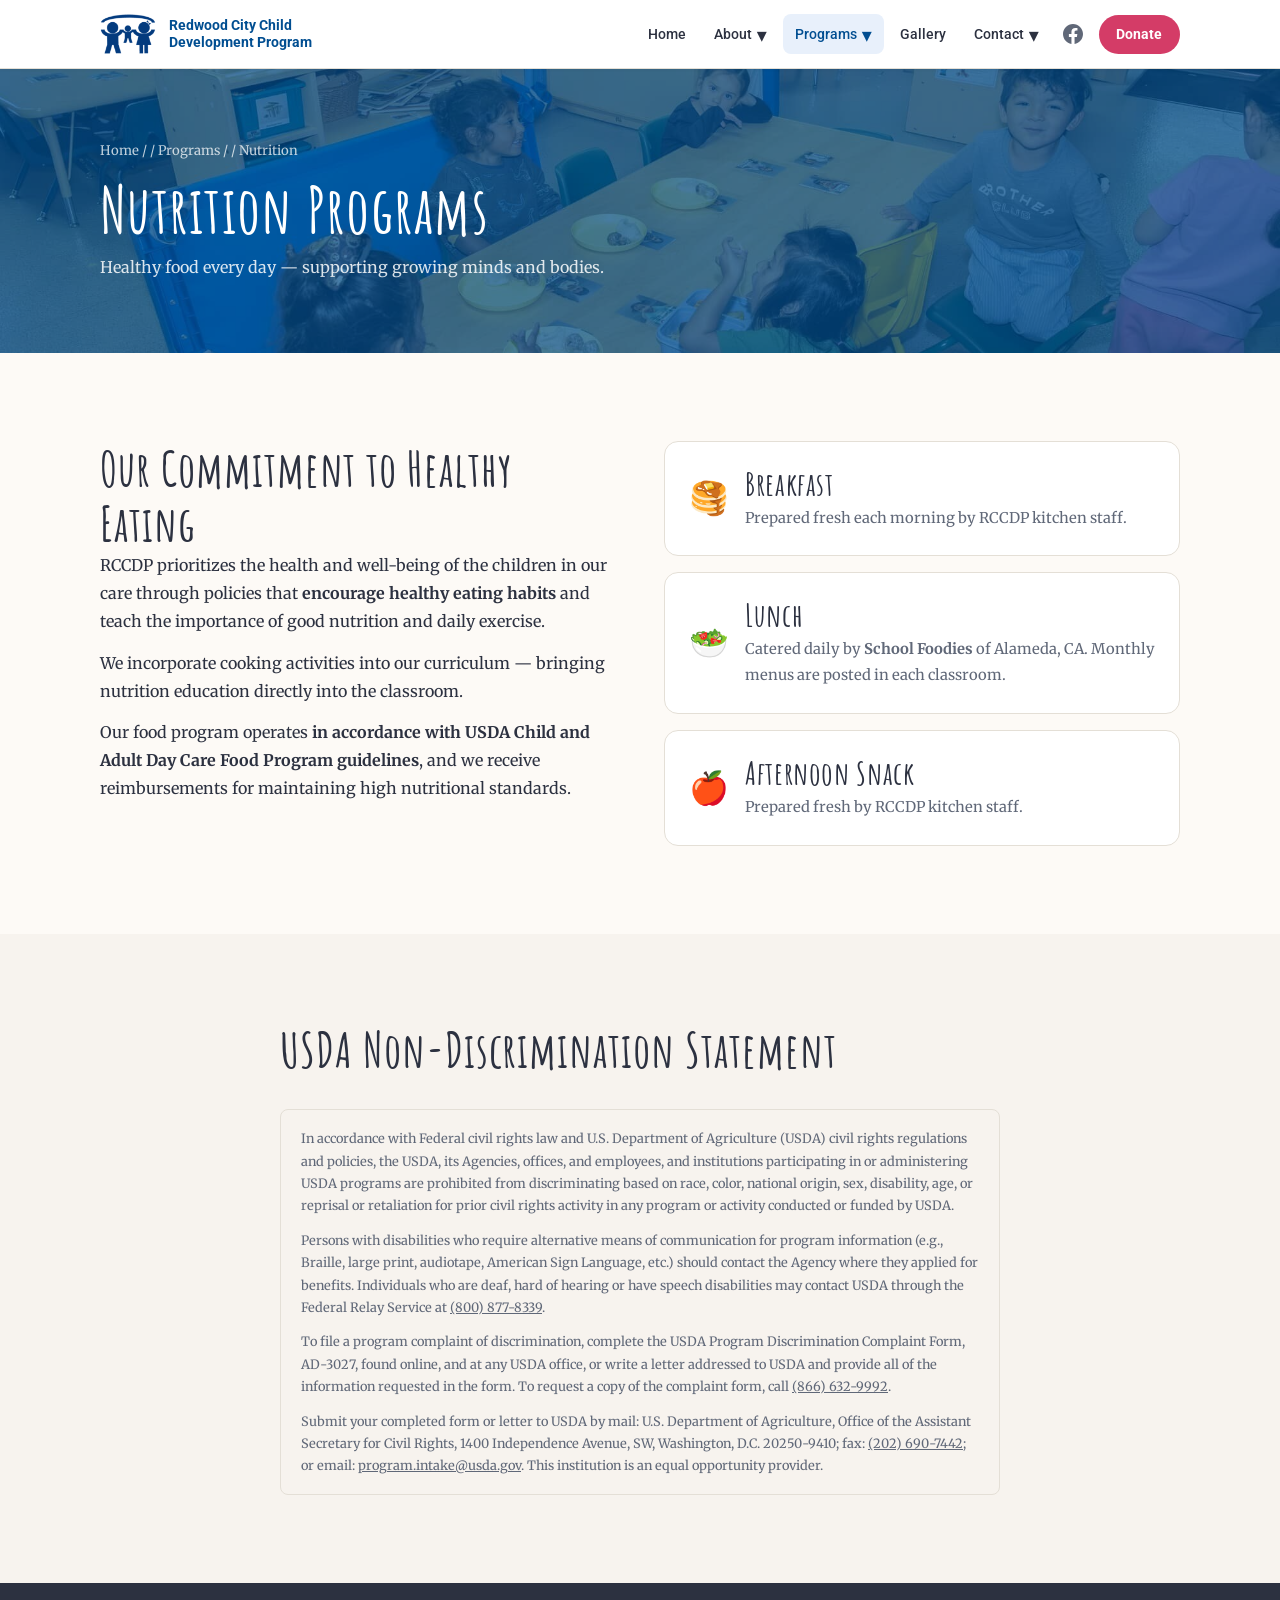
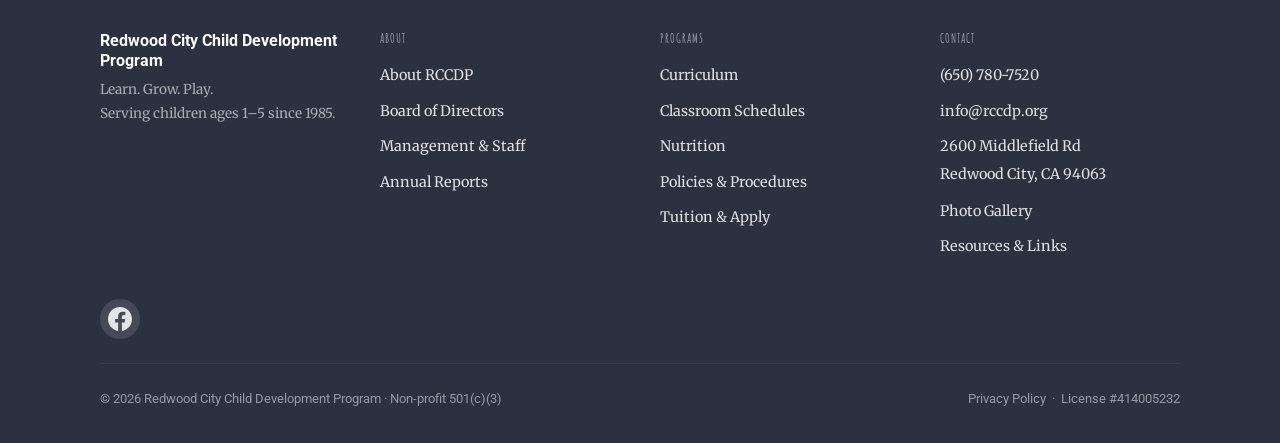
<file: programs/nutrition/index.html>
<!DOCTYPE html>
<html lang="en">
<head>
  <meta charset="UTF-8">
  <meta name="viewport" content="width=device-width, initial-scale=1.0">
  <title>Nutrition Programs | Redwood City Child Development Program</title>
  <meta name="description" content="RCCDP provides daily nutritious meals — breakfast, lunch, and snack — following USDA Child and Adult Day Care Food Program guidelines.">
  <link rel="icon" type="image/png" href="/assets/images/favicon-32.png">
  <link rel="preconnect" href="https://fonts.googleapis.com">
  <link rel="preconnect" href="https://fonts.gstatic.com" crossorigin>
  <link href="https://fonts.googleapis.com/css2?family=Poppins:wght@400;500;600;700&display=swap" rel="stylesheet">
  <link rel="stylesheet" href="/assets/css/style.css">
</head>
<body>

<div id="site-header"></div>

<main id="main">

  <section class="page-hero" style="--page-hero-img: url('/assets/images/SY-0375.jpg')">
    <div class="container">
      <nav class="breadcrumb" aria-label="Breadcrumb">
        <a href="/">Home</a><span> / </span><a href="/programs/curriculum/">Programs</a><span> / Nutrition</span>
      </nav>
      <h1>Nutrition Programs</h1>
      <p>Healthy food every day — supporting growing minds and bodies.</p>
    </div>
  </section>

  <section class="section">
    <div class="container">
      <div class="grid-2" style="align-items:start; gap:3rem">

        <div>
          <h2>Our Commitment to Healthy Eating</h2>
          <p>RCCDP prioritizes the health and well-being of the children in our care through policies that <strong>encourage healthy eating habits</strong> and teach the importance of good nutrition and daily exercise.</p>
          <p>We incorporate cooking activities into our curriculum — bringing nutrition education directly into the classroom.</p>
          <p>Our food program operates <strong>in accordance with USDA Child and Adult Day Care Food Program guidelines</strong>, and we receive reimbursements for maintaining high nutritional standards.</p>
        </div>

        <div style="display:grid; gap:1rem">
          <div class="card">
            <div class="card__body">
              <div style="display:flex; gap:1rem; align-items:center">
                <span style="font-size:2rem">🥞</span>
                <div>
                  <h3 style="margin-bottom:.2rem">Breakfast</h3>
                  <p style="margin:0">Prepared fresh each morning by RCCDP kitchen staff.</p>
                </div>
              </div>
            </div>
          </div>

          <div class="card">
            <div class="card__body">
              <div style="display:flex; gap:1rem; align-items:center">
                <span style="font-size:2rem">🥗</span>
                <div>
                  <h3 style="margin-bottom:.2rem">Lunch</h3>
                  <p style="margin:0">Catered daily by <strong>School Foodies</strong> of Alameda, CA. Monthly menus are posted in each classroom.</p>
                </div>
              </div>
            </div>
          </div>

          <div class="card">
            <div class="card__body">
              <div style="display:flex; gap:1rem; align-items:center">
                <span style="font-size:2rem">🍎</span>
                <div>
                  <h3 style="margin-bottom:.2rem">Afternoon Snack</h3>
                  <p style="margin:0">Prepared fresh by RCCDP kitchen staff.</p>
                </div>
              </div>
            </div>
          </div>
        </div>

      </div>
    </div>
  </section>

  <section class="section section--alt">
    <div class="container" style="max-width:800px">
      <h2 style="margin-bottom:1rem">USDA Non-Discrimination Statement</h2>
      <div class="usda-notice">
        <p>In accordance with Federal civil rights law and U.S. Department of Agriculture (USDA) civil rights regulations and policies, the USDA, its Agencies, offices, and employees, and institutions participating in or administering USDA programs are prohibited from discriminating based on race, color, national origin, sex, disability, age, or reprisal or retaliation for prior civil rights activity in any program or activity conducted or funded by USDA.</p>
        <p style="margin-top:.75rem">Persons with disabilities who require alternative means of communication for program information (e.g., Braille, large print, audiotape, American Sign Language, etc.) should contact the Agency where they applied for benefits. Individuals who are deaf, hard of hearing or have speech disabilities may contact USDA through the Federal Relay Service at <a href="tel:8008778339">(800) 877-8339</a>.</p>
        <p style="margin-top:.75rem">To file a program complaint of discrimination, complete the USDA Program Discrimination Complaint Form, AD-3027, found online, and at any USDA office, or write a letter addressed to USDA and provide all of the information requested in the form. To request a copy of the complaint form, call <a href="tel:8665321960">(866) 632-9992</a>.</p>
        <p style="margin-top:.75rem">Submit your completed form or letter to USDA by mail: U.S. Department of Agriculture, Office of the Assistant Secretary for Civil Rights, 1400 Independence Avenue, SW, Washington, D.C. 20250-9410; fax: <a href="tel:2026907442">(202) 690-7442</a>; or email: <a href="mailto:program.intake@usda.gov">program.intake@usda.gov</a>. This institution is an equal opportunity provider.</p>
      </div>
    </div>
  </section>

</main>

<div id="site-footer"></div>
<script src="/assets/js/components.js"></script>
</body>
</html>
</file>
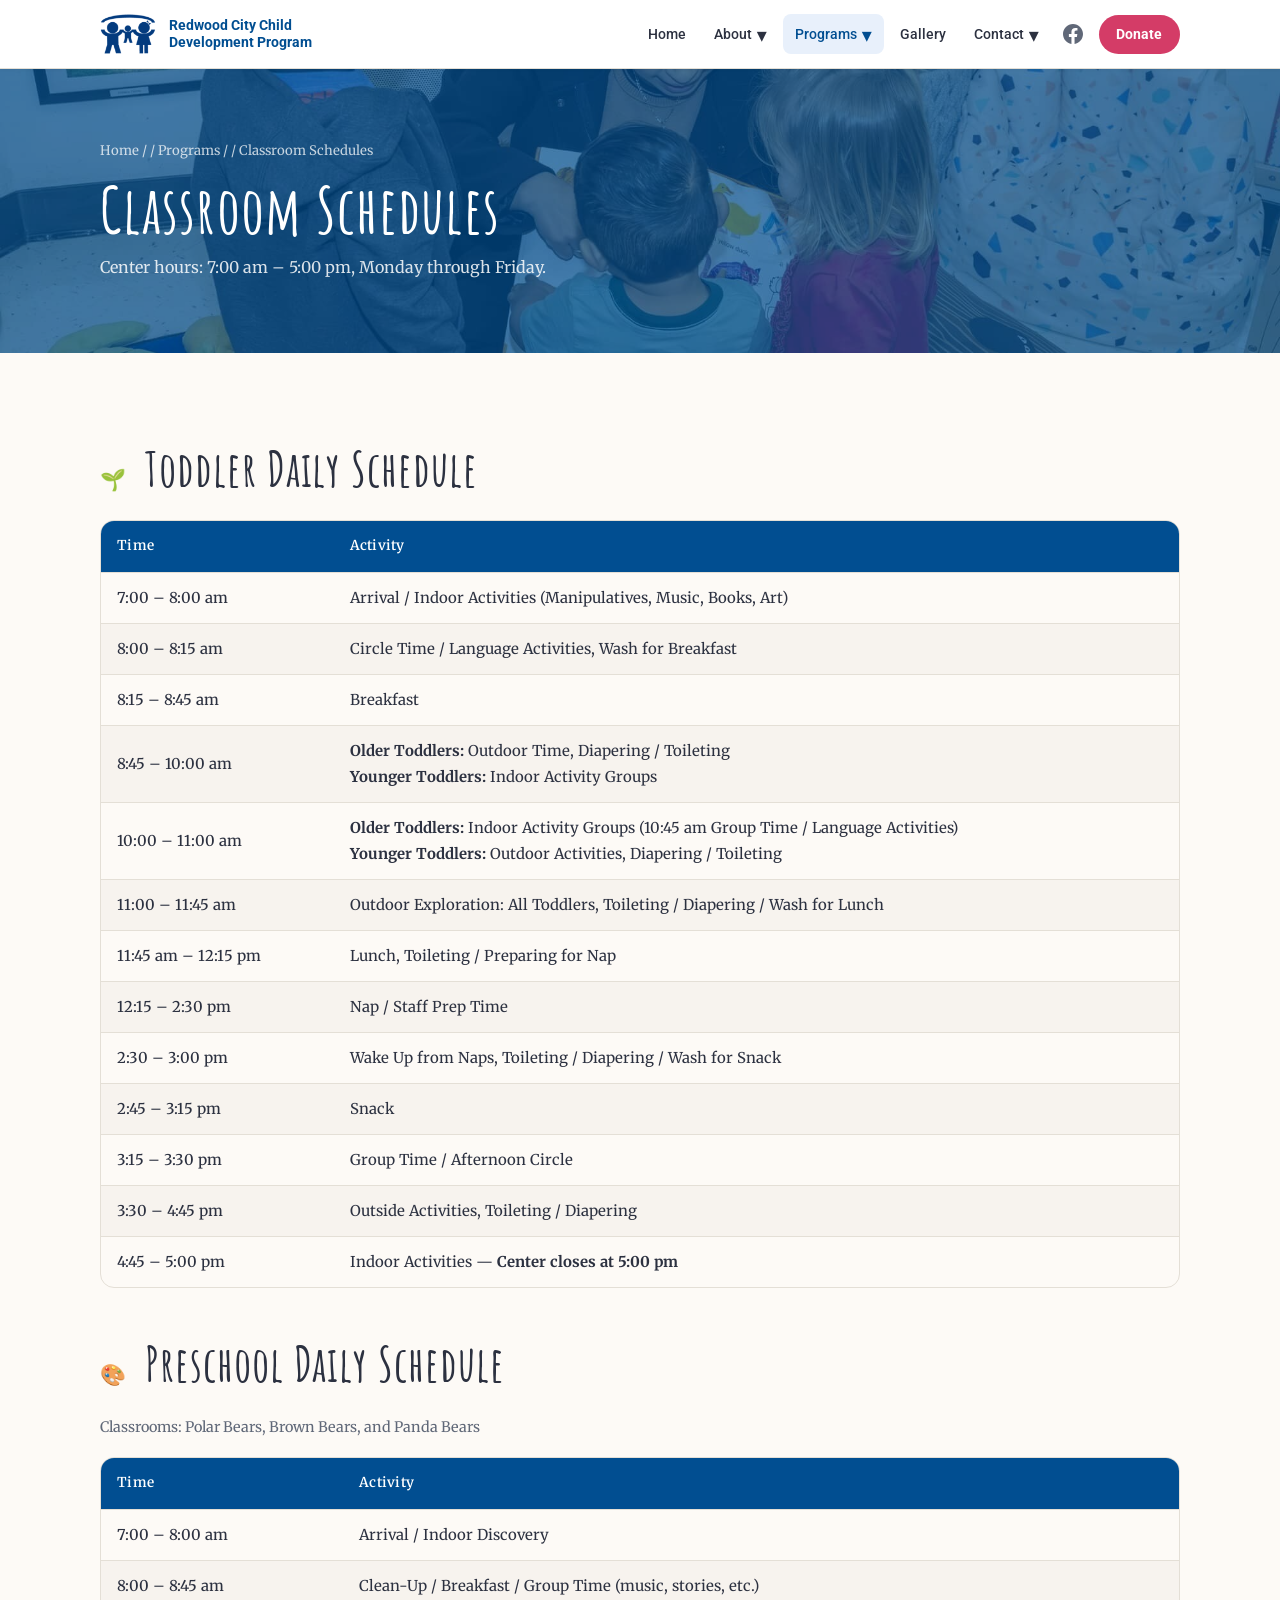
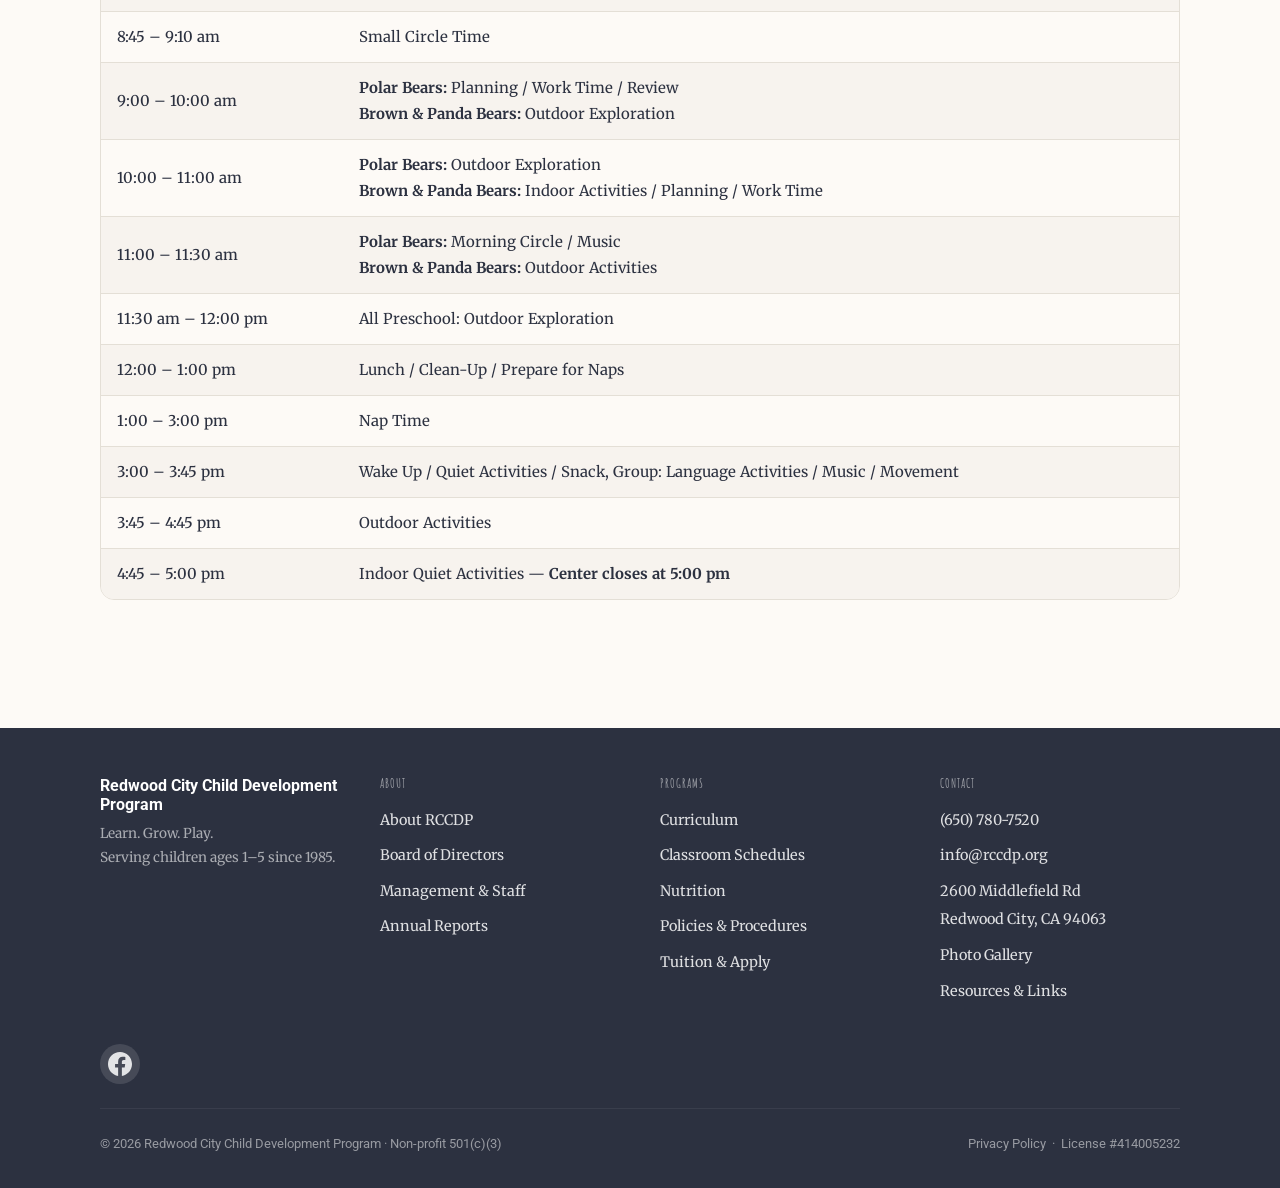
<file: programs/schedules/index.html>
<!DOCTYPE html>
<html lang="en">
<head>
  <meta charset="UTF-8">
  <meta name="viewport" content="width=device-width, initial-scale=1.0">
  <title>Classroom Schedules | Redwood City Child Development Program</title>
  <meta name="description" content="View RCCDP's daily schedules for toddler and preschool programs.">
  <link rel="icon" type="image/png" href="/assets/images/favicon-32.png">
  <link rel="preconnect" href="https://fonts.googleapis.com">
  <link rel="preconnect" href="https://fonts.gstatic.com" crossorigin>
  <link href="https://fonts.googleapis.com/css2?family=Poppins:wght@400;500;600;700&display=swap" rel="stylesheet">
  <link rel="stylesheet" href="/assets/css/style.css">
</head>
<body>

<div id="site-header"></div>

<main id="main">

  <section class="page-hero" style="--page-hero-img: url('/assets/images/SY-0155.jpg')">
    <div class="container">
      <nav class="breadcrumb" aria-label="Breadcrumb">
        <a href="/">Home</a><span> / </span><a href="/programs/curriculum/">Programs</a><span> / Classroom Schedules</span>
      </nav>
      <h1>Classroom Schedules</h1>
      <p>Center hours: 7:00 am – 5:00 pm, Monday through Friday.</p>
    </div>
  </section>

  <section class="section">
    <div class="container">

      <!-- Toddler -->
      <div class="rate-section" id="toddler-schedule">
        <h2 style="margin-bottom:1.5rem">
          <span style="font-size:1.3rem; margin-right:.5rem">🌱</span>
          Toddler Daily Schedule
        </h2>
        <div class="table-wrap">
          <table class="tbl" aria-label="Toddler daily schedule">
            <thead>
              <tr><th scope="col">Time</th><th scope="col">Activity</th></tr>
            </thead>
            <tbody>
              <tr><td>7:00 – 8:00 am</td><td>Arrival / Indoor Activities (Manipulatives, Music, Books, Art)</td></tr>
              <tr><td>8:00 – 8:15 am</td><td>Circle Time / Language Activities, Wash for Breakfast</td></tr>
              <tr><td>8:15 – 8:45 am</td><td>Breakfast</td></tr>
              <tr><td>8:45 – 10:00 am</td><td><strong>Older Toddlers:</strong> Outdoor Time, Diapering / Toileting<br><strong>Younger Toddlers:</strong> Indoor Activity Groups</td></tr>
              <tr><td>10:00 – 11:00 am</td><td><strong>Older Toddlers:</strong> Indoor Activity Groups (10:45 am Group Time / Language Activities)<br><strong>Younger Toddlers:</strong> Outdoor Activities, Diapering / Toileting</td></tr>
              <tr><td>11:00 – 11:45 am</td><td>Outdoor Exploration: All Toddlers, Toileting / Diapering / Wash for Lunch</td></tr>
              <tr><td>11:45 am – 12:15 pm</td><td>Lunch, Toileting / Preparing for Nap</td></tr>
              <tr><td>12:15 – 2:30 pm</td><td>Nap / Staff Prep Time</td></tr>
              <tr><td>2:30 – 3:00 pm</td><td>Wake Up from Naps, Toileting / Diapering / Wash for Snack</td></tr>
              <tr><td>2:45 – 3:15 pm</td><td>Snack</td></tr>
              <tr><td>3:15 – 3:30 pm</td><td>Group Time / Afternoon Circle</td></tr>
              <tr><td>3:30 – 4:45 pm</td><td>Outside Activities, Toileting / Diapering</td></tr>
              <tr><td>4:45 – 5:00 pm</td><td>Indoor Activities — <strong>Center closes at 5:00 pm</strong></td></tr>
            </tbody>
          </table>
        </div>
      </div>

      <!-- Preschool -->
      <div class="rate-section" id="preschool-schedule" style="margin-top:3rem">
        <h2 style="margin-bottom:1.5rem">
          <span style="font-size:1.3rem; margin-right:.5rem">🎨</span>
          Preschool Daily Schedule
        </h2>
        <p style="margin-bottom:1rem; color:var(--clr-text-muted); font-size:.9rem">Classrooms: Polar Bears, Brown Bears, and Panda Bears</p>
        <div class="table-wrap">
          <table class="tbl" aria-label="Preschool daily schedule">
            <thead>
              <tr><th scope="col">Time</th><th scope="col">Activity</th></tr>
            </thead>
            <tbody>
              <tr><td>7:00 – 8:00 am</td><td>Arrival / Indoor Discovery</td></tr>
              <tr><td>8:00 – 8:45 am</td><td>Clean-Up / Breakfast / Group Time (music, stories, etc.)</td></tr>
              <tr><td>8:45 – 9:10 am</td><td>Small Circle Time</td></tr>
              <tr><td>9:00 – 10:00 am</td><td><strong>Polar Bears:</strong> Planning / Work Time / Review<br><strong>Brown &amp; Panda Bears:</strong> Outdoor Exploration</td></tr>
              <tr><td>10:00 – 11:00 am</td><td><strong>Polar Bears:</strong> Outdoor Exploration<br><strong>Brown &amp; Panda Bears:</strong> Indoor Activities / Planning / Work Time</td></tr>
              <tr><td>11:00 – 11:30 am</td><td><strong>Polar Bears:</strong> Morning Circle / Music<br><strong>Brown &amp; Panda Bears:</strong> Outdoor Activities</td></tr>
              <tr><td>11:30 am – 12:00 pm</td><td>All Preschool: Outdoor Exploration</td></tr>
              <tr><td>12:00 – 1:00 pm</td><td>Lunch / Clean-Up / Prepare for Naps</td></tr>
              <tr><td>1:00 – 3:00 pm</td><td>Nap Time</td></tr>
              <tr><td>3:00 – 3:45 pm</td><td>Wake Up / Quiet Activities / Snack, Group: Language Activities / Music / Movement</td></tr>
              <tr><td>3:45 – 4:45 pm</td><td>Outdoor Activities</td></tr>
              <tr><td>4:45 – 5:00 pm</td><td>Indoor Quiet Activities — <strong>Center closes at 5:00 pm</strong></td></tr>
            </tbody>
          </table>
        </div>
      </div>

    </div>
  </section>

</main>

<div id="site-footer"></div>
<script src="/assets/js/components.js"></script>
</body>
</html>
</file>
<file: assets/css/style.css>
@import url('https://fonts.googleapis.com/css2?family=Amatic+SC:wght@400;700&family=Merriweather:ital,wght@0,400;0,700;1,400&family=Roboto:wght@400;500;700&display=swap');

/* =========================================================
   RCCDP — style.css
   Redwood City Child Development Program
   Design: warm, kid-friendly, accessible (WCAG AA)
   Headings: Amatic SC  |  Body: Merriweather  |  UI: Roboto
   ========================================================= */

/* --- Design Tokens ---------------------------------------- */
:root {
  --clr-primary:       #014e91;   /* Infinity Pro navy */
  --clr-primary-dark:  #013a6b;
  --clr-primary-light: #e8f0fb;

  --clr-accent:        #d43c67;   /* Infinity Pro pink — donate, CTAs */
  --clr-accent-dark:   #b33057;
  --clr-accent-light:  #fbeaef;

  --clr-yellow:        #f5c41c;   /* sunshine yellow — badges */

  --clr-bg:            #fdfaf6;   /* warm cream — not stark white */
  --clr-surface:       #ffffff;
  --clr-surface-alt:   #f7f3ee;

  --clr-text:          #2c3140;   /* charcoal, not pure black */
  --clr-text-muted:    #606878;
  --clr-border:        #e4dfd6;

  /* Notepad ruled-lines texture (light blue on cream) */
  --notepad-line:      #d6e4f7;

  --font-heading:      'Amatic SC', cursive;
  --font-body:         'Merriweather', Georgia, serif;
  --font-ui:           'Roboto', system-ui, sans-serif;
  --font:              var(--font-body); /* legacy alias */

  --radius:            14px;
  --radius-sm:          8px;
  --radius-pill:       999px;

  --shadow-sm:  0 1px 4px rgba(0,0,0,0.07);
  --shadow:     0 3px 14px rgba(0,0,0,0.09);
  --shadow-lg:  0 8px 32px rgba(0,0,0,0.12);

  --nav-h:      68px;
  --max-w:      1160px;
  --gap:        clamp(1rem, 3vw, 2rem);
}

/* --- Reset ------------------------------------------------- */
*, *::before, *::after { box-sizing: border-box; margin: 0; padding: 0; }
html { scroll-behavior: smooth; }
img, svg { display: block; max-width: 100%; }
a { color: inherit; }
ul, ol { list-style: none; }
button { cursor: pointer; font: inherit; border: none; background: none; }
table { border-collapse: collapse; width: 100%; }

/* --- Base -------------------------------------------------- */
body {
  font-family: var(--font-body);
  font-size: 1rem;
  line-height: 1.75;
  color: var(--clr-text);
  background: var(--clr-bg);
}

h1, h2, h3, h4 {
  font-family: var(--font-heading);
  line-height: 1.15;
  font-weight: 700;
  color: var(--clr-text);
  letter-spacing: 0.02em;
}
/* Amatic SC reads well at larger sizes */
h1 { font-size: clamp(2.6rem, 6vw, 4rem); }
h2 { font-size: clamp(2rem, 4.5vw, 3rem); }
h3 { font-size: clamp(1.5rem, 3vw, 2rem); }
h4 { font-size: 1.4rem; }

p + p { margin-top: .85rem; }
p + ul, p + ol { margin-top: .5rem; }
ul.body-list, ol.body-list { padding-left: 1.4rem; list-style: disc; }
ul.body-list li, ol.body-list li { margin-bottom: .35rem; }

strong { font-weight: 700; }

/* --- Notepad texture --------------------------------------- */
/* Apply .section--notepad to any section for ruled-paper feel */
.section--notepad {
  background-color: var(--clr-bg);
  background-image:
    repeating-linear-gradient(
      transparent,
      transparent 27px,
      var(--notepad-line) 27px,
      var(--notepad-line) 28px
    );
  background-position: 0 .5rem;
}

/* --- Layout helpers ---------------------------------------- */
.container {
  width: 100%;
  max-width: var(--max-w);
  margin-inline: auto;
  padding-inline: clamp(1rem, 4vw, 2.5rem);
}

.section {
  padding-block: clamp(3rem, 7vw, 5.5rem);
}

.section--alt {
  background: var(--clr-surface-alt);
}

.section--primary {
  background: var(--clr-primary);
  color: #fff;
}
.section--primary h2,
.section--primary h3,
.section--primary p { color: #fff; }

.section__header {
  text-align: center;
  margin-bottom: clamp(2rem, 5vw, 3.5rem);
}
.section__header h2 { margin-bottom: .5rem; }
.section__header p {
  max-width: 60ch;
  margin-inline: auto;
  color: var(--clr-text-muted);
}
.section--primary .section__header p { color: rgba(255,255,255,.8); }

.grid-2 {
  display: grid;
  grid-template-columns: repeat(auto-fit, minmax(min(100%, 480px), 1fr));
  gap: var(--gap);
}
.grid-3 {
  display: grid;
  grid-template-columns: repeat(auto-fit, minmax(min(100%, 300px), 1fr));
  gap: var(--gap);
}

/* --- Buttons ----------------------------------------------- */
.btn {
  display: inline-flex;
  align-items: center;
  gap: .5rem;
  padding: .7rem 1.5rem;
  border-radius: var(--radius-pill);
  font-family: var(--font-ui);
  font-weight: 700;
  font-size: .95rem;
  text-decoration: none;
  transition: background .18s, transform .12s, box-shadow .18s;
}
.btn:hover { transform: translateY(-1px); box-shadow: var(--shadow); }
.btn:active { transform: translateY(0); }

.btn--primary {
  background: var(--clr-primary);
  color: #fff;
}
.btn--primary:hover { background: var(--clr-primary-dark); }

.btn--accent {
  background: var(--clr-accent);
  color: #fff;
}
.btn--accent:hover { background: var(--clr-accent-dark); }

.btn--outline {
  border: 2px solid var(--clr-primary);
  color: var(--clr-primary);
  background: transparent;
}
.btn--outline:hover { background: var(--clr-primary); color: #fff; }

.btn--outline-white {
  border: 2px solid #fff;
  color: #fff;
  background: transparent;
}
.btn--outline-white:hover { background: rgba(255,255,255,.15); }

.btn--lg { padding: .95rem 2rem; font-size: 1.05rem; }

/* --- Navigation -------------------------------------------- */
/* Nav uses Roboto (clean UI sans-serif, not Merriweather body) */
#site-header {
  position: sticky;
  top: 0;
  z-index: 1000;
}

.nav {
  background: var(--clr-surface);
  box-shadow: 0 1px 0 var(--clr-border), var(--shadow-sm);
  height: var(--nav-h);
  display: flex;
  align-items: center;
  font-family: var(--font-ui);
}

.nav__inner {
  display: flex;
  align-items: center;
  justify-content: space-between;
  gap: 1rem;
  width: 100%;
  max-width: var(--max-w);
  margin-inline: auto;
  padding-inline: clamp(1rem, 4vw, 2.5rem);
}

.nav__logo {
  display: flex;
  align-items: center;
  gap: .75rem;
  text-decoration: none;
  flex-shrink: 0;
}
.nav__logo img {
  height: 46px;
  width: auto;
}
.nav__logo-text {
  font-family: var(--font-ui);
  font-weight: 700;
  font-size: .9rem;
  line-height: 1.2;
  color: var(--clr-primary);
  max-width: 150px;
}

.nav__links {
  display: flex;
  align-items: center;
  gap: .25rem;
}

.nav__item {
  position: relative;
}

.nav__link {
  display: block;
  padding: .5rem .75rem;
  font-family: var(--font-ui);
  font-size: .88rem;
  font-weight: 500;
  color: var(--clr-text);
  text-decoration: none;
  border-radius: var(--radius-sm);
  white-space: nowrap;
  transition: color .15s, background .15s;
}
.nav__link:hover,
.nav__link.active { color: var(--clr-primary); background: var(--clr-primary-light); }

/* Facebook icon nav link */
.nav__link--social {
  display: flex;
  align-items: center;
  justify-content: center;
  padding: .4rem .5rem;
  color: var(--clr-text-muted);
  border-radius: var(--radius-sm);
  transition: color .15s, background .15s;
}
.nav__link--social:hover {
  color: #1877f2; /* Facebook blue */
  background: #e8f0fb;
}
.nav__fb-icon { display: block; }

/* Donate button — pink accent */
.nav__link--donate {
  background: var(--clr-accent);
  color: #fff !important;
  padding: .45rem 1.1rem;
  border-radius: var(--radius-pill);
  margin-left: .25rem;
  font-weight: 700;
}
.nav__link--donate:hover { background: var(--clr-accent-dark); }

/* Dropdown */
.nav__item--dropdown:hover .nav__dropdown,
.nav__item--dropdown:focus-within .nav__dropdown { display: block; }

.nav__dropdown-toggle::after {
  content: ' ▾';
  font-size: 1.25rem;
  line-height: 1;
  vertical-align: middle;
}

.nav__dropdown {
  display: none;
  position: absolute;
  top: 100%;          /* flush — no gap so cursor stays in hover area */
  left: 0;
  min-width: 210px;
  background: var(--clr-surface);
  border: 1px solid var(--clr-border);
  border-radius: var(--radius-sm);
  box-shadow: var(--shadow);
  padding: .6rem 0 .4rem; /* top padding creates visual breathing room */
  z-index: 100;
}
.nav__dropdown a {
  display: block;
  padding: .55rem 1.1rem;
  font-size: .85rem;
  font-weight: 500;
  color: var(--clr-text);
  text-decoration: none;
  transition: background .12s, color .12s;
}
.nav__dropdown a:hover { background: var(--clr-primary-light); color: var(--clr-primary); }

/* Hamburger */
.nav__hamburger {
  display: none;
  flex-direction: column;
  gap: 5px;
  padding: .5rem;
  border-radius: var(--radius-sm);
}
.nav__hamburger span {
  display: block;
  width: 24px;
  height: 2px;
  background: var(--clr-text);
  border-radius: 2px;
  transition: transform .25s, opacity .25s;
}
.nav__hamburger[aria-expanded="true"] span:nth-child(1) { transform: translateY(7px) rotate(45deg); }
.nav__hamburger[aria-expanded="true"] span:nth-child(2) { opacity: 0; }
.nav__hamburger[aria-expanded="true"] span:nth-child(3) { transform: translateY(-7px) rotate(-45deg); }

/* Mobile nav */
.nav__mobile {
  display: none;
  background: var(--clr-surface);
  border-top: 1px solid var(--clr-border);
  padding: 1rem 0 1.5rem;
  box-shadow: var(--shadow);
}
.nav__mobile.open { display: block; }

.nav__mobile-list { padding-inline: 1.5rem; }
.nav__mobile-list > li { border-bottom: 1px solid var(--clr-border); }
.nav__mobile-list > li:last-child { border-bottom: none; }

.nav__mobile-list a {
  display: block;
  padding: .7rem 0;
  font-weight: 600;
  font-size: .95rem;
  color: var(--clr-text);
  text-decoration: none;
}
.nav__mobile-list a:hover { color: var(--clr-primary); }

.nav__mobile-sub { padding-left: 1rem; }
.nav__mobile-sub a {
  font-weight: 400;
  font-size: .9rem;
  padding: .45rem 0;
  color: var(--clr-text-muted);
}

.nav__mobile-actions {
  display: flex;
  align-items: center;
  gap: 1rem;
  padding: 1rem 1.5rem 0;
}

.nav__mobile-social {
  display: inline-flex;
  align-items: center;
  gap: .4rem;
  color: var(--clr-text-muted);
  text-decoration: none;
  font-size: .9rem;
  font-weight: 500;
}
.nav__mobile-social:hover { color: #1877f2; }

.nav__mobile-donate {
  display: inline-block;
  padding: .65rem 1.5rem;
  background: var(--clr-accent);
  color: #fff !important;
  border-radius: var(--radius-pill);
  font-weight: 700;
  font-size: .95rem;
  text-decoration: none;
}

/* --- Footer ------------------------------------------------ */
.footer {
  background: var(--clr-text);
  color: rgba(255,255,255,.85);
  padding-block: 3rem 2rem;
}
.footer a { color: rgba(255,255,255,.85); text-decoration: none; }
.footer a:hover { color: #fff; text-decoration: underline; }

.footer__grid {
  display: grid;
  grid-template-columns: repeat(auto-fit, minmax(200px, 1fr));
  gap: 2.5rem;
  margin-bottom: 2.5rem;
}

.footer__brand .nav__logo-text { color: #fff; max-width: 240px; font-size: 1rem; }
.footer__tagline { font-size: .85rem; opacity: .7; margin-top: .5rem; }

.footer__col h4 {
  font-size: .8rem;
  font-weight: 700;
  letter-spacing: .08em;
  text-transform: uppercase;
  color: rgba(255,255,255,.55);
  margin-bottom: .9rem;
}
.footer__col ul li + li { margin-top: .45rem; }
.footer__col ul a { font-size: .9rem; }

.footer__social {
  display: flex;
  align-items: center;
  gap: .75rem;
  margin-bottom: 1.5rem;
}

.footer__social-link {
  display: flex;
  align-items: center;
  justify-content: center;
  width: 40px;
  height: 40px;
  border-radius: 50%;
  background: rgba(255,255,255,.12);
  color: rgba(255,255,255,.8);
  transition: background .18s, color .18s;
  text-decoration: none !important;
}
.footer__social-link:hover {
  background: #1877f2;
  color: #fff;
}

.footer__bottom {
  border-top: 1px solid rgba(255,255,255,.1);
  padding-top: 1.5rem;
  display: flex;
  flex-wrap: wrap;
  gap: .75rem;
  justify-content: space-between;
  align-items: center;
  font-size: .82rem;
  opacity: .6;
  font-family: var(--font-ui);
}

/* --- Photo strips (homepage) ------------------------------- */
.photo-strip {
  display: grid;
  grid-template-columns: repeat(3, 1fr);
  gap: 0;
  height: 280px;
}
.photo-strip--2 {
  grid-template-columns: repeat(2, 1fr);
  height: 240px;
}
.photo-strip img {
  width: 100%;
  height: 100%;
  object-fit: cover;
  display: block;
}

/* Two-photo collage in "about" section */
.photo-collage {
  display: grid;
  grid-template-columns: 1fr 1fr;
  gap: .75rem;
}
.photo-collage img {
  width: 100%;
  height: 220px;
  object-fit: cover;
  border-radius: var(--radius);
  display: block;
}
.photo-collage img:first-child {
  grid-column: 1 / -1; /* full width top photo */
  height: 260px;
}

@media (max-width: 600px) {
  .photo-strip { height: 160px; }
  .photo-strip--2 { height: 140px; }
  .photo-collage img { height: 160px; }
  .photo-collage img:first-child { height: 200px; }
}

/* --- Hero -------------------------------------------------- */
.hero {
  background: var(--clr-primary);
  color: #fff;
  padding-block: clamp(3.5rem, 9vw, 7rem);
  position: relative;
  overflow: hidden;
}
.hero::before {
  content: '';
  position: absolute;
  inset: 0;
  background: url('/assets/images/hero-bg.jpg') center/cover no-repeat;
  opacity: .32;
}
.hero__inner {
  position: relative;
  display: grid;
  grid-template-columns: 1fr;
  gap: 2rem;
  align-items: center;
}
.hero__badge {
  display: inline-block;
  background: var(--clr-yellow);
  color: var(--clr-text);
  font-size: .8rem;
  font-weight: 700;
  letter-spacing: .05em;
  text-transform: uppercase;
  padding: .3rem .9rem;
  border-radius: var(--radius-pill);
  margin-bottom: 1rem;
}
.hero h1 { color: #fff; margin-bottom: .75rem; }
.hero__sub { font-size: clamp(1rem, 2.5vw, 1.2rem); opacity: .9; max-width: 55ch; margin-bottom: 1.75rem; }
.hero__ctas { display: flex; flex-wrap: wrap; gap: .75rem; }

/* --- Page hero (inner pages) ------------------------------- */
.page-hero {
  background: var(--clr-primary);
  color: #fff;
  padding-block: clamp(2.5rem, 6vw, 4.5rem);
  position: relative;
  overflow: hidden;
}
/* Background photo overlay — set via --page-hero-img inline style */
.page-hero::before {
  content: '';
  position: absolute;
  inset: 0;
  background-image: var(--page-hero-img, none);
  background-size: cover;
  background-position: center;
  opacity: .28;
}
.page-hero > .container { position: relative; }
.page-hero h1 { color: #fff; margin-bottom: .4rem; }
.page-hero p { opacity: .85; max-width: 60ch; }

/* Breadcrumb */
.breadcrumb {
  font-size: .82rem;
  opacity: .75;
  margin-bottom: .6rem;
}
.breadcrumb a { color: #fff; text-decoration: none; }
.breadcrumb a:hover { text-decoration: underline; }
.breadcrumb span::before { content: ' / '; }

/* --- Cards ------------------------------------------------- */
.card {
  background: var(--clr-surface);
  border: 1px solid var(--clr-border);
  border-radius: var(--radius);
  overflow: hidden;
  transition: box-shadow .2s, transform .2s;
}
.card:hover { box-shadow: var(--shadow); transform: translateY(-2px); }

.card__body { padding: 1.5rem; }
.card__icon {
  width: 48px;
  height: 48px;
  border-radius: var(--radius-sm);
  display: flex;
  align-items: center;
  justify-content: center;
  font-size: 1.5rem;
  margin-bottom: 1rem;
}
.card__icon--primary { background: var(--clr-primary-light); }
.card__icon--accent  { background: var(--clr-accent-light); }

.card h3 { margin-bottom: .4rem; }
.card p  { font-size: .92rem; color: var(--clr-text-muted); }

/* Staff page — table of contents */
.staff-toc {
  background: var(--clr-primary-light);
  border-radius: var(--radius);
  padding: 1rem 1.25rem;
  margin-bottom: 2.5rem;
  font-family: var(--font-ui);
}
.staff-toc summary {
  cursor: pointer;
  font-weight: 600;
  color: var(--clr-primary);
  list-style: none;
  user-select: none;
}
.staff-toc summary::-webkit-details-marker { display: none; }
.staff-toc summary::before { content: '☰  '; }
.staff-toc[open] summary::before { content: '✕  '; }
.staff-toc nav { margin-top: .85rem; }
.staff-toc nav ul {
  display: flex;
  flex-wrap: wrap;
  gap: .4rem .1rem;
}
.staff-toc nav li::after { content: ' ·'; color: var(--clr-text-muted); }
.staff-toc nav li:last-child::after { content: ''; }
.staff-toc nav a {
  color: var(--clr-primary);
  text-decoration: none;
  font-size: .92rem;
  padding: .1rem .4rem;
}
.staff-toc nav a:hover { text-decoration: underline; }

/* Staff page — photo-left / bio-right rows */
.staff-section { margin-bottom: 3.5rem; }
.staff-section h2 { margin-bottom: 1.75rem; }

.staff-row {
  display: flex;
  gap: 2rem;
  align-items: flex-start;
  padding-bottom: 2rem;
  margin-bottom: 2rem;
  border-bottom: 1px solid var(--clr-border);
}
.staff-row:last-child { border-bottom: none; padding-bottom: 0; margin-bottom: 0; }

.staff-row__photo {
  width: 200px;
  height: auto;           /* full portrait — no crop */
  border-radius: var(--radius);
  flex-shrink: 0;
  background: var(--clr-primary-light);
  display: block;
}

.staff-row__info { flex: 1; min-width: 0; }

.staff-row__name {
  font-family: var(--font-heading);
  font-size: 1.8rem;
  font-weight: 700;
  line-height: 1.15;
  margin-bottom: .1rem;
}
.staff-row__title {
  font-family: var(--font-ui);
  font-size: .88rem;
  font-weight: 600;
  color: var(--clr-primary);
  text-transform: uppercase;
  letter-spacing: .04em;
  margin-bottom: .75rem;
}
.staff-row__bio { font-size: .95rem; line-height: 1.75; }

@media (max-width: 580px) {
  .staff-row { flex-direction: column; gap: 1rem; }
  .staff-row__photo { width: 100%; height: auto; }
}

/* Board card */
.board-grid {
  display: grid;
  grid-template-columns: repeat(auto-fill, minmax(min(100%, 340px), 1fr));
  gap: 1.5rem;
}
.board-card {
  background: var(--clr-surface);
  border: 1px solid var(--clr-border);
  border-radius: var(--radius);
  padding: 1.75rem;
}
.board-card__name { font-weight: 700; font-size: 1.1rem; margin-bottom: .15rem; }
.board-card__role { color: var(--clr-primary); font-weight: 600; font-size: .88rem; margin-bottom: .85rem; }
.board-card p { font-size: .9rem; color: var(--clr-text-muted); line-height: 1.6; }

/* Doc download card */
.doc-grid {
  display: grid;
  grid-template-columns: repeat(auto-fill, minmax(min(100%, 280px), 1fr));
  gap: 1.25rem;
}
.doc-card {
  background: var(--clr-surface);
  border: 1px solid var(--clr-border);
  border-radius: var(--radius);
  padding: 1.25rem 1.5rem;
  display: flex;
  align-items: center;
  gap: 1rem;
  text-decoration: none;
  transition: box-shadow .18s, transform .15s, border-color .15s;
}
.doc-card:hover {
  box-shadow: var(--shadow);
  transform: translateY(-2px);
  border-color: var(--clr-primary);
}
.doc-card__icon {
  font-size: 2rem;
  flex-shrink: 0;
  width: 48px;
  text-align: center;
}
.doc-card__text { flex: 1; min-width: 0; }
.doc-card__name { font-weight: 600; font-size: .95rem; color: var(--clr-text); margin-bottom: .15rem; }
.doc-card__meta { font-size: .8rem; color: var(--clr-text-muted); }

/* --- Tables ------------------------------------------------ */
.table-wrap { overflow-x: auto; -webkit-overflow-scrolling: touch; border-radius: var(--radius); border: 1px solid var(--clr-border); }
.tbl { width: 100%; border-collapse: collapse; font-size: .93rem; }
.tbl thead { background: var(--clr-primary); color: #fff; }
.tbl th { padding: .85rem 1rem; text-align: left; font-weight: 600; font-size: .85rem; letter-spacing: .02em; }
.tbl td { padding: .75rem 1rem; border-top: 1px solid var(--clr-border); }
.tbl tbody tr:hover { background: var(--clr-primary-light); }
.tbl tbody tr:nth-child(even) { background: var(--clr-surface-alt); }
.tbl tbody tr:nth-child(even):hover { background: var(--clr-primary-light); }
.tbl td:first-child { font-weight: 500; }

/* Rate table variant */
.rate-section { margin-bottom: 2.5rem; }
.rate-section h3 {
  background: var(--clr-accent-light);
  border-left: 4px solid var(--clr-accent);
  padding: .75rem 1.1rem;
  border-radius: 0 var(--radius-sm) var(--radius-sm) 0;
  margin-bottom: 0;
  font-size: 1rem;
}

/* --- Highlights / feature strips --------------------------- */
.highlight-strip {
  display: flex;
  flex-wrap: wrap;
  gap: 1.5rem;
  align-items: center;
  justify-content: center;
  padding: 2rem;
  background: var(--clr-primary-light);
  border-radius: var(--radius);
}
.highlight-strip__item {
  text-align: center;
  min-width: 130px;
}
.highlight-strip__num {
  font-size: 2.2rem;
  font-weight: 700;
  color: var(--clr-primary);
  line-height: 1;
}
.highlight-strip__label { font-size: .83rem; color: var(--clr-text-muted); margin-top: .2rem; }

/* --- Quick links (homepage) -------------------------------- */
.quicklinks {
  display: grid;
  grid-template-columns: repeat(auto-fit, minmax(150px, 1fr));
  gap: 1rem;
}
.quicklink {
  display: flex;
  flex-direction: column;
  align-items: center;
  gap: .5rem;
  padding: 1.4rem 1rem;
  background: var(--clr-surface);
  border: 1px solid var(--clr-border);
  border-radius: var(--radius);
  text-decoration: none;
  color: var(--clr-text);
  font-weight: 600;
  font-size: .88rem;
  text-align: center;
  transition: box-shadow .18s, transform .15s, border-color .15s, background .15s;
}
.quicklink:hover {
  border-color: var(--clr-primary);
  background: var(--clr-primary-light);
  color: var(--clr-primary);
  transform: translateY(-2px);
  box-shadow: var(--shadow-sm);
}
.quicklink__icon { font-size: 1.75rem; }

/* --- CTA banner -------------------------------------------- */
.cta-banner {
  background: linear-gradient(135deg, var(--clr-accent) 0%, #d4621a 100%);
  color: #fff;
  border-radius: var(--radius);
  padding: 2.5rem 2rem;
  display: flex;
  flex-wrap: wrap;
  align-items: center;
  justify-content: space-between;
  gap: 1.5rem;
}
.cta-banner h2 { color: #fff; margin-bottom: .35rem; }
.cta-banner p  { color: rgba(255,255,255,.88); max-width: 50ch; }
.cta-banner .btn--outline-white:hover { background: rgba(255,255,255,.2); }

/* --- Contact info ------------------------------------------ */
.contact-block {
  display: flex;
  gap: 1rem;
  align-items: flex-start;
  margin-bottom: 1.25rem;
}
.contact-block__icon {
  font-size: 1.25rem;
  flex-shrink: 0;
  width: 36px;
  height: 36px;
  background: var(--clr-primary-light);
  border-radius: 50%;
  display: flex;
  align-items: center;
  justify-content: center;
  color: var(--clr-primary);
}
.contact-block__label { font-size: .78rem; font-weight: 600; text-transform: uppercase; letter-spacing: .06em; color: var(--clr-text-muted); margin-bottom: .15rem; }
.contact-block__val { font-weight: 500; }
.contact-block__val a { color: var(--clr-primary); text-decoration: none; }
.contact-block__val a:hover { text-decoration: underline; }

/* --- Resources list ---------------------------------------- */
.resource-group { margin-bottom: 2.5rem; }
.resource-group h3 {
  font-size: 1rem;
  font-weight: 700;
  color: var(--clr-primary);
  border-bottom: 2px solid var(--clr-primary-light);
  padding-bottom: .4rem;
  margin-bottom: 1rem;
}
.resource-list li {
  padding: .5rem 0;
  border-bottom: 1px solid var(--clr-border);
  font-size: .93rem;
}
.resource-list li:last-child { border-bottom: none; }
.resource-list a { color: var(--clr-primary); text-decoration: none; font-weight: 500; }
.resource-list a:hover { text-decoration: underline; }

/* --- Lightbox ---------------------------------------------- */
.lightbox-overlay {
  display: none;
  position: fixed;
  inset: 0;
  background: rgba(0,0,0,.82);
  z-index: 9000;
  align-items: center;
  justify-content: center;
  padding: 1rem;
}
.lightbox-overlay.open { display: flex; }
.lightbox-box {
  background: #fff;
  border-radius: var(--radius);
  overflow: hidden;
  width: 100%;
  max-width: 900px;
  max-height: 90vh;
  display: flex;
  flex-direction: column;
  box-shadow: var(--shadow-lg);
}
.lightbox-bar {
  display: flex;
  align-items: center;
  justify-content: space-between;
  padding: .75rem 1rem;
  border-bottom: 1px solid var(--clr-border);
  background: var(--clr-surface-alt);
}
.lightbox-title { font-weight: 600; font-size: .92rem; color: var(--clr-text); white-space: nowrap; overflow: hidden; text-overflow: ellipsis; }
.lightbox-close {
  font-size: 1.4rem;
  color: var(--clr-text-muted);
  padding: .2rem .5rem;
  border-radius: var(--radius-sm);
}
.lightbox-close:hover { background: var(--clr-border); color: var(--clr-text); }
.lightbox-iframe {
  flex: 1;
  width: 100%;
  min-height: 500px;
  border: none;
}
.lightbox-fallback { padding: 2rem; text-align: center; font-size: .92rem; }
.lightbox-fallback a { color: var(--clr-primary); font-weight: 600; }

/* Gallery grid */
.gallery-grid {
  display: grid;
  grid-template-columns: repeat(auto-fill, minmax(min(100%, 240px), 1fr));
  gap: .75rem;
}
.gallery-thumb {
  aspect-ratio: 1;
  overflow: hidden;
  border-radius: var(--radius-sm);
  cursor: pointer;
  position: relative;
}
.gallery-thumb img {
  width: 100%;
  height: 100%;
  object-fit: cover;
  transition: transform .25s;
}
.gallery-thumb:hover img { transform: scale(1.05); }
.gallery-thumb::after {
  content: '🔍';
  position: absolute;
  inset: 0;
  background: rgba(0,0,0,.35);
  display: flex;
  align-items: center;
  justify-content: center;
  font-size: 1.5rem;
  opacity: 0;
  transition: opacity .2s;
}
.gallery-thumb:hover::after { opacity: 1; }

/* --- Stories ----------------------------------------------- */
.story-card {
  background: var(--clr-surface);
  border: 1px solid var(--clr-border);
  border-left: 4px solid var(--clr-primary);
  border-radius: 0 var(--radius) var(--radius) 0;
  padding: 1.5rem 1.75rem;
}
.story-card h3 { margin-bottom: .5rem; }
.story-card p { font-size: .92rem; color: var(--clr-text-muted); }

/* --- Notices ----------------------------------------------- */
.notice {
  background: var(--clr-primary-light);
  border-left: 4px solid var(--clr-primary);
  border-radius: 0 var(--radius-sm) var(--radius-sm) 0;
  padding: 1rem 1.25rem;
  font-size: .9rem;
  color: var(--clr-text);
}
.notice a { color: var(--clr-primary); }

/* USDA notice */
.usda-notice {
  background: var(--clr-surface-alt);
  border: 1px solid var(--clr-border);
  border-radius: var(--radius-sm);
  padding: 1.1rem 1.25rem;
  font-size: .8rem;
  color: var(--clr-text-muted);
  margin-top: 2rem;
}

/* --- Schedule label chips ---------------------------------- */
.chip {
  display: inline-block;
  padding: .2rem .7rem;
  border-radius: var(--radius-pill);
  font-size: .75rem;
  font-weight: 700;
  letter-spacing: .03em;
}
.chip--primary { background: var(--clr-primary-light); color: var(--clr-primary); }
.chip--accent  { background: var(--clr-accent-light);  color: var(--clr-accent-dark); }

/* --- Privacy policy prose ---------------------------------- */
.prose h2 { margin-top: 2.5rem; margin-bottom: .75rem; font-size: 1.3rem; }
.prose h3 { margin-top: 2rem; margin-bottom: .5rem; }
.prose p  { margin-bottom: 1rem; }
.prose ul { list-style: disc; padding-left: 1.5rem; margin-bottom: 1rem; }
.prose ul li { margin-bottom: .3rem; }
.prose a  { color: var(--clr-primary); }

/* --- Responsive -------------------------------------------- */
@media (max-width: 860px) {
  .nav__links { display: none; }
  .nav__hamburger { display: flex; }
}

@media (max-width: 600px) {
  .cta-banner { flex-direction: column; text-align: center; }
  .highlight-strip { gap: 1rem; }
  .hero__ctas { flex-direction: column; align-items: flex-start; }
}

/* --- Skip link (accessibility) ----------------------------- */
.skip-link {
  position: absolute;
  top: -100%;
  left: 0;
  background: var(--clr-primary);
  color: #fff;
  padding: .5rem 1rem;
  border-radius: 0 0 var(--radius-sm) 0;
  font-weight: 600;
  z-index: 9999;
}
.skip-link:focus { top: 0; }
</file>
